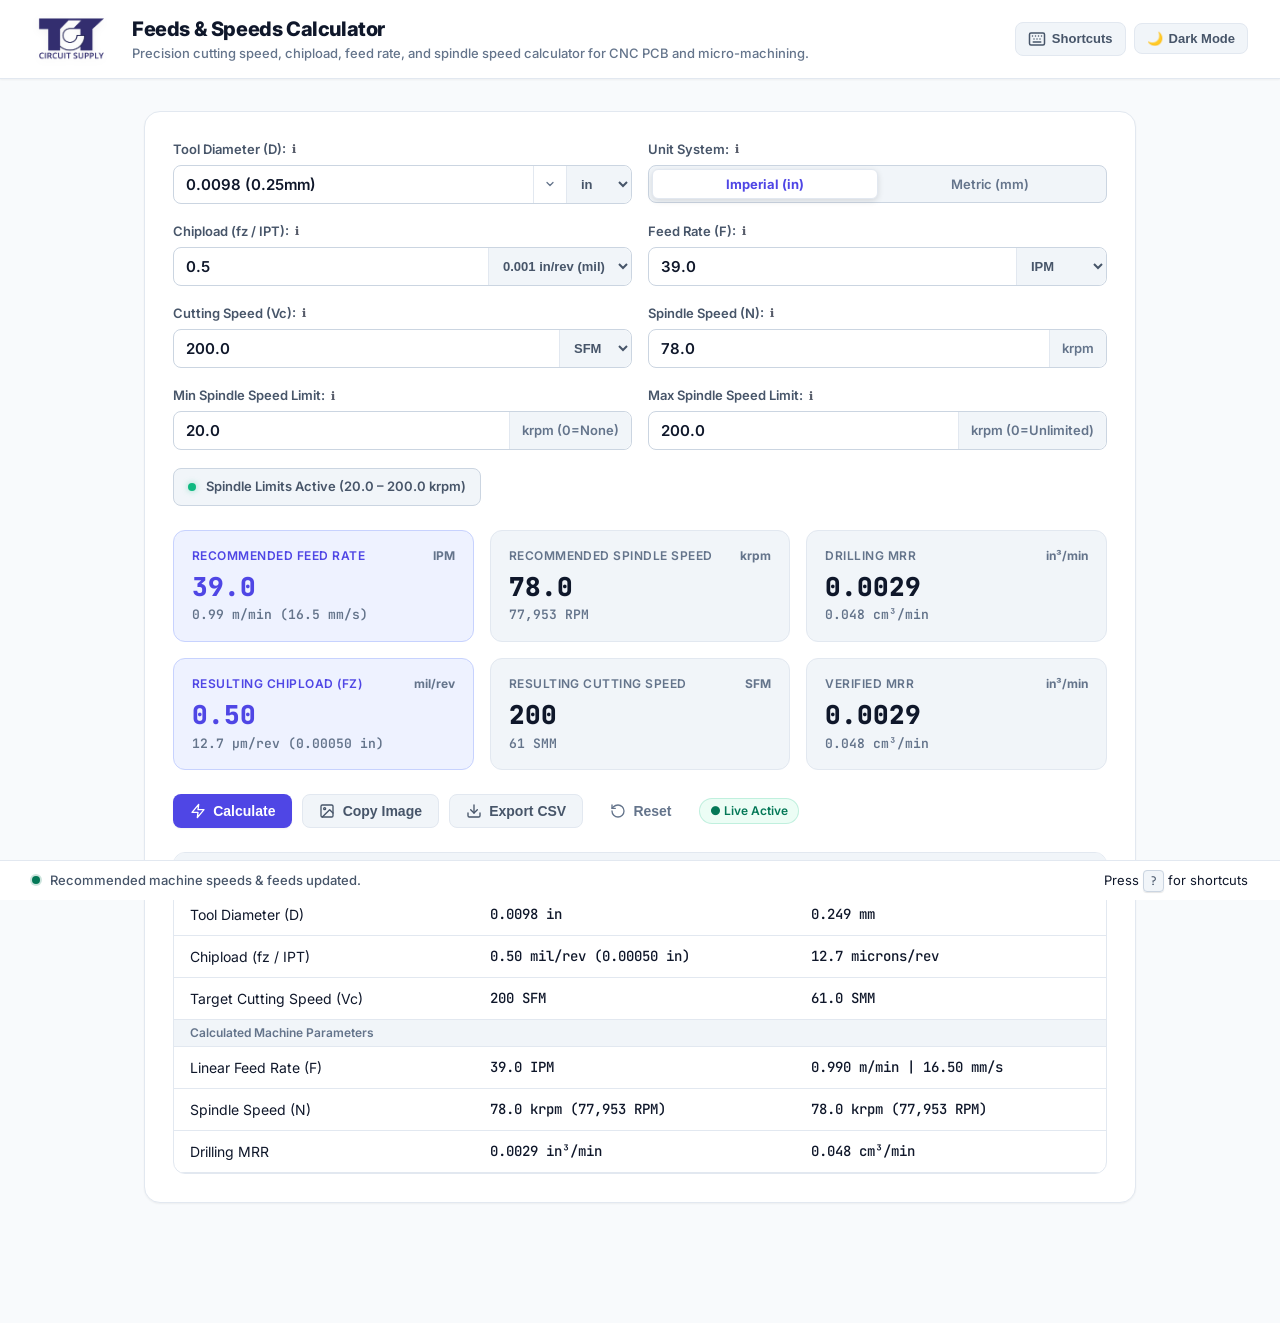
<file: index.html>
<!DOCTYPE html>
<html lang="en" data-device="unknown">
<head>
    <meta charset="UTF-8">
    <meta name="viewport" content="width=device-width, initial-scale=1.0">
    <title>TCT Feeds & Speeds Calculator | Engineering Portal</title>
    <link rel="icon" type="image/png" href="[data-uri]">
    <link rel="shortcut icon" type="image/png" href="[data-uri]">
    <link rel="apple-touch-icon" href="[data-uri]">
    <style>
/* ==========================================================================
   TCT Feeds & Speeds Calculator - Modern Engineering Design System
   ========================================================================== */

:root {
    /* Color Tokens (Light Theme) */
    --bg-page: #f8fafc;
    --bg-surface: #ffffff;
    --bg-surface-elevated: #ffffff;
    --bg-surface-muted: #f1f5f9;
    --bg-surface-hover: #e2e8f0;
    
    --text-primary: #0f172a;
    --text-secondary: #475569;
    --text-muted: #64748b;
    --text-inverse: #ffffff;
    
    --brand-primary: #4f46e5;
    --brand-primary-hover: #4338ca;
    --brand-primary-subtle: #eef2ff;
    --brand-primary-border: #c7d2fe;
    
    --accent-recommend: #0284c7;
    --accent-recommend-subtle: #f0f9ff;
    --accent-verify: #0d9488;
    --accent-verify-subtle: #f0fdfa;
    
    --border-subtle: #e2e8f0;
    --border-strong: #cbd5e1;
    --border-focus: #4f46e5;
    
    --state-warning-bg: #fffbeb;
    --state-warning-border: #fde68a;
    --state-warning-text: #b45309;
    --state-warning-icon: #f59e0b;
    
    --state-success-bg: #ecfdf5;
    --state-success-text: #047857;
    
    --shadow-sm: 0 1px 2px 0 rgba(0, 0, 0, 0.05);
    --shadow-md: 0 4px 6px -1px rgba(0, 0, 0, 0.07), 0 2px 4px -2px rgba(0, 0, 0, 0.05);
    --shadow-lg: 0 10px 15px -3px rgba(0, 0, 0, 0.08), 0 4px 6px -4px rgba(0, 0, 0, 0.04);
    --shadow-xl: 0 20px 25px -5px rgba(0, 0, 0, 0.1), 0 8px 10px -6px rgba(0, 0, 0, 0.04);

    --radius-sm: 0.375rem;
    --radius-md: 0.5rem;
    --radius-lg: 0.75rem;
    --radius-xl: 1rem;
    --radius-full: 9999px;
    
    --font-sans: 'Inter', system-ui, -apple-system, BlinkMacSystemFont, 'Segoe UI', Roboto, sans-serif;
    --font-mono: 'JetBrains Mono', ui-monospace, SFMono-Regular, Menlo, Monaco, Consolas, monospace;

    /* Responsive Breakpoints */
    --bp-tablet: 768px;
    --bp-desktop: 1024px;
}

[data-theme="dark"] {
    /* Color Tokens (Dark Theme) */
    --bg-page: #0b0f19;
    --bg-surface: #131b2e;
    --bg-surface-elevated: #1a243b;
    --bg-surface-muted: #1e293b;
    --bg-surface-hover: #27354f;
    
    --text-primary: #f8fafc;
    --text-secondary: #cbd5e1;
    --text-muted: #94a3b8;
    --text-inverse: #0f172a;
    
    --brand-primary: #6366f1;
    --brand-primary-hover: #818cf8;
    --brand-primary-subtle: #1e1b4b;
    --brand-primary-border: #3730a3;
    
    --accent-recommend: #38bdf8;
    --accent-recommend-subtle: #082f49;
    --accent-verify: #2dd4bf;
    --accent-verify-subtle: #042f2e;
    
    --border-subtle: #1e293b;
    --border-strong: #334155;
    --border-focus: #818cf8;
    
    --state-warning-bg: #451a03;
    --state-warning-border: #78350f;
    --state-warning-text: #fde68a;
    --state-warning-icon: #fbbf24;
    
    --state-success-bg: #064e3b;
    --state-success-text: #a7f3d0;
    
    --shadow-sm: 0 1px 2px 0 rgba(0, 0, 0, 0.4);
    --shadow-md: 0 4px 6px -1px rgba(0, 0, 0, 0.5);
    --shadow-lg: 0 10px 15px -3px rgba(0, 0, 0, 0.6);
    --shadow-xl: 0 20px 25px -5px rgba(0, 0, 0, 0.7);
}

/* Reset & Base Setup */
*, *::before, *::after {
    box-sizing: border-box;
    margin: 0;
    padding: 0;
}

body {
    font-family: var(--font-sans);
    background-color: var(--bg-page);
    color: var(--text-primary);
    line-height: 1.5;
    min-height: 100vh;
    display: flex;
    flex-direction: column;
    -webkit-font-smoothing: antialiased;
    transition: background-color 0.25s ease, color 0.25s ease;
}

/* Focus Accessibility Styling */
*:focus-visible {
    outline: 2px solid var(--border-focus);
    outline-offset: 2px;
}

/* ==========================================================================
   Header & Navigation
   ========================================================================== */

.app-header {
    background-color: var(--bg-surface);
    border-bottom: 1px solid var(--border-subtle);
    padding: 0.875rem 2rem;
    position: sticky;
    top: 0;
    z-index: 40;
    box-shadow: var(--shadow-sm);
}

.header-container {
    max-width: 1440px;
    margin: 0 auto;
    display: flex;
    justify-content: space-between;
    align-items: center;
    gap: 1.5rem;
}

.brand-area {
    display: flex;
    align-items: center;
    gap: 1.25rem;
}

.brand-logo {
    height: 44px;
    width: auto;
    object-fit: contain;
    filter: drop-shadow(0 2px 4px rgba(0, 0, 0, 0.05));
}

.brand-titles h1 {
    font-size: 1.25rem;
    font-weight: 800;
    letter-spacing: -0.02em;
    color: var(--text-primary);
}

.brand-titles .subtitle {
    font-size: 0.8125rem;
    color: var(--text-muted);
    font-weight: 500;
}

.header-controls {
    display: flex;
    align-items: center;
    gap: 1rem;
}

/* Global Unit Slider Switcher */
.unit-slider-switch {
    position: relative;
    display: flex;
    width: 100%;
    user-select: none;
}

.unit-slider-input {
    position: absolute;
    opacity: 0;
    width: 0;
    height: 0;
    pointer-events: none;
}

.unit-slider-label {
    display: flex;
    align-items: center;
    position: relative;
    width: 100%;
    height: 38px;
    background-color: var(--bg-surface-muted);
    border: 1px solid var(--border-strong);
    border-radius: var(--radius-md);
    cursor: pointer;
    padding: 3px;
    box-sizing: border-box;
    transition: all 0.25s ease;
}

.unit-slider-label:hover {
    border-color: var(--border-focus);
    background-color: var(--bg-surface-hover);
}

.unit-slider-opt {
    position: relative;
    z-index: 3;
    flex: 1;
    text-align: center;
    font-size: 0.8125rem;
    font-weight: 600;
    color: var(--text-muted);
    transition: color 0.25s ease;
    cursor: pointer;
    line-height: 30px;
    user-select: none;
}

.unit-slider-opt.active {
    color: var(--text-primary);
    font-weight: 700;
}

.unit-slider-thumb {
    position: absolute;
    top: 3px;
    left: 3px;
    width: calc(50% - 3px);
    height: 30px;
    background: var(--bg-surface);
    border: 1px solid var(--border-subtle);
    border-radius: var(--radius-sm);
    box-shadow: 0 2px 6px rgba(0, 0, 0, 0.12);
    z-index: 2;
    transition: transform 0.28s cubic-bezier(0.4, 0, 0.2, 1), background-color 0.25s ease, box-shadow 0.25s ease;
}

/* Checked state = Metric */
.unit-slider-input:checked + .unit-slider-label .unit-slider-thumb {
    transform: translateX(100%);
}

.unit-slider-input:checked + .unit-slider-label .opt-metric {
    color: var(--brand-primary);
    font-weight: 700;
}

.unit-slider-input:not(:checked) + .unit-slider-label .opt-imperial,
.unit-slider-input:not(:checked) + .unit-slider-label .opt-inches {
    color: var(--brand-primary);
    font-weight: 700;
}

[data-theme="dark"] .unit-slider-thumb {
    background: #242b35;
    border-color: rgba(255, 255, 255, 0.12);
    box-shadow: 0 2px 8px rgba(0, 0, 0, 0.4);
}

/* Utilities */
.utility-actions {
    display: flex;
    align-items: center;
    gap: 0.5rem;
}

.btn-utility {
    display: flex;
    align-items: center;
    gap: 0.375rem;
    background-color: var(--bg-surface-muted);
    border: 1px solid var(--border-subtle);
    color: var(--text-secondary);
    padding: 0.45rem 0.75rem;
    border-radius: var(--radius-md);
    font-size: 0.8125rem;
    font-weight: 600;
    cursor: pointer;
    transition: all 0.2s ease;
}

.btn-utility:hover {
    background-color: var(--bg-surface-hover);
    color: var(--text-primary);
    border-color: var(--border-strong);
}

/* Workflow Navigation Tabs */
.workflow-nav {
    background-color: var(--bg-surface);
    border-bottom: 1px solid var(--border-subtle);
    padding: 0.5rem 2rem;
}

.nav-container {
    max-width: 1440px;
    margin: 0 auto;
    display: flex;
    justify-content: space-between;
    align-items: center;
}

.mode-tabs {
    display: flex;
    gap: 0.5rem;
}

.mode-tab {
    display: flex;
    align-items: center;
    gap: 0.5rem;
    padding: 0.5rem 1rem;
    border-radius: var(--radius-lg);
    border: 1px solid transparent;
    background: transparent;
    color: var(--text-secondary);
    font-size: 0.875rem;
    font-weight: 600;
    cursor: pointer;
    transition: all 0.2s ease;
}

.mode-tab:hover {
    background-color: var(--bg-surface-muted);
    color: var(--text-primary);
}

.mode-tab.active {
    background-color: var(--brand-primary-subtle);
    color: var(--brand-primary);
    border-color: var(--brand-primary-border);
}

.tab-badge {
    font-size: 0.7rem;
    font-weight: 500;
    padding: 0.125rem 0.375rem;
    border-radius: var(--radius-sm);
    background-color: var(--bg-surface-muted);
    color: var(--text-muted);
}

.mode-tab.active .tab-badge {
    background-color: var(--bg-surface);
    color: var(--brand-primary);
}

.sync-indicator {
    display: flex;
    align-items: center;
    gap: 0.375rem;
    font-size: 0.75rem;
    font-weight: 600;
    color: var(--state-success-text);
    background-color: var(--state-success-bg);
    padding: 0.25rem 0.625rem;
    border-radius: var(--radius-full);
}

/* ==========================================================================
   Main Content Layout
   ========================================================================== */

.main-container {
    flex: 1;
    max-width: 1040px;
    width: 100%;
    margin: 1.5rem auto;
    padding: 0 1.5rem;
}

.panels-grid {
    display: flex;
    justify-content: center;
    width: 100%;
}

.panels-grid .card-panel {
    width: 100%;
}

/* Panel Card */
.card-panel {
    background-color: var(--bg-surface);
    border: 1px solid var(--border-subtle);
    border-radius: var(--radius-xl);
    padding: 1.75rem;
    box-shadow: var(--shadow-sm);
    display: flex;
    flex-direction: column;
    gap: 1.5rem;
    transition: transform 0.2s ease, box-shadow 0.2s ease;
}

.card-panel.panel-hidden {
    display: none;
}

.panel-header {
    display: flex;
    justify-content: space-between;
    align-items: flex-start;
    border-bottom: 1px solid var(--border-subtle);
    padding-bottom: 1rem;
}

.panel-title-area {
    display: flex;
    align-items: center;
    gap: 0.875rem;
}

.workflow-icon {
    font-size: 1.5rem;
    padding: 0.5rem;
    border-radius: var(--radius-lg);
    background-color: var(--bg-surface-muted);
    display: flex;
    align-items: center;
    justify-content: center;
}

.recommend-icon {
    background-color: var(--accent-recommend-subtle);
    color: var(--accent-recommend);
}

.verify-icon {
    background-color: var(--accent-verify-subtle);
    color: var(--accent-verify);
}

.panel-title-area h2 {
    font-size: 1.125rem;
    font-weight: 700;
    color: var(--text-primary);
}

.panel-desc {
    font-size: 0.8125rem;
    color: var(--text-muted);
    margin-top: 0.125rem;
}

.status-chip {
    display: inline-flex;
    align-items: center;
    gap: 0.35rem;
    font-size: 0.75rem;
    font-weight: 600;
    padding: 0.35rem 0.65rem;
    border-radius: var(--radius-full);
    line-height: 1;
}

.live-chip {
    background-color: var(--state-success-bg);
    color: var(--state-success-text);
    border: 1px solid rgba(16, 185, 129, 0.2);
}

/* ==========================================================================
   Form Controls & Inputs
   ========================================================================== */

.config-section {
    display: flex;
    flex-direction: column;
    gap: 1.125rem;
}

.form-row {
    display: flex;
    flex-direction: column;
    gap: 0.375rem;
}

.form-row-grid {
    display: grid;
    grid-template-columns: 1fr 1fr;
    gap: 1rem;
}

.form-row-compact {
    display: flex;
    flex-direction: column;
    gap: 0.375rem;
}

.label-with-tip {
    display: flex;
    align-items: center;
    gap: 0.375rem;
}

.label-with-tip label, .form-row-compact label {
    font-size: 0.8125rem;
    font-weight: 600;
    color: var(--text-secondary);
}

.info-tip {
    font-size: 0.75rem;
    cursor: help;
    opacity: 0.7;
    transition: opacity 0.2s ease;
}

.info-tip:hover {
    opacity: 1;
}

.input-with-unit {
    display: flex;
    position: relative;
    border: 1px solid var(--border-strong);
    border-radius: var(--radius-md);
    background-color: var(--bg-surface);
    transition: border-color 0.2s ease, box-shadow 0.2s ease;
}

.input-with-unit:focus-within {
    border-color: var(--border-focus);
    box-shadow: 0 0 0 3px rgba(79, 70, 229, 0.15);
}

.form-input {
    flex: 1;
    border: none;
    background: transparent;
    padding: 0.55rem 0.75rem;
    font-family: var(--font-sans);
    font-size: 0.9375rem;
    font-weight: 600;
    color: var(--text-primary);
    outline: none;
    min-width: 0;
}

.form-select, .material-select {
    width: 100%;
    padding: 0.55rem 0.75rem;
    border: 1px solid var(--border-strong);
    border-radius: var(--radius-md);
    background-color: var(--bg-surface);
    color: var(--text-primary);
    font-family: var(--font-sans);
    font-size: 0.875rem;
    font-weight: 500;
    outline: none;
    transition: border-color 0.2s ease, box-shadow 0.2s ease;
}

.form-select:focus, .material-select:focus {
    border-color: var(--border-focus);
    box-shadow: 0 0 0 3px rgba(79, 70, 229, 0.15);
}

/* Searchable CSV Autocomplete Component */
.searchable-csv-wrapper {
    position: relative;
    width: 100%;
}

.searchable-input-box {
    display: flex;
    position: relative;
    border: 1px solid var(--border-strong);
    border-radius: var(--radius-md);
    background-color: var(--bg-surface);
    transition: border-color 0.2s ease, box-shadow 0.2s ease;
}

.searchable-input-box:focus-within {
    border-color: var(--border-focus);
    box-shadow: 0 0 0 3px rgba(79, 70, 229, 0.15);
}

.searchable-input {
    flex: 1;
    border: none;
    background: transparent;
    padding: 0.55rem 0.75rem;
    font-family: var(--font-sans);
    font-size: 0.9375rem;
    font-weight: 600;
    color: var(--text-primary);
    outline: none;
    min-width: 0;
}

.searchable-toggle-btn {
    display: flex;
    align-items: center;
    justify-content: center;
    padding: 0 0.625rem;
    background: transparent;
    border: none;
    border-left: 1px solid var(--border-subtle);
    color: var(--text-muted);
    cursor: pointer;
    transition: color 0.15s ease, background-color 0.15s ease;
}

.searchable-toggle-btn:hover {
    color: var(--text-primary);
    background-color: var(--bg-surface-hover);
}

.searchable-toggle-btn.open svg {
    transform: rotate(180deg);
}

/* Searchable Popup */
.searchable-popup {
    position: absolute;
    top: calc(100% + 4px);
    left: 0;
    right: 0;
    background-color: var(--bg-surface);
    border: 1px solid var(--border-strong);
    border-radius: var(--radius-lg);
    box-shadow: var(--shadow-xl);
    z-index: 1000;
    max-height: 250px;
    overflow-y: auto;
    animation: popupFadeIn 0.15s ease-out;
}

@keyframes popupFadeIn {
    from {
        opacity: 0;
        transform: translateY(-4px);
    }
    to {
        opacity: 1;
        transform: translateY(0);
    }
}

.searchable-list {
    list-style: none;
    margin: 0;
    padding: 0.25rem 0;
}

.searchable-item {
    display: flex;
    align-items: center;
    justify-content: space-between;
    padding: 0.5rem 0.875rem;
    font-size: 0.875rem;
    font-weight: 500;
    color: var(--text-primary);
    cursor: pointer;
    transition: background-color 0.1s ease, color 0.1s ease;
}

.searchable-item:hover, .searchable-item.active {
    background-color: var(--bg-surface-hover);
    color: var(--brand-primary);
}

.searchable-item.selected {
    background-color: var(--accent-recommend-subtle);
    font-weight: 700;
}

.searchable-item.custom-item {
    border-top: 1px dashed var(--border-subtle);
    color: var(--brand-primary);
    font-style: italic;
    background-color: var(--bg-surface-muted);
}

.searchable-item.custom-item:hover, .searchable-item.custom-item.active {
    background-color: var(--brand-primary);
    color: #ffffff;
}

.searchable-item .item-badge {
    font-size: 0.6875rem;
    font-weight: 700;
    padding: 0.125rem 0.375rem;
    border-radius: var(--radius-sm);
    background-color: var(--bg-surface-muted);
    color: var(--text-secondary);
}

.searchable-item:hover .item-badge, .searchable-item.active .item-badge {
    background-color: var(--border-focus);
    color: #ffffff;
}

.match-hl {
    background: transparent;
    color: var(--brand-primary);
    font-weight: 700;
    text-decoration: underline;
}

.searchable-item.active .match-hl {
    color: inherit;
}

.searchable-empty {
    padding: 0.75rem 1rem;
    font-size: 0.8125rem;
    color: var(--text-muted);
    text-align: center;
}

.unit-select {
    border: none;
    border-left: 1px solid var(--border-subtle);
    background-color: var(--bg-surface-muted);
    color: var(--text-secondary);
    font-size: 0.8125rem;
    font-weight: 600;
    padding: 0 0.625rem;
    border-top-right-radius: var(--radius-md);
    border-bottom-right-radius: var(--radius-md);
    outline: none;
    cursor: pointer;
}

.unit-static {
    display: flex;
    align-items: center;
    border-left: 1px solid var(--border-subtle);
    background-color: var(--bg-surface-muted);
    color: var(--text-muted);
    font-size: 0.8125rem;
    font-weight: 600;
    padding: 0 0.75rem;
    white-space: nowrap;
    border-top-right-radius: var(--radius-md);
    border-bottom-right-radius: var(--radius-md);
}

/* Advanced Tool Geometry Accordion (Hidden) */
.advanced-details {
    display: none !important;
    background-color: var(--bg-surface-muted);
    border: 1px solid var(--border-subtle);
    border-radius: var(--radius-lg);
    overflow: hidden;
    transition: all 0.2s ease;
}

.advanced-summary {
    display: flex;
    justify-content: space-between;
    align-items: center;
    padding: 0.625rem 1rem;
    font-size: 0.8125rem;
    font-weight: 600;
    color: var(--text-secondary);
    cursor: pointer;
    user-select: none;
}

.advanced-summary:hover {
    color: var(--text-primary);
    background-color: var(--bg-surface-hover);
}

.summary-title {
    display: flex;
    align-items: center;
    gap: 0.375rem;
}

.summary-badge {
    font-size: 0.75rem;
    font-weight: 500;
    color: var(--text-muted);
}

/* Safeguard Status Indicator Pill */
.safeguard-status-row {
    display: flex;
    width: 100%;
}

.safeguard-status-pill {
    display: flex;
    align-items: center;
    gap: 0.625rem;
    height: 38px;
    padding: 0 0.875rem;
    background-color: var(--bg-surface-muted);
    border: 1px solid var(--border-strong);
    border-radius: var(--radius-md);
    font-size: 0.8125rem;
    font-weight: 600;
    color: var(--text-secondary);
    user-select: none;
    box-sizing: border-box;
    transition: all 0.2s ease;
}

.safeguard-dot {
    width: 8px;
    height: 8px;
    border-radius: var(--radius-full);
    background-color: var(--text-muted);
    flex-shrink: 0;
    transition: background-color 0.2s ease, box-shadow 0.2s ease;
}

.safeguard-dot.active {
    background-color: #10b981;
    box-shadow: 0 0 6px rgba(16, 185, 129, 0.4);
}

.safeguard-dot.capped {
    background-color: #f59e0b;
    box-shadow: 0 0 6px rgba(245, 158, 11, 0.5);
}

.safeguard-dot.unlimited {
    background-color: var(--brand-primary);
    box-shadow: 0 0 6px rgba(79, 70, 229, 0.4);
}

/* Spindle Capping Warning Callout */
.capping-callout {
    background-color: var(--state-warning-bg);
    border: 1px solid var(--state-warning-border);
    border-radius: var(--radius-lg);
    padding: 1rem;
    display: flex;
    flex-direction: column;
    gap: 0.625rem;
    animation: fadeIn 0.3s ease;
}

.capping-callout.hidden {
    display: none;
}

.callout-header {
    display: flex;
    align-items: center;
    gap: 0.5rem;
    color: var(--state-warning-text);
    font-size: 0.875rem;
}

.callout-text {
    font-size: 0.8125rem;
    color: var(--state-warning-text);
    line-height: 1.4;
}

.capping-metrics-grid {
    display: grid;
    grid-template-columns: repeat(auto-fit, minmax(130px, 1fr));
    gap: 0.5rem;
    margin-top: 0.25rem;
}

.capping-metric-tile {
    background-color: rgba(255, 255, 255, 0.6);
    border: 1px solid var(--state-warning-border);
    border-radius: var(--radius-sm);
    padding: 0.375rem 0.5rem;
    display: flex;
    flex-direction: column;
}

[data-theme="dark"] .capping-metric-tile {
    background-color: rgba(0, 0, 0, 0.25);
}

.cap-tile-label {
    font-size: 0.6875rem;
    font-weight: 600;
    color: var(--state-warning-text);
}

.cap-tile-val {
    font-family: var(--font-mono);
    font-size: 0.875rem;
    font-weight: 700;
    color: var(--state-warning-text);
}

/* ==========================================================================
   Output KPI Cards
   ========================================================================== */

.kpi-cards-grid {
    display: grid;
    grid-template-columns: repeat(3, 1fr);
    gap: 1rem;
}

@media (max-width: 768px) {
    .kpi-cards-grid {
        grid-template-columns: 1fr;
    }
}

.kpi-card {
    background-color: var(--bg-surface-muted);
    border: 1px solid var(--border-subtle);
    border-radius: var(--radius-lg);
    padding: 1rem 1.125rem;
    display: flex;
    flex-direction: column;
    justify-content: space-between;
    gap: 0.5rem;
    transition: transform 0.2s ease, border-color 0.2s ease;
}

.kpi-card.highlight-kpi {
    background-color: var(--brand-primary-subtle);
    border-color: var(--brand-primary-border);
}

.kpi-header {
    display: flex;
    justify-content: space-between;
    align-items: center;
}

.kpi-label {
    font-size: 0.75rem;
    font-weight: 600;
    color: var(--text-muted);
    text-transform: uppercase;
    letter-spacing: 0.04em;
}

.kpi-card.highlight-kpi .kpi-label {
    color: var(--brand-primary);
}

.kpi-unit {
    font-size: 0.75rem;
    font-weight: 700;
    color: var(--text-muted);
}

.kpi-value-row {
    display: flex;
    flex-direction: column;
}

.kpi-main-val {
    font-family: var(--font-mono);
    font-size: 1.625rem;
    font-weight: 800;
    color: var(--text-primary);
    line-height: 1.1;
}

.kpi-card.highlight-kpi .kpi-main-val {
    color: var(--brand-primary);
}

.kpi-sub-val {
    font-family: var(--font-mono);
    font-size: 0.8125rem;
    font-weight: 600;
    color: var(--text-muted);
    margin-top: 0.25rem;
}

/* ==========================================================================
   Action Toolbar / Dock
   ========================================================================== */

.actions-dock {
    display: flex;
    align-items: center;
    gap: 0.625rem;
    flex-wrap: wrap;
}

.btn {
    display: inline-flex;
    align-items: center;
    gap: 0.45rem;
    padding: 0.5rem 1rem;
    border-radius: var(--radius-md);
    font-size: 0.875rem;
    font-weight: 600;
    cursor: pointer;
    transition: all 0.15s ease;
    border: 1px solid transparent;
}

.btn-primary {
    background-color: var(--brand-primary);
    color: var(--text-inverse);
    box-shadow: var(--shadow-sm);
}

.btn-primary:hover {
    background-color: var(--brand-primary-hover);
    box-shadow: var(--shadow-md);
}

.btn-secondary {
    background-color: var(--bg-surface-muted);
    color: var(--text-secondary);
    border-color: var(--border-subtle);
}

.btn-secondary:hover {
    background-color: var(--bg-surface-hover);
    color: var(--text-primary);
    border-color: var(--border-strong);
}

.btn-ghost {
    background-color: transparent;
    color: var(--text-muted);
    border-color: transparent;
}

.btn-ghost:hover {
    background-color: var(--bg-surface-muted);
    color: var(--text-primary);
}

/* ==========================================================================
   Engineering Results Table
   ========================================================================== */

.table-wrapper {
    overflow-x: auto;
    border: 1px solid var(--border-subtle);
    border-radius: var(--radius-lg);
    background-color: var(--bg-surface);
}

.engineering-table {
    width: 100%;
    border-collapse: collapse;
    font-size: 0.875rem;
}

.engineering-table th, .engineering-table td {
    padding: 0.625rem 1rem;
    text-align: left;
    border-bottom: 1px solid var(--border-subtle);
}

.engineering-table th {
    background-color: var(--bg-surface-muted);
    color: var(--text-secondary);
    font-weight: 700;
    font-size: 0.8125rem;
    text-transform: uppercase;
    letter-spacing: 0.03em;
}

.engineering-table tbody tr:hover {
    background-color: var(--bg-surface-muted);
}

.engineering-table td:nth-child(2), .engineering-table td:nth-child(3) {
    font-family: var(--font-mono);
    font-weight: 500;
}

.engineering-table tr.divider-row td {
    background-color: var(--bg-surface-muted);
    padding: 0.25rem 1rem;
    font-size: 0.75rem;
    color: var(--text-muted);
    font-weight: 600;
}

/* ==========================================================================
   Status Bar & Modals
   ========================================================================== */

.app-status-bar {
    background-color: var(--bg-surface);
    border-top: 1px solid var(--border-subtle);
    padding: 0.625rem 2rem;
    position: sticky;
    bottom: 0;
    z-index: 30;
    display: flex;
    justify-content: space-between;
    align-items: center;
    font-size: 0.8125rem;
}

.status-content {
    display: flex;
    align-items: center;
    gap: 0.625rem;
    color: var(--text-secondary);
    font-weight: 500;
}

.status-pulse {
    width: 8px;
    height: 8px;
    border-radius: var(--radius-full);
    background-color: var(--state-success-text);
    box-shadow: 0 0 0 2px rgba(4, 120, 87, 0.2);
    animation: pulse 2s infinite;
}

.status-shortcuts-hint kbd, .shortcut-item kbd {
    background-color: var(--bg-surface-muted);
    border: 1px solid var(--border-strong);
    border-radius: 4px;
    padding: 0.125rem 0.375rem;
    font-family: var(--font-mono);
    font-size: 0.75rem;
    color: var(--text-secondary);
    box-shadow: 0 1px 1px rgba(0, 0, 0, 0.1);
}

/* Toast Notifications */
.toast-container {
    position: fixed;
    bottom: 3.5rem;
    right: 2rem;
    display: flex;
    flex-direction: column;
    gap: 0.5rem;
    z-index: 100;
    pointer-events: none;
}

.toast {
    background-color: var(--bg-surface-elevated);
    border: 1px solid var(--border-strong);
    box-shadow: var(--shadow-lg);
    color: var(--text-primary);
    padding: 0.75rem 1.125rem;
    border-radius: var(--radius-lg);
    font-size: 0.875rem;
    font-weight: 500;
    display: flex;
    align-items: center;
    gap: 0.75rem;
    pointer-events: auto;
    animation: toastSlideIn 0.25s cubic-bezier(0.16, 1, 0.3, 1);
}

.toast.toast-success {
    border-left: 4px solid var(--state-success-text);
}

.toast-undo-btn {
    background-color: var(--brand-primary);
    color: var(--text-inverse);
    border: none;
    border-radius: var(--radius-sm);
    padding: 0.25rem 0.5rem;
    font-size: 0.75rem;
    font-weight: 700;
    cursor: pointer;
}

/* Shortcuts Modal */
.modal-overlay {
    position: fixed;
    inset: 0;
    background-color: rgba(0, 0, 0, 0.5);
    backdrop-filter: blur(4px);
    display: flex;
    align-items: center;
    justify-content: center;
    z-index: 90;
    animation: fadeIn 0.2s ease;
}

.modal-overlay.hidden {
    display: none;
}

.modal-card {
    background-color: var(--bg-surface);
    border: 1px solid var(--border-strong);
    border-radius: var(--radius-xl);
    box-shadow: var(--shadow-xl);
    width: 90%;
    max-width: 520px;
    overflow: hidden;
}

.modal-header {
    display: flex;
    justify-content: space-between;
    align-items: center;
    padding: 1.25rem 1.5rem;
    border-bottom: 1px solid var(--border-subtle);
}

.modal-title-wrap {
    display: flex;
    align-items: center;
    gap: 0.625rem;
    color: var(--text-primary);
}

.modal-title-wrap h3 {
    font-size: 1rem;
    font-weight: 700;
}

.modal-close-btn {
    background: transparent;
    border: none;
    color: var(--text-muted);
    font-size: 1.25rem;
    cursor: pointer;
    padding: 0.25rem;
}

.modal-close-btn:hover {
    color: var(--text-primary);
}

.modal-body {
    padding: 1.5rem;
}

.shortcut-list {
    display: flex;
    flex-direction: column;
    gap: 0.875rem;
}

.shortcut-item {
    display: flex;
    justify-content: space-between;
    align-items: center;
    font-size: 0.875rem;
    color: var(--text-secondary);
}

/* Animations */
@keyframes fadeIn {
    from { opacity: 0; }
    to { opacity: 1; }
}

@keyframes pulse {
    0%, 100% { opacity: 1; transform: scale(1); }
    50% { opacity: 0.5; transform: scale(0.9); }
}

@keyframes toastSlideIn {
    from { opacity: 0; transform: translateY(12px) scale(0.95); }
    to { opacity: 1; transform: translateY(0) scale(1); }
}

/* ==========================================================================
   Responsive Design & Device Dataset Layout Rules
   Reference: responsive-design-implementation.md
   ========================================================================== */

/* ---------- Mobile Layout (< 768px) & html[data-device="mobile"] ---------- */
@media (max-width: 767px), html[data-device="mobile"] {
    /* Eliminate Top Header on Mobile */
    .app-header {
        display: none !important;
    }

    /* Eliminate Panel Header (Icon, Title, Description, Live Badge) on Mobile */
    .panel-header {
        display: none !important;
    }

    .main-container {
        padding: 0.5rem 0.5rem 4.5rem;
    }

    .card-panel,
    .calc-panel {
        padding: 0.875rem 0.75rem;
        border-radius: var(--radius-lg);
    }

    .form-row-grid {
        grid-template-columns: repeat(2, minmax(0, 1fr));
        gap: 0.625rem 0.5rem;
        margin-bottom: 0.625rem;
    }

    .form-row-compact {
        min-width: 0;
    }

    .label-with-tip {
        margin-bottom: 0.25rem;
    }

    .label-with-tip label {
        font-size: 0.75rem;
        font-weight: 600;
        white-space: nowrap;
        overflow: hidden;
        text-overflow: ellipsis;
    }

    .label-with-tip .info-tip {
        display: none;
    }

    .input-with-unit,
    .searchable-input-box {
        min-width: 0;
    }

    .form-input {
        font-size: 0.8125rem;
        padding: 0.4rem 0.45rem;
    }

    .unit-select {
        padding: 0 0.25rem;
        font-size: 0.6875rem;
        max-width: 72px;
    }

    .unit-static {
        padding: 0 0.4rem;
        font-size: 0.75rem;
    }

    .unit-slider-switch {
        width: 100%;
        height: 36px;
    }

    .unit-slider-label {
        font-size: 0.6875rem;
        height: 36px;
        min-height: 36px;
    }

    .unit-slider-opt {
        font-size: 0.6875rem;
        padding: 0 0.25rem;
    }

    .unit-slider-thumb {
        height: 28px;
    }

    .kpi-cards-grid {
        grid-template-columns: 1fr;
        gap: 0.625rem;
    }

    .kpi-card {
        padding: 0.875rem 1rem;
    }

    .kpi-main-val {
        font-size: 1.5rem;
    }

    .actions-dock {
        display: grid;
        grid-template-columns: 1fr 1fr;
        gap: 0.5rem;
    }

    .actions-dock .btn {
        width: 100%;
        justify-content: center;
        padding: 0.625rem 0.5rem;
        font-size: 0.8125rem;
    }

    .actions-dock .status-chip {
        grid-column: span 2;
        justify-self: center;
        margin-top: 0.25rem;
    }

    .safeguard-status-pill {
        height: auto;
        padding: 0.625rem 0.75rem;
        font-size: 0.75rem;
        flex-wrap: wrap;
    }

    .capping-metrics-grid {
        grid-template-columns: 1fr;
    }

    .table-wrapper {
        border-radius: var(--radius-md);
        -webkit-overflow-scrolling: touch;
    }

    .engineering-table {
        min-width: 520px;
    }

    .app-status-bar {
        padding: 0.5rem 1rem;
        flex-direction: column;
        gap: 0.25rem;
        align-items: flex-start;
    }

    .status-shortcuts-hint {
        display: none;
    }

    .toast-container {
        right: 1rem;
        bottom: 3.25rem;
        left: 1rem;
    }

    .toast {
        width: 100%;
        font-size: 0.8125rem;
        padding: 0.625rem 0.875rem;
    }
}

/* ---------- Tablet Layout (768px - 1023px) & html[data-device="tablet"] ---------- */
@media (min-width: 768px) and (max-width: 1023px), html[data-device="tablet"] {
    .main-container {
        padding: 1.25rem 1.25rem 4.5rem;
        max-width: 100%;
    }

    .calc-panel {
        padding: 1.5rem;
    }

    .kpi-cards-grid {
        grid-template-columns: repeat(3, 1fr);
        gap: 0.75rem;
    }

    .actions-dock {
        flex-wrap: wrap;
    }
}

/* ---------- Desktop Layout (>= 1024px) & html[data-device="desktop"] ---------- */
@media (min-width: 1024px), html[data-device="desktop"] {
    .main-container {
        max-width: 1040px;
        margin: 0 auto;
        padding: 2rem 1.5rem 5rem;
    }

    .calc-panel {
        padding: 2rem;
    }

    .kpi-cards-grid {
        grid-template-columns: repeat(3, 1fr);
        gap: 1rem;
    }
}

/* ---------- Touch Device Ergonomics: body[data-touch="true"] ---------- */
body[data-touch="true"] .btn,
body[data-touch="true"] .form-input,
body[data-touch="true"] .unit-select,
body[data-touch="true"] .searchable-toggle-btn {
    min-height: 42px;
}

body[data-touch="true"] .searchable-item {
    padding: 0.75rem 1rem;
    font-size: 0.9375rem;
}

body[data-touch="true"] .unit-slider-label {
    min-height: 40px;
}

/* ==========================================================================
   Adaptive Design (Approach 2, Variant 4A - Client-Side Device Branching)
   ========================================================================== */

/* ---------- Adaptive Mobile Card-Based Summary ---------- */
.adaptive-mobile-cards {
    display: flex;
    flex-direction: column;
    gap: 1rem;
    margin-top: 1.25rem;
}

.adaptive-card-group {
    background-color: var(--bg-surface-muted);
    border: 1px solid var(--border-subtle);
    border-radius: var(--radius-lg);
    overflow: hidden;
}

.adaptive-card-group-header {
    display: flex;
    align-items: center;
    gap: 0.5rem;
    padding: 0.625rem 1rem;
    background-color: var(--bg-surface-elevated);
    border-bottom: 1px solid var(--border-subtle);
}

.adaptive-card-group-header h4 {
    font-size: 0.8125rem;
    font-weight: 700;
    text-transform: uppercase;
    letter-spacing: 0.04em;
    color: var(--brand-primary);
}

.group-dot {
    width: 6px;
    height: 6px;
    border-radius: var(--radius-full);
    background-color: var(--brand-primary);
}

.adaptive-card-items {
    display: flex;
    flex-direction: column;
    padding: 0.5rem;
    gap: 0.375rem;
}

.adaptive-item-card {
    display: flex;
    justify-content: space-between;
    align-items: center;
    padding: 0.625rem 0.75rem;
    background-color: var(--bg-surface);
    border: 1px solid var(--border-subtle);
    border-radius: var(--radius-md);
    transition: transform 0.15s ease, border-color 0.15s ease;
}

.adaptive-item-card.item-highlight {
    border-left: 3px solid var(--brand-primary);
    background-color: var(--bg-surface-elevated);
}

.item-card-label {
    font-size: 0.8125rem;
    font-weight: 600;
    color: var(--text-primary);
    flex: 1;
}

.item-card-values {
    text-align: right;
}

.item-card-values .val-primary {
    font-family: var(--font-mono);
    font-size: 0.875rem;
    font-weight: 700;
    color: var(--brand-primary);
}

.item-card-values .val-secondary {
    font-size: 0.75rem;
    color: var(--text-muted);
}

.mobile-empty-card {
    padding: 1.5rem;
    text-align: center;
    background-color: var(--bg-surface-muted);
    border-radius: var(--radius-md);
    color: var(--text-muted);
    font-size: 0.875rem;
}

/* ---------- Adaptive Mobile Bottom Action Bar ---------- */
.adaptive-mobile-bottom-dock {
    position: fixed;
    bottom: 0;
    left: 0;
    right: 0;
    height: 60px;
    background-color: var(--bg-surface);
    border-top: 1px solid var(--border-strong);
    box-shadow: 0 -4px 14px rgba(0, 0, 0, 0.1);
    display: flex;
    align-items: center;
    justify-content: space-around;
    padding: 0 0.5rem;
    z-index: 1000;
    backdrop-filter: blur(8px);
}

.mobile-dock-btn {
    display: flex;
    flex-direction: column;
    align-items: center;
    justify-content: center;
    gap: 0.15rem;
    background: transparent;
    border: none;
    color: var(--text-secondary);
    font-size: 0.6875rem;
    font-weight: 600;
    cursor: pointer;
    flex: 1;
    height: 100%;
    padding: 0.25rem 0;
    transition: color 0.15s ease, transform 0.1s ease;
}

.mobile-dock-btn:active {
    transform: scale(0.92);
}

.mobile-dock-btn .dock-icon {
    font-size: 1.125rem;
}

.mobile-dock-btn.dock-btn-calc {
    color: var(--brand-primary);
}

.mobile-dock-btn.dock-btn-calc .dock-label {
    font-weight: 700;
}

/* Hide desktop table on mobile when adaptive summary is present */
html[data-device="mobile"] [data-component="desktop-table"] {
    display: none;
}

/* Hide mobile-only mounts on desktop & tablet */
html[data-device="desktop"] .adaptive-mobile-bottom-dock,
html[data-device="tablet"] .adaptive-mobile-bottom-dock,
html[data-device="desktop"] [data-mount="adaptive-summary"],
html[data-device="tablet"] [data-mount="adaptive-summary"],
html[data-device="desktop"] .mobile-bottom-brand,
html[data-device="tablet"] .mobile-bottom-brand {
    display: none !important;
}

/* ---------- Mobile Bottom Brand (Logo at Bottom of Screen) ---------- */
.mobile-bottom-brand {
    display: none;
}

html[data-device="mobile"] .mobile-bottom-brand {
    display: flex;
    flex-direction: column;
    align-items: center;
    justify-content: center;
    gap: 0.35rem;
    padding: 1.5rem 0.5rem 4.5rem;
    text-align: center;
}

.mobile-bottom-logo {
    height: 32px;
    width: auto;
    object-fit: contain;
    opacity: 0.9;
}

.mobile-bottom-tagline {
    font-size: 0.6875rem;
    color: var(--text-muted);
    font-weight: 500;
}

</style>
    <link rel="preconnect" href="https://fonts.googleapis.com">
    <link rel="preconnect" href="https://fonts.gstatic.com" crossorigin>
    <link href="https://fonts.googleapis.com/css2?family=Inter:wght@400;500;600;700;800&family=JetBrains+Mono:wght@500;700&display=swap" rel="stylesheet">
    
    <!-- Synchronous Inline Device Detection (Approach 2, Variant 4A - FOWC Prevention) -->
    <script>
        (function() {
            var isTouch = 'ontouchstart' in window || navigator.maxTouchPoints > 0;
            var w = window.innerWidth;
            var dev = (w < 768) ? 'mobile' : (w < 1024 ? 'tablet' : 'desktop');
            document.documentElement.dataset.device = dev;
        })();
    </script>
</head>
<body data-theme="light">
    <!-- Top Header -->
    <header class="app-header">
        <div class="header-container">
            <div class="brand-area">
                <img src="[data-uri]" alt="TCT Logo" class="brand-logo">
                <div class="brand-titles">
                    <h1>Feeds & Speeds Calculator</h1>
                    <p class="subtitle">Precision cutting speed, chipload, feed rate, and spindle speed calculator for CNC PCB and micro-machining.</p>
                </div>
            </div>

            <div class="header-controls">
                <!-- Utilities -->
                <div class="utility-actions">
                    <button id="btn-open-shortcuts" class="btn-utility" title="Keyboard Shortcuts (?)" aria-label="Keyboard Shortcuts" tabindex="-1">
                        <svg width="18" height="18" viewBox="0 0 24 24" fill="none" stroke="currentColor" stroke-width="2" stroke-linecap="round" stroke-linejoin="round"><rect x="2" y="4" width="20" height="16" rx="2"/><path d="M6 8h.001"/><path d="M10 8h.001"/><path d="M14 8h.001"/><path d="M18 8h.001"/><path d="M8 12h.001"/><path d="M12 12h.001"/><path d="M16 12h.001"/><path d="M7 16h10"/></svg>
                        <span>Shortcuts</span>
                    </button>
                    <button id="theme-toggle" class="btn-utility" title="Toggle Theme (Shift+D)" aria-label="Toggle Color Theme" tabindex="-1">
                        <span id="theme-icon">🌙</span>
                        <span id="theme-text">Dark Mode</span>
                    </button>
                </div>
            </div>
        </div>
    </header>

    <!-- Main Content Area -->
    <main class="main-container">
        <div class="panels-grid single-panel-layout" id="panels-wrapper">
            
            <!-- Unified Feeds & Speeds Calculator Panel -->
            <section class="card-panel" id="panel-recommend" role="region" aria-label="Feeds and Speeds Calculator">
                <!-- Setup Section -->
                <div class="config-section">
                    <!-- Top Row: Tool Diameter (Left) + Unit System (Right) -->
                    <div class="form-row-grid">
                        <div class="form-row-compact">
                            <div class="label-with-tip">
                                <label for="rev-dia">Tool Diameter (D):</label>
                                <span class="info-tip" title="Type to search standard sizes from diameter.csv, use arrow keys, or click dropdown arrow">ℹ️</span>
                            </div>
                            <div class="searchable-csv-wrapper" id="rev-dia-wrapper">
                                <div class="searchable-input-box">
                                    <input type="text" id="rev-dia" class="form-input searchable-input" placeholder="Type or select size..." value="0.0098 (0.25mm)" autocomplete="off" spellcheck="false" tabindex="1">
                                    <button type="button" class="searchable-toggle-btn" id="rev-dia-toggle" tabindex="-1" title="Show all diameter options" aria-label="Toggle diameter list">
                                        <svg width="12" height="12" viewBox="0 0 24 24" fill="none" stroke="currentColor" stroke-width="2.5" stroke-linecap="round" stroke-linejoin="round"><polyline points="6 9 12 15 18 9"/></svg>
                                    </button>
                                    <select id="rev-dia-unit" class="unit-select" aria-label="Tool Diameter Unit" tabindex="-1">
                                        <option value="in" selected>in</option>
                                        <option value="mm">mm</option>
                                    </select>
                                </div>
                                <div class="searchable-popup" id="rev-dia-popup" style="display: none;">
                                    <ul class="searchable-list" id="rev-dia-list" role="listbox"></ul>
                                </div>
                            </div>
                        </div>

                        <div class="form-row-compact">
                            <div class="label-with-tip">
                                <label>Unit System:</label>
                                <span class="info-tip" title="Toggle global units between Imperial and Metric">ℹ️</span>
                            </div>
                            <div class="unit-slider-switch" id="unit-slider-switch" title="Toggle between Imperial and Metric">
                                <input type="checkbox" id="unit-slider-checkbox" class="unit-slider-input" aria-label="Toggle measurement unit system" tabindex="-1">
                                <div class="unit-slider-label" id="unit-slider-label">
                                    <span class="unit-slider-opt opt-imperial opt-inches active" id="slider-opt-imperial">Imperial (in)</span>
                                    <span class="unit-slider-opt opt-metric" id="slider-opt-metric">Metric (mm)</span>
                                    <span class="unit-slider-thumb" id="unit-slider-thumb"></span>
                                </div>
                            </div>
                        </div>
                    </div>

                    <!-- Material Preset (Hidden) -->
                    <div class="form-row" id="row-rev-material" style="display: none;">
                        <div class="label-with-tip">
                            <label for="rev-material">Workpiece Material:</label>
                            <span class="info-tip" title="Auto-populates verified cutting speeds (SFM) and chip load (fz)">ℹ️</span>
                        </div>
                        <div class="input-full">
                            <select id="rev-material" class="form-select material-select" tabindex="-1">
                                <option value="FR4">FR4 (Standard PCB Substrate) — 400 SFM / 0.50 mil Chipload</option>
                                <option value="High Speed Digital">High Speed Digital (Megtron / Rogers) — 200 SFM / 0.50 mil</option>
                                <option value="Polyimide">Polyimide (Flex PCB / Rigid-Flex) — 200 SFM / 0.50 mil</option>
                                <option value="Teflon">Teflon (PTFE / RF High Frequency) — 200 SFM / 0.90 mil</option>
                                <option value="Custom" selected>Custom / Manual Parameter Entry</option>
                            </select>
                        </div>
                    </div>

                    <!-- Primary Parameters Row 1: Chipload (Left) + Feed Rate (Right) -->
                    <div class="form-row-grid">
                        <div class="form-row-compact">
                            <div class="label-with-tip">
                                <label for="rev-fz">Chipload (fz / IPT):</label>
                                <span class="info-tip" title="Feed per tooth / advance per revolution">ℹ️</span>
                            </div>
                            <div class="input-with-unit">
                                <input type="number" id="rev-fz" class="form-input" value="0.5" step="any" tabindex="2">
                                <select id="rev-fz-unit" class="unit-select" aria-label="Chipload Unit" tabindex="-1">
                                    <option value="0.001 in/rev">0.001 in/rev (mil)</option>
                                    <option value="micron/rev">µm/rev</option>
                                    <option value="in/tooth">in/tooth</option>
                                    <option value="mm/tooth">mm/tooth</option>
                                </select>
                            </div>
                        </div>

                        <div class="form-row-compact">
                            <div class="label-with-tip">
                                <label for="fwd-fr">Feed Rate (F):</label>
                                <span class="info-tip" title="CNC Table Linear Travel Rate">ℹ️</span>
                            </div>
                            <div class="input-with-unit">
                                <input type="number" id="fwd-fr" class="form-input" value="48.0" step="any" tabindex="4">
                                <select id="fwd-fr-unit" class="unit-select" aria-label="Feed Rate Unit" tabindex="-1">
                                    <option value="IPM">IPM</option>
                                    <option value="m/min">m/min</option>
                                    <option value="mm/sec">mm/sec</option>
                                </select>
                            </div>
                        </div>
                    </div>

                    <!-- Primary Parameters Row 2: Cutting Speed (Left) + Spindle Speed (Right) -->
                    <div class="form-row-grid">
                        <div class="form-row-compact">
                            <div class="label-with-tip">
                                <label for="rev-vc">Cutting Speed (Vc):</label>
                                <span class="info-tip" title="Surface cutting speed at the tool perimeter (SFM or m/min)">ℹ️</span>
                            </div>
                            <div class="input-with-unit">
                                <input type="number" id="rev-vc" class="form-input" value="200.0" step="any" tabindex="3">
                                <select id="rev-vc-unit" class="unit-select" aria-label="Cutting Speed Unit" tabindex="-1">
                                    <option value="SFM">SFM</option>
                                    <option value="SMM">SMM</option>
                                </select>
                            </div>
                        </div>

                        <div class="form-row-compact">
                            <div class="label-with-tip">
                                <label for="fwd-krpm">Spindle Speed (N):</label>
                                <span class="info-tip" title="Spindle Rotational Velocity in thousands of RPM">ℹ️</span>
                            </div>
                            <div class="input-with-unit">
                                <input type="number" id="fwd-krpm" class="form-input" value="78.0" step="any" tabindex="5">
                                <span class="unit-static">krpm</span>
                            </div>
                        </div>
                    </div>

                    <!-- Safeguard Row 4: Min Spindle Speed (Left) + Max Spindle Speed (Right) -->
                    <div class="form-row-grid">
                        <div class="form-row-compact">
                            <div class="label-with-tip">
                                <label for="rev-min-rpm">Min Spindle Speed Limit:</label>
                                <span class="info-tip" title="Spindle minimum operating threshold in krpm (e.g. 20 = 20,000 RPM). Enter 0 for no minimum limit.">ℹ️</span>
                            </div>
                            <div class="input-with-unit">
                                <input type="number" id="rev-min-rpm" class="form-input" value="20.0" min="0" step="any" tabindex="-1">
                                <span class="unit-static">krpm (0=None)</span>
                            </div>
                        </div>

                        <div class="form-row-compact">
                            <div class="label-with-tip">
                                <label for="rev-max-rpm">Max Spindle Speed Limit:</label>
                                <span class="info-tip" title="Spindle maximum speed limit in krpm (e.g. 200 = 200,000 RPM). Enter 0 for unlimited / no capping.">ℹ️</span>
                            </div>
                            <div class="input-with-unit">
                                <input type="number" id="rev-max-rpm" class="form-input" value="200.0" min="0" step="any" tabindex="-1">
                                <span class="unit-static">krpm (0=Unlimited)</span>
                            </div>
                        </div>
                    </div>

                    <!-- Spindle Protection Status Banner -->
                    <div class="safeguard-status-row">
                        <div class="safeguard-status-pill" id="safeguard-status-indicator">
                            <span class="safeguard-dot active" id="safeguard-dot"></span>
                            <span id="safeguard-status-text">Spindle Limits Active (20.0 – 200.0 krpm)</span>
                        </div>
                    </div>
                </div>

                <!-- Spindle Capping Warning Callout -->
                <div id="callout-rev-capping" class="capping-callout hidden" role="alert">
                    <div class="callout-header">
                        <span class="callout-icon">⚠️</span>
                        <strong id="capping-callout-title">Spindle Capping Safeguard Active</strong>
                    </div>
                    <p id="capping-callout-desc" class="callout-text"></p>
                    <div class="capping-metrics-grid" id="capping-metrics">
                        <!-- Dynamically populated -->
                    </div>
                </div>

                <!-- Output KPI Cards -->
                <div class="kpi-cards-grid">
                    <div class="kpi-card highlight-kpi">
                        <div class="kpi-header">
                            <span class="kpi-label">Recommended Feed Rate</span>
                            <span class="kpi-unit" id="kpi-rev-fr-unit">IPM</span>
                        </div>
                        <div class="kpi-value-row">
                            <span class="kpi-main-val" id="kpi-rev-fr">--</span>
                            <span class="kpi-sub-val" id="kpi-rev-fr-sub">-- m/min</span>
                        </div>
                    </div>

                    <div class="kpi-card">
                        <div class="kpi-header">
                            <span class="kpi-label">Recommended Spindle Speed</span>
                            <span class="kpi-unit" id="kpi-rev-krpm-unit">krpm</span>
                        </div>
                        <div class="kpi-value-row">
                            <span class="kpi-main-val" id="kpi-rev-krpm">--</span>
                            <span class="kpi-sub-val" id="kpi-rev-rpm-sub">-- RPM</span>
                        </div>
                    </div>

                    <div class="kpi-card">
                        <div class="kpi-header">
                            <span class="kpi-label">Drilling MRR</span>
                            <span class="kpi-unit" id="kpi-rev-mrr-unit">in³/min</span>
                        </div>
                        <div class="kpi-value-row">
                            <span class="kpi-main-val" id="kpi-rev-mrr">--</span>
                            <span class="kpi-sub-val" id="kpi-rev-mrr-sub">-- cm³/min</span>
                        </div>
                    </div>

                    <div class="kpi-card highlight-kpi">
                        <div class="kpi-header">
                            <span class="kpi-label">Resulting Chipload (fz)</span>
                            <span class="kpi-unit" id="kpi-fwd-fz-unit">mil/rev</span>
                        </div>
                        <div class="kpi-value-row">
                            <span class="kpi-main-val" id="kpi-fwd-fz">--</span>
                            <span class="kpi-sub-val" id="kpi-fwd-fz-sub">-- µm/rev</span>
                        </div>
                    </div>

                    <div class="kpi-card">
                        <div class="kpi-header">
                            <span class="kpi-label">Resulting Cutting Speed</span>
                            <span class="kpi-unit" id="kpi-fwd-vc-unit">SFM</span>
                        </div>
                        <div class="kpi-value-row">
                            <span class="kpi-main-val" id="kpi-fwd-vc">--</span>
                            <span class="kpi-sub-val" id="kpi-fwd-vc-sub">-- SMM</span>
                        </div>
                    </div>

                    <div class="kpi-card">
                        <div class="kpi-header">
                            <span class="kpi-label">Verified MRR</span>
                            <span class="kpi-unit" id="kpi-fwd-mrr-unit">in³/min</span>
                        </div>
                        <div class="kpi-value-row">
                            <span class="kpi-main-val" id="kpi-fwd-mrr">--</span>
                            <span class="kpi-sub-val" id="kpi-fwd-mrr-sub">-- cm³/min</span>
                        </div>
                    </div>
                </div>

                <!-- Action Toolbar -->
                <div class="actions-dock">
                    <button type="button" id="btn-rev-calc" class="btn btn-primary" title="Recalculate (Ctrl+Enter)" tabindex="-1">
                        <svg width="16" height="16" viewBox="0 0 24 24" fill="none" stroke="currentColor" stroke-width="2" stroke-linecap="round" stroke-linejoin="round"><polygon points="13 2 3 14 12 14 11 22 21 10 12 10 13 2"/></svg>
                        <span>Calculate</span>
                    </button>
                    <button type="button" id="btn-rev-copy" class="btn btn-secondary" title="Export Engineering & Machine Parameters as Image to Clipboard (Ctrl+Shift+C)" tabindex="-1">
                        <svg width="16" height="16" viewBox="0 0 24 24" fill="none" stroke="currentColor" stroke-width="2" stroke-linecap="round" stroke-linejoin="round"><rect x="3" y="3" width="18" height="18" rx="2" ry="2"/><circle cx="8.5" cy="8.5" r="1.5"/><polyline points="21 15 16 10 5 21"/></svg>
                        <span>Copy Image</span>
                    </button>
                    <button type="button" id="btn-rev-export" class="btn btn-secondary" title="Export CSV (Ctrl+Shift+E)" tabindex="-1">
                        <svg width="16" height="16" viewBox="0 0 24 24" fill="none" stroke="currentColor" stroke-width="2" stroke-linecap="round" stroke-linejoin="round"><path d="M21 15v4a2 2 0 0 1-2 2H5a2 2 0 0 1-2-2v-4"/><polyline points="7 10 12 15 17 10"/><line x1="12" y1="15" x2="12" y2="3"/></svg>
                        <span>Export CSV</span>
                    </button>
                    <button type="button" id="btn-rev-reset" class="btn btn-ghost" title="Reset Inputs (Ctrl+Shift+R)" tabindex="-1">
                        <svg width="16" height="16" viewBox="0 0 24 24" fill="none" stroke="currentColor" stroke-width="2" stroke-linecap="round" stroke-linejoin="round"><path d="M3 12a9 9 0 1 0 9-9 9.75 9.75 0 0 0-6.74 2.74L3 8"/><path d="M3 3v5h5"/></svg>
                        <span>Reset</span>
                    </button>
                    <span class="status-chip live-chip">● Live Active</span>
                </div>

                <!-- Adaptive Component Mount: Mobile Card-Based Summary -->
                <div id="adaptive-summary-mount" data-mount="adaptive-summary"></div>

                <!-- Mobile Bottom Logo & Brand Footer -->
                <div class="mobile-bottom-brand" data-component="mobile-brand-footer">
                    <img src="[data-uri]" alt="TCT Logo" class="mobile-bottom-logo">
                    <div class="mobile-bottom-tagline">TCT Feeds & Speeds Calculator • Precision Engineering</div>
                </div>

                <!-- Full Engineering Specs Table (Desktop / Tablet View) -->
                <div class="table-wrapper" data-component="desktop-table">
                    <table class="engineering-table" id="table-rev">
                        <thead>
                            <tr>
                                <th>Engineering Parameter</th>
                                <th>Imperial Value</th>
                                <th>Metric Equivalent</th>
                            </tr>
                        </thead>
                        <tbody>
                            <!-- Populated dynamically -->
                        </tbody>
                    </table>
                </div>
            </section>
        </div>
    </main>

    <!-- Adaptive Mobile Bottom Action Bar Mount Point -->
    <div id="adaptive-mobile-dock-mount" data-mount="mobile-dock"></div>

    <!-- Sticky Footer Status Bar -->
    <footer class="app-status-bar">
        <div class="status-content">
            <span class="status-pulse"></span>
            <span id="status-text">Ready | Enter or adjust parameters to calculate Speeds & Feeds.</span>
        </div>
        <div class="status-shortcuts-hint">
            <span>Press <kbd>?</kbd> for shortcuts</span>
        </div>
    </footer>

    <!-- Toast Notification Container -->
    <div id="toast-container" class="toast-container" aria-live="polite" aria-atomic="true"></div>

    <!-- Keyboard Shortcuts Modal Dialog -->
    <div id="shortcuts-modal" class="modal-overlay hidden" role="dialog" aria-modal="true" aria-labelledby="shortcuts-title">
        <div class="modal-card">
            <div class="modal-header">
                <div class="modal-title-wrap">
                    <svg width="20" height="20" viewBox="0 0 24 24" fill="none" stroke="currentColor" stroke-width="2" stroke-linecap="round" stroke-linejoin="round"><rect x="2" y="4" width="20" height="16" rx="2"/><path d="M6 8h.001"/><path d="M10 8h.001"/><path d="M14 8h.001"/><path d="M18 8h.001"/><path d="M8 12h.001"/><path d="M12 12h.001"/><path d="M16 12h.001"/><path d="M7 16h10"/></svg>
                    <h3 id="shortcuts-title">Keyboard Shortcuts & Fast Navigation</h3>
                </div>
                <button type="button" id="btn-close-shortcuts" class="modal-close-btn" aria-label="Close modal" tabindex="-1">✕</button>
            </div>
            <div class="modal-body">
                <div class="shortcut-list">
                    <div class="shortcut-item">
                        <span class="shortcut-desc">Force Recalculate / Refresh</span>
                        <kbd>Ctrl</kbd> + <kbd>Enter</kbd>
                    </div>
                    <div class="shortcut-item">
                        <span class="shortcut-desc">Copy Parameters as Image to Clipboard</span>
                        <kbd>Ctrl</kbd> + <kbd>Shift</kbd> + <kbd>C</kbd>
                    </div>
                    <div class="shortcut-item">
                        <span class="shortcut-desc">Export Results to CSV</span>
                        <kbd>Ctrl</kbd> + <kbd>Shift</kbd> + <kbd>E</kbd>
                    </div>
                    <div class="shortcut-item">
                        <span class="shortcut-desc">Reset Current Workflow (With Undo)</span>
                        <kbd>Ctrl</kbd> + <kbd>Shift</kbd> + <kbd>R</kbd>
                    </div>
                    <div class="shortcut-item">
                        <span class="shortcut-desc">Toggle Dark / Light Theme</span>
                        <kbd>Shift</kbd> + <kbd>D</kbd>
                    </div>
                    <div class="shortcut-item">
                        <span class="shortcut-desc">Toggle Imperial / Metric Mode</span>
                        <kbd>Shift</kbd> + <kbd>U</kbd>
                    </div>
                    <div class="shortcut-item">
                        <span class="shortcut-desc">Switch Workflow Tab</span>
                        <kbd>1</kbd> / <kbd>2</kbd> / <kbd>3</kbd> / <kbd>4</kbd>
                    </div>
                    <div class="shortcut-item">
                        <span class="shortcut-desc">Show / Hide This Help Sheet</span>
                        <kbd>?</kbd> or <kbd>Esc</kbd>
                    </div>
                </div>
            </div>
        </div>
    </div>

    <!-- Scripts -->
    
<script>
/* --- Embedded sizes.js --- */
const sizesData = {
  imperial_sizes: ["0.0039 (0.10mm)", "0.0051 (0.13mm)", "0.0059 (0.15mm)", "0.0063 (#96)", "0.0067 (#95)", "0.0071 (#94)", "0.0075 (#93)", "0.0079 (0.20mm)", "0.0083 (#91)", "0.0087 (#90)", "0.0091 (#89)", "0.0095 (#88)", "0.0098 (0.25mm)", "0.01 (#87)", "0.0105 (#86)", "0.011 (#85)", "0.0115 (#84)", "0.0118 (0.30mm)", "0.012 (#83)", "0.0125 (#82)", "0.013 (#81)", "0.0135 (#80)", "0.0138 (0.35mm)", "0.0145 (#79)", "0.0156 (1/64)", "0.0157 (0.40mm)", "0.016 (#78)", "0.0177 (0.45mm)", "0.018 (#77)", "0.0197 (0.50mm)", "0.02 (#76)", "0.021 (#75)", "0.0217 (0.55mm)", "0.0225 (#74)", "0.0236 (0.60mm)", "0.024 (#73)", "0.025 (#72)", "0.0256 (0.65mm)", "0.026 (#71)", "0.0276 (0.70mm)", "0.028 (#70)", "0.0292 (#69)", "0.0295 (0.75mm)", "0.031 (#68)", "0.0312 (1/32)", "0.0315 (0.80mm)", "0.032 (#67)", "0.033 (#66)", "0.0335 (0.85mm)", "0.035 (#65)", "0.0354 (0.90mm)", "0.036 (#64)", "0.037 (#63)", "0.0374 (0.95mm)", "0.038 (#62)", "0.039 (#61)", "0.0394 (1.00mm)", "0.04 (#60)", "0.041 (#59)", "0.0413 (1.05mm)", "0.042 (#58)", "0.043 (#57)", "0.0433 (1.10mm)", "0.0441 (1.12mm)", "0.0453 (1.15mm)", "0.0465 (#56)", "0.0469 (3/64)", "0.0472 (1.20mm)", "0.0492 (1.25mm)", "0.0512 (1.30mm)", "0.052 (#55)", "0.0531 (1.35mm)", "0.055 (#54)", "0.0551 (1.40mm)", "0.0571 (1.45mm)", "0.0591 (1.50mm)", "0.0595 (#53)", "0.061 (1.55mm)", "0.0625 (1/16)", "0.063 (1.60mm)", "0.0635 (#52)", "0.065 (1.65mm)", "0.0669 (1.70mm)", "0.067 (#51)", "0.0689 (1.75mm)", "0.07 (#50)", "0.0709 (1.80mm)", "0.0728 (1.85mm)", "0.073 (#49)", "0.0748 (1.90mm)", "0.076 (#48)", "0.0768 (1.95mm)", "0.0781 (5/64)", "0.0785 (#47)", "0.0787 (2.00mm)", "0.0807 (2.05mm)", "0.081 (#46)", "0.082 (#45)", "0.0827 (2.10mm)", "0.0846 (2.15mm)", "0.086 (#44)", "0.0866 (2.20mm)", "0.0886 (2.25mm)", "0.089 (#43)", "0.0906 (2.30mm)", "0.0925 (2.35mm)", "0.0935 (#42)", "0.0938 (3/32)", "0.0945 (2.40mm)", "0.096 (#41)", "0.0965 (2.45mm)", "0.098 (#40)", "0.0984 (2.50mm)", "0.0995 (#39)", "0.1004 (2.55mm)", "0.1015 (#38)", "0.1024 (2.60mm)", "0.104 (#37)", "0.1043 (2.65mm)", "0.1063 (2.70mm)", "0.1065 (#36)", "0.1083 (2.75mm)", "0.1094 (7/64)", "0.11 (#35)", "0.1102 (2.80mm)", "0.111 (#34)", "0.1122 (2.85mm)", "0.113 (#33)", "0.1142 (2.90mm)", "0.116 (#32)", "0.1161 (2.95mm)", "0.1181 (3.00mm)", "0.12 (#31)", "0.1201 (3.05mm)", "0.122 (3.10mm)", "0.124 (3.15mm)", "0.125 (1/8)", "0.126 (3.20mm)", "0.128 (3.25mm)", "0.1285 (#30)", "0.1299 (3.30mm)", "0.1319 (3.35mm)", "0.1339 (3.40mm)", "0.1358 (3.45mm)", "0.136 (#29)", "0.1378 (3.50mm)", "0.1398 (3.55mm)", "0.1405 (#28)", "0.1406 (9/64)", "0.1417 (3.60mm)", "0.1437 (3.65mm)", "0.144 (#27)", "0.1457 (3.70mm)", "0.147 (#26)", "0.1476 (3.75mm)", "0.1495 (#25)", "0.1496 (3.80mm)", "0.1516 (3.85mm)", "0.152 (#24)", "0.1535 (3.90mm)", "0.154 (#23)", "0.1555 (3.95mm)", "0.1562 (5/32)", "0.157 (#22)", "0.1575 (4.00mm)", "0.159 (#21)", "0.1594 (4.05mm)", "0.161 (#20)", "0.1614 (4.10mm)", "0.1634 (4.15mm)", "0.1654 (4.20mm)", "0.166 (#19)", "0.1673 (4.25mm)", "0.1693 (4.30mm)", "0.1695 (#18)", "0.1713 (4.35mm)", "0.1719 (11/64)", "0.173 (#17)", "0.1732 (4.40mm)", "0.1752 (4.45mm)", "0.177 (#16)", "0.1772 (4.50mm)", "0.1791 (4.55mm)", "0.18 (#15)", "0.1811 (4.60mm)", "0.182 (#14)", "0.1831 (4.65mm)", "0.185 (#13)", "0.187 (4.75mm)", "0.1875 (3/16)", "0.189 (#12)", "0.1909 (4.85mm)", "0.191 (#11)", "0.1929 (4.90mm)", "0.1935 (#10)", "0.1949 (4.95mm)", "0.196 (#9)", "0.1969 (5.00mm)", "0.1988 (5.05mm)", "0.199 (#8)", "0.2008 (5.10mm)", "0.201 (#7)", "0.2028 (5.15mm)", "0.2031 (13/64)", "0.204 (#6)", "0.2047 (5.20mm)", "0.2055 (#5)", "0.2067 (5.25mm)", "0.2087 (5.30mm)", "0.209 (#4)", "0.2106 (5.35mm)", "0.2126 (5.40mm)", "0.213 (#3)", "0.2146 (5.45mm)", "0.2165 (5.50mm)", "0.2185 (5.55mm)", "0.2188 (7/32)", "0.2205 (5.60mm)", "0.221 (#2)", "0.2224 (5.65mm)", "0.2244 (5.70mm)", "0.2264 (5.75mm)", "0.228 (#1)", "0.2283 (5.80mm)", "0.2303 (5.85mm)", "0.2323 (5.90mm)", "0.234 (A)", "0.2343 (5.95mm)", "0.2344 (15/64)", "0.2362 (6.00mm)", "0.238 (B)", "0.2382 (6.05mm)", "0.2402 (6.10mm)", "0.242 (C)", "0.2421 (6.15mm)", "0.2441 (6.20mm)", "0.246 (D)", "0.2461 (6.25mm)", "0.248 (6.30mm)", "0.25 (6.35mm)"],
  metric_sizes: ["0.0991 (0.10mm / 0.0039in)", "0.1295 (0.13mm / 0.0051in)", "0.1499 (0.15mm / 0.0059in)", "0.16 (#96 / 0.0063in)", "0.1702 (#95 / 0.0067in)", "0.1803 (#94 / 0.0071in)", "0.1905 (#93 / 0.0075in)", "0.2007 (0.20mm / 0.0079in)", "0.2108 (#91 / 0.0083in)", "0.221 (#90 / 0.0087in)", "0.2311 (#89 / 0.0091in)", "0.2413 (#88 / 0.0095in)", "0.2489 (0.25mm / 0.0098in)", "0.254 (#87 / 0.01in)", "0.2667 (#86 / 0.0105in)", "0.2794 (#85 / 0.011in)", "0.2921 (#84 / 0.0115in)", "0.2997 (0.30mm / 0.0118in)", "0.3048 (#83 / 0.012in)", "0.3175 (#82 / 0.0125in)", "0.3302 (#81 / 0.013in)", "0.3429 (#80 / 0.0135in)", "0.3505 (0.35mm / 0.0138in)", "0.3683 (#79 / 0.0145in)", "0.3962 (1/64 / 0.0156in)", "0.3988 (0.40mm / 0.0157in)", "0.4064 (#78 / 0.016in)", "0.4496 (0.45mm / 0.0177in)", "0.4572 (#77 / 0.018in)", "0.5004 (0.50mm / 0.0197in)", "0.508 (#76 / 0.02in)", "0.5334 (#75 / 0.021in)", "0.5512 (0.55mm / 0.0217in)", "0.5715 (#74 / 0.0225in)", "0.5994 (0.60mm / 0.0236in)", "0.6096 (#73 / 0.024in)", "0.635 (#72 / 0.025in)", "0.6502 (0.65mm / 0.0256in)", "0.6604 (#71 / 0.026in)", "0.701 (0.70mm / 0.0276in)", "0.7112 (#70 / 0.028in)", "0.7417 (#69 / 0.0292in)", "0.7493 (0.75mm / 0.0295in)", "0.7874 (#68 / 0.031in)", "0.7925 (1/32 / 0.0312in)", "0.8001 (0.80mm / 0.0315in)", "0.8128 (#67 / 0.032in)", "0.8382 (#66 / 0.033in)", "0.8509 (0.85mm / 0.0335in)", "0.889 (#65 / 0.035in)", "0.8992 (0.90mm / 0.0354in)", "0.9144 (#64 / 0.036in)", "0.9398 (#63 / 0.037in)", "0.95 (0.95mm / 0.0374in)", "0.9652 (#62 / 0.038in)", "0.9906 (#61 / 0.039in)", "1.0008 (1.00mm / 0.0394in)", "1.016 (#60 / 0.04in)", "1.0414 (#59 / 0.041in)", "1.049 (1.05mm / 0.0413in)", "1.0668 (#58 / 0.042in)", "1.0922 (#57 / 0.043in)", "1.0998 (1.10mm / 0.0433in)", "1.1201 (1.12mm / 0.0441in)", "1.1506 (1.15mm / 0.0453in)", "1.1811 (#56 / 0.0465in)", "1.1913 (3/64 / 0.0469in)", "1.1989 (1.20mm / 0.0472in)", "1.2497 (1.25mm / 0.0492in)", "1.3005 (1.30mm / 0.0512in)", "1.3208 (#55 / 0.052in)", "1.3487 (1.35mm / 0.0531in)", "1.397 (#54 / 0.055in)", "1.3995 (1.40mm / 0.0551in)", "1.4503 (1.45mm / 0.0571in)", "1.5011 (1.50mm / 0.0591in)", "1.5113 (#53 / 0.0595in)", "1.5494 (1.55mm / 0.061in)", "1.5875 (1/16 / 0.0625in)", "1.6002 (1.60mm / 0.063in)", "1.6129 (#52 / 0.0635in)", "1.651 (1.65mm / 0.065in)", "1.6993 (1.70mm / 0.0669in)", "1.7018 (#51 / 0.067in)", "1.7501 (1.75mm / 0.0689in)", "1.778 (#50 / 0.07in)", "1.8009 (1.80mm / 0.0709in)", "1.8491 (1.85mm / 0.0728in)", "1.8542 (#49 / 0.073in)", "1.8999 (1.90mm / 0.0748in)", "1.9304 (#48 / 0.076in)", "1.9507 (1.95mm / 0.0768in)", "1.9837 (5/64 / 0.0781in)", "1.9939 (#47 / 0.0785in)", "1.999 (2.00mm / 0.0787in)", "2.0498 (2.05mm / 0.0807in)", "2.0574 (#46 / 0.081in)", "2.0828 (#45 / 0.082in)", "2.1006 (2.10mm / 0.0827in)", "2.1488 (2.15mm / 0.0846in)", "2.1844 (#44 / 0.086in)", "2.1996 (2.20mm / 0.0866in)", "2.2504 (2.25mm / 0.0886in)", "2.2606 (#43 / 0.089in)", "2.3012 (2.30mm / 0.0906in)", "2.3495 (2.35mm / 0.0925in)", "2.3749 (#42 / 0.0935in)", "2.3825 (3/32 / 0.0938in)", "2.4003 (2.40mm / 0.0945in)", "2.4384 (#41 / 0.096in)", "2.4511 (2.45mm / 0.0965in)", "2.4892 (#40 / 0.098in)", "2.4994 (2.50mm / 0.0984in)", "2.5273 (#39 / 0.0995in)", "2.5502 (2.55mm / 0.1004in)", "2.5781 (#38 / 0.1015in)", "2.601 (2.60mm / 0.1024in)", "2.6416 (#37 / 0.104in)", "2.6492 (2.65mm / 0.1043in)", "2.7 (2.70mm / 0.1063in)", "2.7051 (#36 / 0.1065in)", "2.7508 (2.75mm / 0.1083in)", "2.7788 (7/64 / 0.1094in)", "2.794 (#35 / 0.11in)", "2.7991 (2.80mm / 0.1102in)", "2.8194 (#34 / 0.111in)", "2.8499 (2.85mm / 0.1122in)", "2.8702 (#33 / 0.113in)", "2.9007 (2.90mm / 0.1142in)", "2.9464 (#32 / 0.116in)", "2.9489 (2.95mm / 0.1161in)", "2.9997 (3.00mm / 0.1181in)", "3.048 (#31 / 0.12in)", "3.0505 (3.05mm / 0.1201in)", "3.0988 (3.10mm / 0.122in)", "3.1496 (3.15mm / 0.124in)", "3.175 (1/8 / 0.125in)", "3.2004 (3.20mm / 0.126in)", "3.2512 (3.25mm / 0.128in)", "3.2639 (#30 / 0.1285in)", "3.2995 (3.30mm / 0.1299in)", "3.3503 (3.35mm / 0.1319in)", "3.4011 (3.40mm / 0.1339in)", "3.4493 (3.45mm / 0.1358in)", "3.4544 (#29 / 0.136in)", "3.5001 (3.50mm / 0.1378in)", "3.5509 (3.55mm / 0.1398in)", "3.5687 (#28 / 0.1405in)", "3.5712 (9/64 / 0.1406in)", "3.5992 (3.60mm / 0.1417in)", "3.65 (3.65mm / 0.1437in)", "3.6576 (#27 / 0.144in)", "3.7008 (3.70mm / 0.1457in)", "3.7338 (#26 / 0.147in)", "3.749 (3.75mm / 0.1476in)", "3.7973 (#25 / 0.1495in)", "3.7998 (3.80mm / 0.1496in)", "3.8506 (3.85mm / 0.1516in)", "3.8608 (#24 / 0.152in)", "3.8989 (3.90mm / 0.1535in)", "3.9116 (#23 / 0.154in)", "3.9497 (3.95mm / 0.1555in)", "3.9675 (5/32 / 0.1562in)", "3.9878 (#22 / 0.157in)", "4.0005 (4.00mm / 0.1575in)", "4.0386 (#21 / 0.159in)", "4.0488 (4.05mm / 0.1594in)", "4.0894 (#20 / 0.161in)", "4.0996 (4.10mm / 0.1614in)", "4.1504 (4.15mm / 0.1634in)", "4.2012 (4.20mm / 0.1654in)", "4.2164 (#19 / 0.166in)", "4.2494 (4.25mm / 0.1673in)", "4.3002 (4.30mm / 0.1693in)", "4.3053 (#18 / 0.1695in)", "4.351 (4.35mm / 0.1713in)", "4.3663 (11/64 / 0.1719in)", "4.3942 (#17 / 0.173in)", "4.3993 (4.40mm / 0.1732in)", "4.4501 (4.45mm / 0.1752in)", "4.4958 (#16 / 0.177in)", "4.5009 (4.50mm / 0.1772in)", "4.5491 (4.55mm / 0.1791in)", "4.572 (#15 / 0.18in)", "4.5999 (4.60mm / 0.1811in)", "4.6228 (#14 / 0.182in)", "4.6507 (4.65mm / 0.1831in)", "4.699 (#13 / 0.185in)", "4.7498 (4.75mm / 0.187in)", "4.7625 (3/16 / 0.1875in)", "4.8006 (#12 / 0.189in)", "4.8489 (4.85mm / 0.1909in)", "4.8514 (#11 / 0.191in)", "4.8997 (4.90mm / 0.1929in)", "4.9149 (#10 / 0.1935in)", "4.9505 (4.95mm / 0.1949in)", "4.9784 (#9 / 0.196in)", "5.0013 (5.00mm / 0.1969in)", "5.0495 (5.05mm / 0.1988in)", "5.0546 (#8 / 0.199in)", "5.1003 (5.10mm / 0.2008in)", "5.1054 (#7 / 0.201in)", "5.1511 (5.15mm / 0.2028in)", "5.1587 (13/64 / 0.2031in)", "5.1816 (#6 / 0.204in)", "5.1994 (5.20mm / 0.2047in)", "5.2197 (#5 / 0.2055in)", "5.2502 (5.25mm / 0.2067in)", "5.301 (5.30mm / 0.2087in)", "5.3086 (#4 / 0.209in)", "5.3492 (5.35mm / 0.2106in)", "5.4 (5.40mm / 0.2126in)", "5.4102 (#3 / 0.213in)", "5.4508 (5.45mm / 0.2146in)", "5.4991 (5.50mm / 0.2165in)", "5.5499 (5.55mm / 0.2185in)", "5.5575 (7/32 / 0.2188in)", "5.6007 (5.60mm / 0.2205in)", "5.6134 (#2 / 0.221in)", "5.649 (5.65mm / 0.2224in)", "5.6998 (5.70mm / 0.2244in)", "5.7506 (5.75mm / 0.2264in)", "5.7912 (#1 / 0.228in)", "5.7988 (5.80mm / 0.2283in)", "5.8496 (5.85mm / 0.2303in)", "5.9004 (5.90mm / 0.2323in)", "5.9436 (A / 0.234in)", "5.9512 (5.95mm / 0.2343in)", "5.9538 (15/64 / 0.2344in)", "5.9995 (6.00mm / 0.2362in)", "6.0452 (B / 0.238in)", "6.0503 (6.05mm / 0.2382in)", "6.1011 (6.10mm / 0.2402in)", "6.1468 (C / 0.242in)", "6.1493 (6.15mm / 0.2421in)", "6.2001 (6.20mm / 0.2441in)", "6.2484 (D / 0.246in)", "6.2509 (6.25mm / 0.2461in)", "6.2992 (6.30mm / 0.248in)", "6.35 (6.35mm / 0.25in)"]
};

</script>
<script>
/* --- Embedded templates.js --- */
/**
 * TCT Feeds & Speeds Calculator - Adaptive Component Templates (Approach 2, Variant 4A)
 * Client-side Device Branching Templates for Static Hosting (GitHub Pages)
 */

window.AppTemplates = {
    /**
     * Renders Mobile-Optimized Card-Based Summary Deck (No horizontal table squeezing)
     */
    renderMobileSummary(data, unitSystem = 'imperial') {
        const el = document.createElement('div');
        el.className = 'adaptive-mobile-cards';
        el.setAttribute('data-component', 'mobile-summary-cards');

        if (!data || !data.rows || data.rows.length === 0) {
            el.innerHTML = `
                <div class="mobile-empty-card">
                    <p>Enter parameters above to view calculated machine specifications.</p>
                </div>
            `;
            return el;
        }

        const isMetric = (unitSystem === 'metric' || (data.unitSystem === 'metric'));

        let currentSection = "Setup Parameters";
        let sections = {};

        data.rows.forEach(item => {
            if (item.isDivider) {
                currentSection = item.title;
                sections[currentSection] = [];
            } else {
                if (!sections[currentSection]) sections[currentSection] = [];
                sections[currentSection].push(item);
            }
        });

        let html = '';
        for (const [sectionTitle, items] of Object.entries(sections)) {
            html += `
                <div class="adaptive-card-group">
                    <div class="adaptive-card-group-header">
                        <span class="group-dot"></span>
                        <h4>${sectionTitle}</h4>
                    </div>
                    <div class="adaptive-card-items">
            `;

            items.forEach(item => {
                const isHighlight = isMetric
                    ? (item.met.includes('m/min') || item.met.includes('krpm') || item.met.includes('SMM'))
                    : (item.imp.includes('IPM') || item.imp.includes('krpm') || item.imp.includes('SFM'));
                const primaryVal = isMetric ? item.met : item.imp;
                const secondaryVal = isMetric ? item.imp : item.met;

                html += `
                    <div class="adaptive-item-card ${isHighlight ? 'item-highlight' : ''}">
                        <div class="item-card-label">${item.param}</div>
                        <div class="item-card-values">
                            <div class="val-primary">${primaryVal}</div>
                            <div class="val-secondary">${secondaryVal}</div>
                        </div>
                    </div>
                `;
            });

            html += `
                    </div>
                </div>
            `;
        }

        el.innerHTML = html;
        return el;
    },

    /**
     * Renders Mobile Bottom Fixed Navigation & Action Dock
     */
    renderMobileBottomDock(handlers) {
        const el = document.createElement('nav');
        el.className = 'adaptive-mobile-bottom-dock';
        el.setAttribute('data-component', 'mobile-bottom-dock');
        el.setAttribute('aria-label', 'Mobile Quick Actions');

        el.innerHTML = `
            <button type="button" class="mobile-dock-btn dock-btn-calc" id="mob-btn-calc" title="Recalculate">
                <span class="dock-icon">⚡</span>
                <span class="dock-label">Calculate</span>
            </button>
            <button type="button" class="mobile-dock-btn" id="mob-btn-copy" title="Copy Image to Clipboard">
                <span class="dock-icon">📷</span>
                <span class="dock-label">Copy Image</span>
            </button>
            <button type="button" class="mobile-dock-btn" id="mob-btn-export" title="Export CSV">
                <span class="dock-icon">📄</span>
                <span class="dock-label">Export CSV</span>
            </button>
            <button type="button" class="mobile-dock-btn" id="mob-btn-reset" title="Reset Inputs">
                <span class="dock-icon">🔄</span>
                <span class="dock-label">Reset</span>
            </button>
        `;

        // Wire handlers
        setTimeout(() => {
            const btnCalc = el.querySelector('#mob-btn-calc');
            const btnCopy = el.querySelector('#mob-btn-copy');
            const btnExport = el.querySelector('#mob-btn-export');
            const btnReset = el.querySelector('#mob-btn-reset');

            if (btnCalc && handlers.onCalc) btnCalc.addEventListener('click', handlers.onCalc);
            if (btnCopy && handlers.onCopy) btnCopy.addEventListener('click', handlers.onCopy);
            if (btnExport && handlers.onExport) btnExport.addEventListener('click', handlers.onExport);
            if (btnReset && handlers.onReset) btnReset.addEventListener('click', handlers.onReset);
        }, 0);

        return el;
    }
};

</script>
<script>
/* --- Embedded script.js --- */
/**
 * TCT Feeds & Speeds Calculator - Enhanced Application Engine
 * Precision PCB & Micro-Machining Speeds & Feeds Logic
 */

// --- Adaptive Device Detection & Client-Side Branching (Approach 2, Variant 4A) ---
function debounce(fn, wait) {
    let t;
    return (...args) => {
        clearTimeout(t);
        t = setTimeout(() => fn(...args), wait);
    };
}

function detectDevice() {
    const width = window.innerWidth;
    if (width < 768) return 'mobile';
    if (width < 1024) return 'tablet';
    return 'desktop';
}

function applyDeviceDataset() {
    const device = detectDevice();
    document.documentElement.dataset.device = device;
    if (document.body) {
        document.body.dataset.touch = ('ontouchstart' in window || navigator.maxTouchPoints > 0) ? 'true' : 'false';
    }
    return device;
}

let lastCalculationData = { rows: [] };

function mountAdaptiveViews() {
    const device = applyDeviceDataset();
    const summaryMount = document.querySelector('[data-mount="adaptive-summary"]');
    const mobileDockMount = document.querySelector('[data-mount="mobile-dock"]');

    if (device === 'mobile' && window.AppTemplates) {
        if (summaryMount) {
            summaryMount.innerHTML = '';
            summaryMount.appendChild(window.AppTemplates.renderMobileSummary(lastCalculationData, currentUnitSystem));
        }
        if (mobileDockMount && !mobileDockMount.hasChildNodes()) {
            mobileDockMount.appendChild(window.AppTemplates.renderMobileBottomDock({
                onCalc: () => calculateAll(false),
                onCopy: () => copyTableToClipboard('rev'),
                onExport: () => exportTableCSV('rev'),
                onReset: () => resetPanelWithUndo('rev')
            }));
        }
    } else {
        if (summaryMount) summaryMount.innerHTML = '';
        if (mobileDockMount) mobileDockMount.innerHTML = '';
    }
}

// Initial run
let currentDevice = applyDeviceDataset();

// Re-check on breakpoint crossings and window resize (debounced per 4A spec)
window.addEventListener('resize', debounce(() => {
    const next = detectDevice();
    if (next !== currentDevice) {
        currentDevice = next;
        mountAdaptiveViews();
        document.dispatchEvent(new CustomEvent('devicechange', { detail: { device: next } }));
    }
}, 150));

// --- Data & State ---
let imperial_sizes = [];
let metric_sizes = [];

if (typeof sizesData !== 'undefined') {
    imperial_sizes = sizesData.imperial_sizes || [];
    metric_sizes = sizesData.metric_sizes || [];
}

const MATERIAL_PRESETS = {
    "FR4": { name: "FR4 (Standard PCB)", sfm: 400.0, fz_mil: 0.50 },
    "High Speed Digital": { name: "High Speed Digital (Megtron/Rogers)", sfm: 200.0, fz_mil: 0.50 },
    "Polyimide": { name: "Polyimide (Flex PCB / Rigid-Flex)", sfm: 200.0, fz_mil: 0.50 },
    "Teflon": { name: "Teflon (PTFE / RF High Frequency)", sfm: 200.0, fz_mil: 0.90 },
    "Custom": { name: "Custom / Manual Entry", sfm: 200.0, fz_mil: 0.50 }
};

let currentUnitSystem = 'imperial'; // Always default to imperial on fresh load
let currentWorkflowMode = localStorage.getItem('tct_workflow_mode') || 'compare-clean';
let undoCache = {
    rev: null,
    fwd: null
};

// --- Mathematical Engineering Engine ---
class MachiningMathEngine {
    static parseDiameter(diaStr) {
        if (!diaStr) return 0.0098;
        const cleanStr = diaStr.trim().split(" ")[0];
        if (cleanStr.includes('/')) {
            const [num, den] = cleanStr.split('/');
            const val = parseFloat(num) / parseFloat(den);
            return isNaN(val) ? 0.0098 : val;
        }
        const val = parseFloat(cleanStr);
        return isNaN(val) ? 0.0098 : val;
    }

    static calcForward(dia_in, rpm, ipm, flutes) {
        const sfm = (Math.PI * dia_in * rpm) / 12.0;
        const ipt = (rpm * flutes) > 0 ? ipm / (rpm * flutes) : 0.0;
        
        const area_in = (Math.PI * Math.pow(dia_in, 2)) / 4.0;
        const mrr_imp = area_in * ipm; // in³/min
        
        const dia_mm = dia_in * 25.4;
        const ipm_mm = ipm * 25.4;
        const area_mm = (Math.PI * Math.pow(dia_mm, 2)) / 4.0;
        const mrr_met = (area_mm * ipm_mm) / 1000.0; // cm³/min
        
        const vc_mmin = sfm * 0.3048;
        const fr_mmin = ipm * 0.0254;
        const fr_mms = ipm * 0.4233;
        const fz_mil = ipt * 1000.0;
        const fz_um = ipt * 25400.0;
        
        return {
            sfm,
            vc_mmin,
            ipt,
            fz_mil,
            fz_um,
            krpm: rpm / 1000.0,
            rpm,
            ipm,
            fr_mmin,
            fr_mms,
            mrr_imp,
            mrr_met,
            dia_in,
            dia_mm
        };
    }

    static calcReverse(dia_in, sfm_target, ipt_target, flutes, max_rpm = 0.0, min_rpm = 0.0) {
        const rpm_theoretical = dia_in > 0 ? (sfm_target * 12.0) / (Math.PI * dia_in) : 0.0;
        
        let capped = false;
        let cap_type = null;
        let rpm = rpm_theoretical;
        if (max_rpm > 0.0 && rpm > max_rpm) {
            rpm = max_rpm;
            capped = true;
            cap_type = 'max';
        } else if (min_rpm > 0.0 && rpm < min_rpm) {
            rpm = min_rpm;
            capped = true;
            cap_type = 'min';
        }
            
        const ipm = rpm * ipt_target * flutes;
        const sfm_achieved = (Math.PI * dia_in * rpm) / 12.0;
        
        const area_in = (Math.PI * Math.pow(dia_in, 2)) / 4.0;
        const mrr_imp = area_in * ipm;
        
        const dia_mm = dia_in * 25.4;
        const ipm_mm = ipm * 25.4;
        const area_mm = (Math.PI * Math.pow(dia_mm, 2)) / 4.0;
        const mrr_met = (area_mm * ipm_mm) / 1000.0;
        
        const vc_mmin = sfm_target * 0.3048;
        const vc_achieved_mmin = sfm_achieved * 0.3048;
        const fr_mmin = ipm * 0.0254;
        const fr_mms = ipm * 0.4233;
        const fz_mil = ipt_target * 1000.0;
        const fz_um = ipt_target * 25400.0;
        
        return {
            rpm,
            rpm_theoretical,
            krpm: rpm / 1000.0,
            krpm_theoretical: rpm_theoretical / 1000.0,
            ipm,
            fr_mmin,
            fr_mms,
            sfm_target,
            sfm_achieved,
            vc_mmin,
            vc_achieved_mmin,
            ipt_target,
            fz_mil,
            fz_um,
            mrr_imp,
            mrr_met,
            capped,
            cap_type,
            dia_in,
            dia_mm
        };
    }
}

// --- Searchable CSV Autocomplete Input Component (Specification: searchable_csv_input_pyside6.md) ---
class SearchableCsvInput {
    constructor({ inputEl, toggleEl, popupEl, listEl, getValuesFn, placeholder = "Type or select size...", maxResults = 100, onSelect, onInput }) {
        this.input = inputEl;
        this.toggle = toggleEl;
        this.popup = popupEl;
        this.list = listEl;
        this.getValues = getValuesFn;
        this.placeholder = placeholder;
        this.maxResults = maxResults;
        this.onSelect = onSelect || (() => {});
        this.onInput = onInput || (() => {});
        
        this.customValue = false;
        this.selectedIndex = -1;
        this.currentItems = [];

        this.init();
    }

    init() {
        if (this.placeholder) this.input.setAttribute('placeholder', this.placeholder);
        
        // Input typing listener
        this.input.addEventListener('input', () => {
            this.onTextChanged(this.input.value);
            this.onInput(this.input.value);
        });
        
        // Keydown navigation: Up, Down, Enter, Escape
        this.input.addEventListener('keydown', (e) => this.onKeyDown(e));
        
        // Focus handler
        this.input.addEventListener('focus', () => {
            this.input.select();
            if (this.input.value.trim()) {
                this.onTextChanged(this.input.value);
            }
        });

        // Toggle button click
        if (this.toggle) {
            this.toggle.addEventListener('click', (e) => {
                e.stopPropagation();
                if (this.isPopupVisible()) {
                    this.hidePopup();
                } else {
                    this.showAllOptions();
                    this.input.focus();
                }
            });
        }

        // Close on outside click
        document.addEventListener('click', (e) => {
            if (!this.input.contains(e.target) && !this.popup.contains(e.target) && (!this.toggle || !this.toggle.contains(e.target))) {
                this.hidePopup();
            }
        });
    }

    getValuesList() {
        return typeof this.getValues === 'function' ? this.getValues() : (this.getValues || []);
    }

    onTextChanged(text) {
        text = text.trim();
        if (!text) {
            this.showAllOptions();
            return;
        }

        const search = text.toLowerCase();
        const allValues = this.getValuesList();
        
        // Substring matching across label & size
        const matches = allValues.filter(val => val.toLowerCase().includes(search)).slice(0, this.maxResults);

        this.renderItems(matches, text);
        this.showPopup();
    }

    showAllOptions() {
        const allValues = this.getValuesList().slice(0, this.maxResults);
        this.renderItems(allValues, "");
        this.showPopup();
    }

    renderItems(matches, searchText) {
        this.list.innerHTML = '';
        this.currentItems = [];
        this.selectedIndex = matches.length > 0 ? 0 : -1;

        if (matches.length > 0) {
            matches.forEach((val, idx) => {
                const li = document.createElement('li');
                li.className = 'searchable-item' + (idx === 0 ? ' active' : '') + (val === this.input.value.trim() ? ' selected' : '');
                li.setAttribute('role', 'option');
                li.dataset.index = idx;
                li.dataset.value = val;

                // Highlight matching substring
                if (searchText) {
                    const regex = new RegExp(`(${this.escapeRegex(searchText)})`, 'gi');
                    li.innerHTML = `<span>${val.replace(regex, '<mark class="match-hl">$1</mark>')}</span><span class="item-badge">Standard</span>`;
                } else {
                    li.innerHTML = `<span>${val}</span><span class="item-badge">Standard</span>`;
                }

                li.addEventListener('mousedown', (e) => {
                    e.preventDefault();
                    this.selectItem(val, false);
                });

                this.list.appendChild(li);
                this.currentItems.push({ value: val, isCustom: false, el: li });
            });
        }

        // Custom Option item if text is not in matches
        if (searchText && !matches.includes(searchText)) {
            const customLi = document.createElement('li');
            customLi.className = 'searchable-item custom-item' + (matches.length === 0 ? ' active' : '');
            customLi.setAttribute('role', 'option');
            customLi.dataset.custom = 'true';
            customLi.dataset.value = searchText;
            customLi.innerHTML = `<span>✨ Use "<strong>${searchText}</strong>" as custom value</span><span class="item-badge">Custom</span>`;
            
            customLi.addEventListener('mousedown', (e) => {
                e.preventDefault();
                this.selectItem(searchText, true);
            });

            this.list.appendChild(customLi);
            this.currentItems.push({ value: searchText, isCustom: true, el: customLi });
            if (matches.length === 0) this.selectedIndex = 0;
        }

        if (this.currentItems.length === 0) {
            const empty = document.createElement('li');
            empty.className = 'searchable-empty';
            empty.textContent = 'No matching sizes found';
            this.list.appendChild(empty);
        }
    }

    escapeRegex(str) {
        return str.replace(/[.*+?^${}()|[\]\\]/g, '\\$&');
    }

    showPopup() {
        if (this.currentItems.length === 0) return;
        this.popup.style.display = 'block';
        if (this.toggle) this.toggle.classList.add('open');
        this.updateActiveItem();
    }

    hidePopup() {
        this.popup.style.display = 'none';
        if (this.toggle) this.toggle.classList.remove('open');
        this.checkValue();
    }

    isPopupVisible() {
        return this.popup.style.display !== 'none';
    }

    onKeyDown(e) {
        if (e.key === 'ArrowDown') {
            e.preventDefault();
            if (!this.isPopupVisible()) {
                this.showAllOptions();
            } else if (this.currentItems.length > 0) {
                this.selectedIndex = (this.selectedIndex + 1) % this.currentItems.length;
                this.updateActiveItem();
            }
        } else if (e.key === 'ArrowUp') {
            e.preventDefault();
            if (this.isPopupVisible() && this.currentItems.length > 0) {
                this.selectedIndex = (this.selectedIndex - 1 + this.currentItems.length) % this.currentItems.length;
                this.updateActiveItem();
            }
        } else if (e.key === 'Enter') {
            if (this.isPopupVisible() && this.selectedIndex >= 0 && this.selectedIndex < this.currentItems.length) {
                e.preventDefault();
                const selected = this.currentItems[this.selectedIndex];
                this.selectItem(selected.value, selected.isCustom);
            } else {
                this.checkValue();
                this.hidePopup();
                this.onSelect(this.input.value.trim(), this.customValue);
            }
        } else if (e.key === 'Escape') {
            this.hidePopup();
        } else if (e.key === 'Tab') {
            this.hidePopup();
        }
    }

    updateActiveItem() {
        this.currentItems.forEach((item, idx) => {
            if (idx === this.selectedIndex) {
                item.el.classList.add('active');
                item.el.scrollIntoView({ block: 'nearest' });
            } else {
                item.el.classList.remove('active');
            }
        });
    }

    selectItem(value, isCustom) {
        this.customValue = isCustom;
        this.input.value = value;
        this.hidePopup();
        this.onSelect(value, isCustom);
    }

    checkValue() {
        const val = this.input.value.trim();
        if (!val) {
            this.customValue = false;
            return;
        }
        const all = this.getValuesList();
        this.customValue = !all.includes(val);
    }

    value() {
        return this.input.value.trim();
    }

    is_custom() {
        this.checkValue();
        return this.customValue;
    }

    setValue(value, isCustom = null) {
        this.input.value = value;
        if (isCustom !== null) {
            this.customValue = isCustom;
        } else {
            this.checkValue();
        }
    }
}

// Global searchable input instances
let revDiaSearch = null;
let fwdDiaSearch = null;

// --- DOM Handles ---
const els = {
    // Recommend Panel (Reverse)
    rev: {
        panel: document.getElementById('panel-recommend'),
        materialRow: document.getElementById('row-rev-material'),
        dia: document.getElementById('rev-dia'),
        diaToggle: document.getElementById('rev-dia-toggle'),
        diaPopup: document.getElementById('rev-dia-popup'),
        diaList: document.getElementById('rev-dia-list'),
        diaUnit: document.getElementById('rev-dia-unit'),
        material: document.getElementById('rev-material'),
        vc: document.getElementById('rev-vc'),
        vcUnit: document.getElementById('rev-vc-unit'),
        fz: document.getElementById('rev-fz'),
        fzUnit: document.getElementById('rev-fz-unit'),
        flutes: document.getElementById('rev-flutes'),
        minRpm: document.getElementById('rev-min-rpm'),
        maxRpm: document.getElementById('rev-max-rpm'),
        advBadge: document.getElementById('rev-adv-badge'),
        cappingCallout: document.getElementById('callout-rev-capping'),
        cappingDesc: document.getElementById('capping-callout-desc'),
        cappingMetrics: document.getElementById('capping-metrics'),
        kpiKrpm: document.getElementById('kpi-rev-krpm'),
        kpiKrpmUnit: document.getElementById('kpi-rev-krpm-unit'),
        kpiRpmSub: document.getElementById('kpi-rev-rpm-sub'),
        kpiFr: document.getElementById('kpi-rev-fr'),
        kpiFrUnit: document.getElementById('kpi-rev-fr-unit'),
        kpiFrSub: document.getElementById('kpi-rev-fr-sub'),
        kpiMrr: document.getElementById('kpi-rev-mrr'),
        kpiMrrUnit: document.getElementById('kpi-rev-mrr-unit'),
        kpiMrrSub: document.getElementById('kpi-rev-mrr-sub'),
        tableBody: document.querySelector('#table-rev tbody'),
        btnCalc: document.getElementById('btn-rev-calc'),
        btnCopy: document.getElementById('btn-rev-copy'),
        btnExport: document.getElementById('btn-rev-export'),
        btnReset: document.getElementById('btn-rev-reset')
    },
    // Verify Panel (Forward)
    fwd: {
        panel: document.getElementById('panel-verify'),
        dia: document.getElementById('fwd-dia'),
        diaToggle: document.getElementById('fwd-dia-toggle'),
        diaPopup: document.getElementById('fwd-dia-popup'),
        diaList: document.getElementById('fwd-dia-list'),
        diaUnit: document.getElementById('fwd-dia-unit'),
        fr: document.getElementById('fwd-fr'),
        frUnit: document.getElementById('fwd-fr-unit'),
        krpm: document.getElementById('fwd-krpm'),
        flutes: document.getElementById('fwd-flutes'),
        advBadge: document.getElementById('fwd-adv-badge'),
        kpiVc: document.getElementById('kpi-fwd-vc'),
        kpiVcUnit: document.getElementById('kpi-fwd-vc-unit'),
        kpiVcSub: document.getElementById('kpi-fwd-vc-sub'),
        kpiFz: document.getElementById('kpi-fwd-fz'),
        kpiFzUnit: document.getElementById('kpi-fwd-fz-unit'),
        kpiFzSub: document.getElementById('kpi-fwd-fz-sub'),
        kpiMrr: document.getElementById('kpi-fwd-mrr'),
        kpiMrrUnit: document.getElementById('kpi-fwd-mrr-unit'),
        kpiMrrSub: document.getElementById('kpi-fwd-mrr-sub'),
        tableBody: document.querySelector('#table-fwd tbody'),
        btnCalc: document.getElementById('btn-fwd-calc'),
        btnCopy: document.getElementById('btn-fwd-copy'),
        btnExport: document.getElementById('btn-fwd-export'),
        btnReset: document.getElementById('btn-fwd-reset')
    },
    // Global Elements
    panelsWrapper: document.getElementById('panels-wrapper'),
    tabCompareClean: document.getElementById('tab-compare-clean'),
    tabCompareMaterial: document.getElementById('tab-compare-material'),
    tabRecommend: document.getElementById('tab-recommend'),
    tabVerify: document.getElementById('tab-verify'),
    btnImperial: document.getElementById('btn-unit-imperial'),
    btnMetric: document.getElementById('btn-unit-metric'),
    unitSliderCheckbox: document.getElementById('unit-slider-checkbox'),
    unitSliderLabel: document.getElementById('unit-slider-label'),
    sliderOptImperial: document.getElementById('slider-opt-imperial') || document.getElementById('slider-opt-inches'),
    sliderOptMetric: document.getElementById('slider-opt-metric'),
    themeToggle: document.getElementById('theme-toggle'),
    themeIcon: document.getElementById('theme-icon'),
    themeText: document.getElementById('theme-text'),
    statusText: document.getElementById('status-text'),
    toastContainer: document.getElementById('toast-container'),
    shortcutsModal: document.getElementById('shortcuts-modal'),
    btnOpenShortcuts: document.getElementById('btn-open-shortcuts'),
    btnCloseShortcuts: document.getElementById('btn-close-shortcuts'),
    syncStatus: document.getElementById('sync-status')
};

// --- Initialization ---
function init() {
    // 0. Sync responsive device & touch datasets
    applyDeviceDataset();

    // 1. Initialize Theme from storage or system preference
    initTheme();

    // 2. Initialize Searchable CSV Autocomplete Inputs
    revDiaSearch = new SearchableCsvInput({
        inputEl: els.rev.dia,
        toggleEl: els.rev.diaToggle,
        popupEl: els.rev.diaPopup,
        listEl: els.rev.diaList,
        getValuesFn: () => (els.rev.diaUnit.value === 'mm' ? metric_sizes : imperial_sizes),
        placeholder: "Type or select size...",
        onSelect: (val, isCustom) => {
            if (fwdDiaSearch && fwdDiaSearch.value() !== val) {
                fwdDiaSearch.setValue(val, isCustom);
                triggerSyncBadge();
            }
            calculateAll(true);
        },
        onInput: (val) => {
            if (fwdDiaSearch && fwdDiaSearch.value() !== val) {
                fwdDiaSearch.setValue(val);
            }
            calculateAll(true);
        }
    });

    if (els.fwd.dia) {
        fwdDiaSearch = new SearchableCsvInput({
            inputEl: els.fwd.dia,
            toggleEl: els.fwd.diaToggle,
            popupEl: els.fwd.diaPopup,
            listEl: els.fwd.diaList,
            getValuesFn: () => (els.fwd.diaUnit.value === 'mm' ? metric_sizes : imperial_sizes),
            placeholder: "Type or select size...",
            onSelect: (val, isCustom) => {
                if (revDiaSearch && revDiaSearch.value() !== val) {
                    revDiaSearch.setValue(val, isCustom);
                    triggerSyncBadge();
                }
                calculateAll(true);
            },
            onInput: (val) => {
                if (revDiaSearch && revDiaSearch.value() !== val) {
                    revDiaSearch.setValue(val);
                }
                calculateAll(true);
            }
        });
    }

    // 3. Set Initial Defaults (Always default to Imperial on load)
    currentUnitSystem = 'imperial';
    localStorage.setItem('tct_unit_system', 'imperial');
    const initialDia = "0.0098 (0.25mm)";
    revDiaSearch.setValue(initialDia, false);
    if (fwdDiaSearch) fwdDiaSearch.setValue(initialDia, false);

    // 4. Setup Global Unit System to Imperial
    applyGlobalUnitSystem('imperial', false);

    // 5. Setup Workflow Mode
    if (els.panelsWrapper && els.panelsWrapper.classList.contains('compare-mode')) {
        setWorkflowMode(currentWorkflowMode, false);
    }

    // 6. Bind Event Listeners
    setupEventListeners();

    // 7. Initial Calculations
    calculateAll(true);
}

// --- Diameter Conversion Helper ---
function convertSearchableDiameter(searchInstance, fromUnit, toUnit) {
    if (!searchInstance) return;
    const val = searchInstance.value();
    if (!val) return;

    const fromList = fromUnit === 'mm' ? metric_sizes : imperial_sizes;
    const toList = toUnit === 'mm' ? metric_sizes : imperial_sizes;

    const idx = fromList.indexOf(val);
    if (idx !== -1 && idx < toList.length) {
        searchInstance.setValue(toList[idx], false);
    } else {
        const parsed = MachiningMathEngine.parseDiameter(val);
        if (!isNaN(parsed) && parsed > 0) {
            const converted = toUnit === 'mm' ? (parsed * 25.4).toFixed(4) : (parsed / 25.4).toFixed(4);
            searchInstance.setValue(converted, true);
        }
    }
}

// --- Event Listeners Setup ---
function setupEventListeners() {
    // Cyclic 5-Tab-Stop Sequence Focus Handler
    const tabStopElements = [
        els.rev.dia,   // Stop 1: Tool Diameter
        els.rev.fz,    // Stop 2: Chipload
        els.rev.vc,    // Stop 3: Cutting Speed
        els.fwd.fr,    // Stop 4: Feed Rate
        els.fwd.krpm   // Stop 5: Spindle Speed
    ];

    // Select-all-on-focus for all numerical inputs
    const selectOnFocus = (e) => {
        if (e.target && typeof e.target.select === 'function') {
            setTimeout(() => e.target.select(), 10);
        }
    };

    [els.rev.fz, els.rev.vc, els.rev.flutes, els.rev.maxRpm,
     els.fwd.fr, els.fwd.krpm, els.fwd.flutes].forEach(input => {
        if (input) {
            input.addEventListener('focus', selectOnFocus);
        }
    });

    // Tool Diameter Unit Listeners
    if (els.rev.diaUnit) {
        els.rev.diaUnit.addEventListener('change', () => {
            const toUnit = els.rev.diaUnit.value;
            const system = toUnit === 'mm' ? 'metric' : 'imperial';
            applyGlobalUnitSystem(system, true);
        });
    }

    if (els.fwd.diaUnit) {
        els.fwd.diaUnit.addEventListener('change', () => {
            const toUnit = els.fwd.diaUnit.value;
            const system = toUnit === 'mm' ? 'metric' : 'imperial';
            applyGlobalUnitSystem(system, true);
        });
    }

    // Recommend Panel Listeners
    if (els.rev.material) els.rev.material.addEventListener('change', onMaterialSelect);
    if (els.rev.vc) els.rev.vc.addEventListener('input', () => calculateReverse(true, true));
    if (els.rev.vcUnit) els.rev.vcUnit.addEventListener('change', () => calculateReverse(true, true));
    if (els.rev.fz) els.rev.fz.addEventListener('input', () => calculateReverse(true, true));
    if (els.rev.fzUnit) els.rev.fzUnit.addEventListener('change', () => calculateReverse(true, true));
    if (els.rev.flutes) els.rev.flutes.addEventListener('input', () => { updateAdvancedBadge('rev'); calculateReverse(true, true); });
    if (els.rev.minRpm) els.rev.minRpm.addEventListener('input', () => calculateReverse(true, true));
    if (els.rev.maxRpm) els.rev.maxRpm.addEventListener('input', () => calculateReverse(true, true));

    if (els.rev.btnCalc) els.rev.btnCalc.addEventListener('click', () => calculateReverse(false, true));
    if (els.rev.btnCopy) els.rev.btnCopy.addEventListener('click', () => copyTableToClipboard('rev'));
    if (els.rev.btnExport) els.rev.btnExport.addEventListener('click', () => exportTableCSV('rev'));
    if (els.rev.btnReset) els.rev.btnReset.addEventListener('click', () => resetPanelWithUndo('rev'));

    // Verify Panel Listeners (Integrated in Left Panel)
    if (els.fwd.fr) els.fwd.fr.addEventListener('input', () => calculateForward(true, true));
    if (els.fwd.frUnit) els.fwd.frUnit.addEventListener('change', () => calculateForward(true, true));
    if (els.fwd.krpm) els.fwd.krpm.addEventListener('input', () => calculateForward(true, true));
    if (els.fwd.flutes) els.fwd.flutes.addEventListener('input', () => { updateAdvancedBadge('fwd'); calculateForward(true, true); });

    if (els.fwd.btnCalc) els.fwd.btnCalc.addEventListener('click', () => calculateForward(false, true));
    if (els.fwd.btnCopy) els.fwd.btnCopy.addEventListener('click', () => copyTableToClipboard('fwd'));
    if (els.fwd.btnExport) els.fwd.btnExport.addEventListener('click', () => exportTableCSV('fwd'));
    if (els.fwd.btnReset) els.fwd.btnReset.addEventListener('click', () => resetPanelWithUndo('fwd'));

    // Workflow Mode Tabs
    if (els.tabCompareClean) els.tabCompareClean.addEventListener('click', () => setWorkflowMode('compare-clean'));
    if (els.tabCompareMaterial) els.tabCompareMaterial.addEventListener('click', () => setWorkflowMode('compare-material'));
    if (els.tabRecommend) els.tabRecommend.addEventListener('click', () => setWorkflowMode('recommend'));
    if (els.tabVerify) els.tabVerify.addEventListener('click', () => setWorkflowMode('verify'));

    // Global Unit Switches (Slider & Buttons)
    if (els.unitSliderLabel) {
        els.unitSliderLabel.addEventListener('click', (e) => {
            if (e.target.id === 'slider-opt-imperial') {
                applyGlobalUnitSystem('imperial', true);
            } else if (e.target.id === 'slider-opt-metric') {
                applyGlobalUnitSystem('metric', true);
            } else {
                applyGlobalUnitSystem(currentUnitSystem === 'imperial' ? 'metric' : 'imperial', true);
            }
        });
    } else if (els.unitSliderCheckbox) {
        els.unitSliderCheckbox.addEventListener('change', () => {
            const system = els.unitSliderCheckbox.checked ? 'metric' : 'imperial';
            applyGlobalUnitSystem(system, true);
        });
    }
    if (els.btnImperial) els.btnImperial.addEventListener('click', () => applyGlobalUnitSystem('imperial'));
    if (els.btnMetric) els.btnMetric.addEventListener('click', () => applyGlobalUnitSystem('metric'));

    // Theme Toggle
    els.themeToggle.addEventListener('click', toggleTheme);

    // Shortcuts Modal
    els.btnOpenShortcuts.addEventListener('click', () => openShortcutsModal(true));
    els.btnCloseShortcuts.addEventListener('click', () => openShortcutsModal(false));
    els.shortcutsModal.addEventListener('click', (e) => {
        if (e.target === els.shortcutsModal) openShortcutsModal(false);
    });

    // Global Keyboard Shortcuts
    document.addEventListener('keydown', handleGlobalKeydown);

    // 5-Tab-Stop Navigation Loop:
    // 1. Tool Diameter -> 2. Chipload -> 3. Cutting Speed -> 4. Feed Rate -> 5. Spindle Speed -> loops to 1
    els.fwd.krpm.addEventListener('keydown', (e) => {
        if (e.key === 'Tab' && !e.shiftKey) {
            e.preventDefault();
            els.rev.dia.focus();
            els.rev.dia.select();
        }
    });

    els.rev.dia.addEventListener('keydown', (e) => {
        if (e.key === 'Tab' && e.shiftKey) {
            e.preventDefault();
            els.fwd.krpm.focus();
            els.fwd.krpm.select();
        }
    });
}

// --- Population of Dropdowns ---
function populateDropdowns(panel) {
    // Searchable input uses dynamic getValuesFn so no manual option rebuild needed
}

// --- Material Preset Selector ---
function onMaterialSelect() {
    const key = els.rev.material.value;
    const preset = MATERIAL_PRESETS[key];
    if (!preset || key === 'Custom') return;

    let targetSfm = preset.sfm;
    let targetFzMil = preset.fz_mil;

    // Convert values according to active unit selections
    if (els.rev.vcUnit.value === 'SMM' || els.rev.vcUnit.value === 'm/min') {
        targetSfm = targetSfm * 0.3048;
    }
    
    if (els.rev.fzUnit.value === 'micron/rev' || els.rev.fzUnit.value === 'mm/tooth') {
        targetFzMil = (targetFzMil * 0.001) * 25400.0;
    }

    els.rev.vc.value = targetSfm.toFixed(1);
    els.rev.fz.value = targetFzMil.toFixed(2);

    showToast(`Loaded workpiece material preset: ${preset.name}`);
    calculateReverse(true, true);
}

// --- Advanced Badges ---
function updateAdvancedBadge(panel) {
    if (panel === 'rev') {
        if (!els.rev.flutes || !els.rev.maxRpm || !els.rev.advBadge) return;
        const flutes = parseInt(els.rev.flutes.value) || 1;
        const maxRpm = parseFloat(els.rev.maxRpm.value) || 0;
        if (flutes !== 1 || maxRpm !== 200.0) {
            els.rev.advBadge.textContent = 'Customized';
            els.rev.advBadge.className = 'badge-tag badge-warning';
        } else {
            els.rev.advBadge.textContent = 'Standard';
            els.rev.advBadge.className = 'badge-tag badge-info';
        }
    } else {
        if (!els.fwd.flutes || !els.fwd.advBadge) return;
        const flutes = parseInt(els.fwd.flutes.value) || 1;
        if (flutes !== 1) {
            els.fwd.advBadge.textContent = 'Customized';
            els.fwd.advBadge.className = 'badge-tag badge-warning';
        } else {
            els.fwd.advBadge.textContent = 'Standard';
            els.fwd.advBadge.className = 'badge-tag badge-info';
        }
    }
}

function triggerSyncBadge() {
    if (!els.syncStatus) return;
    els.syncStatus.style.transform = 'scale(1.08)';
    setTimeout(() => {
        if (els.syncStatus) els.syncStatus.style.transform = 'scale(1)';
    }, 250);
}

// --- Global Unit System ---
function applyGlobalUnitSystem(system, recalculate = true) {
    const oldUnit = currentUnitSystem === 'metric' ? 'mm' : 'in';
    const newUnit = system === 'metric' ? 'mm' : 'in';

    currentUnitSystem = system;
    localStorage.setItem('tct_unit_system', system);

    const isMetric = system === 'metric';

    if (els.unitSliderCheckbox) {
        els.unitSliderCheckbox.checked = isMetric;
    }
    if (els.sliderOptImperial && els.sliderOptMetric) {
        els.sliderOptImperial.classList.toggle('active', !isMetric);
        els.sliderOptMetric.classList.toggle('active', isMetric);
    }
    if (els.btnMetric && els.btnImperial) {
        els.btnMetric.classList.toggle('active', isMetric);
        els.btnMetric.setAttribute('aria-pressed', isMetric ? 'true' : 'false');
        els.btnImperial.classList.toggle('active', !isMetric);
        els.btnImperial.setAttribute('aria-pressed', !isMetric ? 'true' : 'false');
    }

    if (isMetric) {
        // Convert numerical input values if switching from imperial to metric
        if (oldUnit === 'in') {
            const curFz = parseFloat(els.rev.fz.value);
            if (!isNaN(curFz) && curFz > 0) {
                els.rev.fz.value = (curFz * 25.4).toFixed(1);
            }
            const curVc = parseFloat(els.rev.vc.value);
            if (!isNaN(curVc) && curVc > 0) {
                els.rev.vc.value = (curVc * 0.3048).toFixed(1);
            }
            const curFr = parseFloat(els.fwd.fr.value);
            if (!isNaN(curFr) && curFr > 0) {
                els.fwd.fr.value = ((curFr * 25.4) / 1000.0).toFixed(2);
            }
        }

        // Update ALL selection units in form controls to Metric
        if (els.rev.diaUnit) els.rev.diaUnit.value = 'mm';
        if (els.rev.fzUnit) els.rev.fzUnit.value = 'micron/rev';
        if (els.rev.vcUnit) els.rev.vcUnit.value = 'SMM';
        
        if (els.fwd.diaUnit) els.fwd.diaUnit.value = 'mm';
        if (els.fwd.frUnit) els.fwd.frUnit.value = 'm/min';
    } else {
        // Convert numerical input values if switching from metric to imperial
        if (oldUnit === 'mm') {
            const curFz = parseFloat(els.rev.fz.value);
            if (!isNaN(curFz) && curFz > 0) {
                els.rev.fz.value = (curFz / 25.4).toFixed(2);
            }
            const curVc = parseFloat(els.rev.vc.value);
            if (!isNaN(curVc) && curVc > 0) {
                els.rev.vc.value = (curVc / 0.3048).toFixed(1);
            }
            const curFr = parseFloat(els.fwd.fr.value);
            if (!isNaN(curFr) && curFr > 0) {
                els.fwd.fr.value = ((curFr * 1000.0) / 25.4).toFixed(1);
            }
        }

        // Update ALL selection units in form controls to Imperial
        if (els.rev.diaUnit) els.rev.diaUnit.value = 'in';
        if (els.rev.fzUnit) els.rev.fzUnit.value = '0.001 in/rev';
        if (els.rev.vcUnit) els.rev.vcUnit.value = 'SFM';
        
        if (els.fwd.diaUnit) els.fwd.diaUnit.value = 'in';
        if (els.fwd.frUnit) els.fwd.frUnit.value = 'IPM';
    }

    if (oldUnit !== newUnit) {
        if (revDiaSearch) convertSearchableDiameter(revDiaSearch, oldUnit, newUnit);
        if (fwdDiaSearch) convertSearchableDiameter(fwdDiaSearch, oldUnit, newUnit);
        triggerSyncBadge();
    }

    if (recalculate) {
        calculateAll(true);
        showToast(`Switched units to ${system.toUpperCase()} (${isMetric ? 'mm, microns/rev, SMM' : 'in, mil, SFM'})`);
    }
}

// --- Workflow Mode Tabs ---
function setWorkflowMode(mode, notify = true) {
    currentWorkflowMode = mode;
    localStorage.setItem('tct_workflow_mode', mode);

    [els.tabCompareClean, els.tabCompareMaterial, els.tabRecommend, els.tabVerify].forEach(t => {
        if (t) {
            t.classList.remove('active');
            t.setAttribute('aria-selected', 'false');
        }
    });

    if (mode === 'compare-clean' || mode === 'compare') {
        if (els.tabCompareClean) {
            els.tabCompareClean.classList.add('active');
            els.tabCompareClean.setAttribute('aria-selected', 'true');
        }
        if (els.panelsWrapper) els.panelsWrapper.classList.add('compare-mode', 'compare-clean-mode');
        if (els.rev.panel) els.rev.panel.classList.remove('panel-hidden');
        if (els.fwd.panel) els.fwd.panel.classList.remove('panel-hidden');
        if (els.rev.materialRow) els.rev.materialRow.style.display = 'none';
        if (notify) showToast("Switched to: Side-by-Side (Direct / No Material)");
    } else if (mode === 'compare-material') {
        if (els.tabCompareMaterial) {
            els.tabCompareMaterial.classList.add('active');
            els.tabCompareMaterial.setAttribute('aria-selected', 'true');
        }
        if (els.panelsWrapper) {
            els.panelsWrapper.classList.add('compare-mode');
            els.panelsWrapper.classList.remove('compare-clean-mode');
        }
        if (els.rev.panel) els.rev.panel.classList.remove('panel-hidden');
        if (els.fwd.panel) els.fwd.panel.classList.remove('panel-hidden');
        if (els.rev.materialRow) els.rev.materialRow.style.display = 'flex';
        if (notify) showToast("Switched to: Side-by-Side (With Material Presets)");
    } else if (mode === 'recommend') {
        if (els.tabRecommend) {
            els.tabRecommend.classList.add('active');
            els.tabRecommend.setAttribute('aria-selected', 'true');
        }
        if (els.panelsWrapper) els.panelsWrapper.classList.remove('compare-mode', 'compare-clean-mode');
        if (els.rev.panel) els.rev.panel.classList.remove('panel-hidden');
        if (els.fwd.panel) els.fwd.panel.classList.add('panel-hidden');
        if (els.rev.materialRow) els.rev.materialRow.style.display = 'flex';
        if (notify) showToast("Switched to: Recommend CNC Inputs");
    } else if (mode === 'verify') {
        if (els.tabVerify) {
            els.tabVerify.classList.add('active');
            els.tabVerify.setAttribute('aria-selected', 'true');
        }
        if (els.panelsWrapper) els.panelsWrapper.classList.remove('compare-mode', 'compare-clean-mode');
        if (els.rev.panel) els.rev.panel.classList.add('panel-hidden');
        if (els.fwd.panel) els.fwd.panel.classList.remove('panel-hidden');
        if (notify) showToast("Switched to: Verify Tool Engagement");
    }
}

// --- Calculations ---
function calculateAll(silent = true) {
    calculateReverse(silent, true);
}

function calculateReverse(silent = true, syncToForward = true) {
    try {
        const diaStr = revDiaSearch ? revDiaSearch.value() : els.rev.dia.value;
        const raw_dia = MachiningMathEngine.parseDiameter(diaStr);
        const raw_vc = parseFloat(els.rev.vc.value);
        const raw_fz = parseFloat(els.rev.fz.value);
        const flutes = els.rev.flutes ? (parseInt(els.rev.flutes.value) || 1) : 1;
        const min_rpm_str = els.rev.minRpm ? els.rev.minRpm.value : "20.0";
        const min_rpm = min_rpm_str ? parseFloat(min_rpm_str) * 1000.0 : 0.0;
        const max_rpm_str = els.rev.maxRpm ? els.rev.maxRpm.value : "200.0";
        const max_rpm = max_rpm_str ? parseFloat(max_rpm_str) * 1000.0 : 0.0;

        if (isNaN(raw_dia) || isNaN(raw_vc) || isNaN(raw_fz) || isNaN(flutes) || isNaN(max_rpm) || isNaN(min_rpm) ||
            raw_dia <= 0 || raw_vc <= 0 || raw_fz <= 0 || flutes <= 0 || max_rpm < 0 || min_rpm < 0) {
            throw new Error("Invalid Input Parameters");
        }

        let base_dia_in = els.rev.diaUnit.value === "mm" ? raw_dia / 25.4 : raw_dia;
        let base_sfm = (els.rev.vcUnit.value === "SMM" || els.rev.vcUnit.value === "m/min") ? raw_vc / 0.3048 : raw_vc;
        let base_ipt = raw_fz;
        
        if (els.rev.fzUnit.value === 'mm/tooth' || els.rev.fzUnit.value === 'mm/t') {
            base_ipt = raw_fz / 25.4;
        } else if (els.rev.fzUnit.value === 'micron/rev' || els.rev.fzUnit.value === 'micron per revolution') {
            base_ipt = raw_fz / 25400.0;
        } else if (els.rev.fzUnit.value === '0.001 in/rev' || els.rev.fzUnit.value === '0.001" per revolution') {
            base_ipt = raw_fz / 1000.0;
        }

        const res = MachiningMathEngine.calcReverse(base_dia_in, base_sfm, base_ipt, flutes, max_rpm, min_rpm);

        // Update KPI Cards
        const isMetric = currentUnitSystem === 'metric';

        if (els.rev.kpiKrpm) els.rev.kpiKrpm.textContent = res.krpm.toFixed(1);
        if (els.rev.kpiKrpmUnit) els.rev.kpiKrpmUnit.textContent = "krpm";
        if (els.rev.kpiRpmSub) els.rev.kpiRpmSub.textContent = `${Math.round(res.rpm).toLocaleString()} RPM${res.capped ? (res.cap_type === 'min' ? ' [MIN LIMIT]' : ' [MAX CAPPED]') : ''}`;
        
        if (isMetric) {
            if (els.rev.kpiFrUnit) els.rev.kpiFrUnit.textContent = "m/min";
            if (els.rev.kpiFr) els.rev.kpiFr.textContent = res.fr_mmin.toFixed(2);
            if (els.rev.kpiFrSub) els.rev.kpiFrSub.textContent = `${res.fr_mms.toFixed(1)} mm/s (${res.ipm.toFixed(1)} IPM)`;
            
            if (els.rev.kpiMrrUnit) els.rev.kpiMrrUnit.textContent = "cm³/min";
            if (els.rev.kpiMrr) els.rev.kpiMrr.textContent = res.mrr_met.toFixed(3);
            if (els.rev.kpiMrrSub) els.rev.kpiMrrSub.textContent = `${res.mrr_imp.toFixed(4)} in³/min`;
        } else {
            if (els.rev.kpiFrUnit) els.rev.kpiFrUnit.textContent = "IPM";
            if (els.rev.kpiFr) els.rev.kpiFr.textContent = res.ipm.toFixed(1);
            if (els.rev.kpiFrSub) els.rev.kpiFrSub.textContent = `${res.fr_mmin.toFixed(2)} m/min (${res.fr_mms.toFixed(1)} mm/s)`;
            
            if (els.rev.kpiMrrUnit) els.rev.kpiMrrUnit.textContent = "in³/min";
            if (els.rev.kpiMrr) els.rev.kpiMrr.textContent = res.mrr_imp.toFixed(4);
            if (els.rev.kpiMrrSub) els.rev.kpiMrrSub.textContent = `${res.mrr_met.toFixed(3)} cm³/min`;
        }

        // Update Spindle Safeguard Status Pill & Callout
        const safeguardDot = document.getElementById('safeguard-dot');
        const safeguardText = document.getElementById('safeguard-status-text');

        if (res.cap_type === 'min') {
            if (safeguardDot) safeguardDot.className = 'safeguard-dot capped';
            if (safeguardText) safeguardText.textContent = `Boosted to Min Limit (${min_rpm_str} krpm)`;
        } else if (res.cap_type === 'max') {
            if (safeguardDot) safeguardDot.className = 'safeguard-dot capped';
            if (safeguardText) safeguardText.textContent = `Throttled at Max Limit (${max_rpm_str} krpm)`;
        } else if (min_rpm <= 0 && max_rpm <= 0) {
            if (safeguardDot) safeguardDot.className = 'safeguard-dot unlimited';
            if (safeguardText) safeguardText.textContent = 'Unlimited (No Limits Configured)';
        } else {
            if (safeguardDot) safeguardDot.className = 'safeguard-dot active';
            const rangeText = min_rpm > 0 && max_rpm > 0 ? `${min_rpm_str} – ${max_rpm_str} krpm` : (max_rpm > 0 ? `Max: ${max_rpm_str} krpm` : `Min: ${min_rpm_str} krpm`);
            if (safeguardText) safeguardText.textContent = `Spindle Limits Active (${rangeText})`;
        }

        if (res.capped) {
            if (els.rev.cappingCallout) {
                els.rev.cappingCallout.classList.remove('hidden');
                const limitName = res.cap_type === 'min' ? `minimum threshold (${min_rpm_str} krpm)` : `maximum limit (${max_rpm_str} krpm)`;
                if (els.rev.cappingDesc) els.rev.cappingDesc.textContent = `Machine spindle speed ${limitName} enforced. Feed rate has been scaled automatically to preserve target chipload (${res.fz_mil.toFixed(2)} mil / ${res.fz_um.toFixed(1)} µm).`;
                
                if (els.rev.cappingMetrics) {
                    els.rev.cappingMetrics.innerHTML = `
                        <div class="capping-metric-tile">
                            <span class="cap-tile-label">Req. Spindle Speed:</span>
                            <span class="cap-tile-val">${res.krpm_theoretical.toFixed(1)} krpm</span>
                        </div>
                        <div class="capping-metric-tile">
                            <span class="cap-tile-label">${res.cap_type === 'min' ? 'Enforced Min Speed:' : 'Capped Max Speed:'}</span>
                            <span class="cap-tile-val">${res.krpm.toFixed(1)} krpm</span>
                        </div>
                        <div class="capping-metric-tile">
                            <span class="cap-tile-label">Achieved Cutting Speed:</span>
                            <span class="cap-tile-val">${res.sfm_achieved.toFixed(0)} SFM (${res.vc_achieved_mmin.toFixed(0)} SMM)</span>
                        </div>
                    `;
                }
            }
        } else {
            if (els.rev.cappingCallout) els.rev.cappingCallout.classList.add('hidden');
        }

        // Populate Table and Cache for Adaptive Mobile Cards
        const tbody = els.rev.tableBody;
        tbody.innerHTML = '';
        lastCalculationData.rows = [];

        const addRow = (param, imp, met, isDivider = false) => {
            const tr = document.createElement('tr');
            if (isDivider) {
                tr.className = 'divider-row';
                tr.innerHTML = `<td colspan="3">${param}</td>`;
                lastCalculationData.rows.push({ isDivider: true, title: param });
            } else {
                tr.innerHTML = `<td>${param}</td><td>${imp}</td><td>${met}</td>`;
                lastCalculationData.rows.push({ isDivider: false, param, imp, met });
            }
            tbody.appendChild(tr);
        };

        addRow("Tool Diameter (D)", `${res.dia_in.toFixed(4)} in`, `${res.dia_mm.toFixed(3)} mm`);
        addRow("Chipload (fz / IPT)", `${res.fz_mil.toFixed(2)} mil/rev (${res.ipt_target.toFixed(5)} in)`, `${res.fz_um.toFixed(1)} microns/rev`);
        addRow("Target Cutting Speed (Vc)", `${res.sfm_target.toFixed(0)} SFM`, `${res.vc_mmin.toFixed(1)} SMM`);
        if (res.capped) {
            const statusTag = res.cap_type === 'min' ? '[Boosted to Min]' : '[Throttled at Max]';
            addRow("Achieved Cutting Speed (Vc)", `${res.sfm_achieved.toFixed(0)} SFM ${statusTag}`, `${res.vc_achieved_mmin.toFixed(1)} SMM`);
        }
        
        addRow("Calculated Machine Parameters", "", "", true);
        addRow("Linear Feed Rate (F)", `${res.ipm.toFixed(1)} IPM`, `${res.fr_mmin.toFixed(3)} m/min | ${res.fr_mms.toFixed(2)} mm/s`);
        addRow("Spindle Speed (N)", `${res.krpm.toFixed(1)} krpm (${Math.round(res.rpm).toLocaleString()} RPM)${res.capped ? (res.cap_type === 'min' ? ' [MIN LIMIT]' : ' [MAX CAPPED]') : ''}`, `${res.krpm.toFixed(1)} krpm (${Math.round(res.rpm).toLocaleString()} RPM)`);
        addRow("Drilling MRR", `${res.mrr_imp.toFixed(4)} in³/min`, `${res.mrr_met.toFixed(3)} cm³/min`);

        // Mount / Update Adaptive Views (Approach 2, Variant 4A)
        mountAdaptiveViews();

        // Sync machine outputs to Verify Panel inputs (Spindle Speed & Feed Rate)
        if (syncToForward) {
            els.fwd.krpm.value = res.krpm.toFixed(1);
            if (els.fwd.frUnit.value === 'm/min') {
                els.fwd.fr.value = res.fr_mmin.toFixed(2);
            } else if (els.fwd.frUnit.value === 'mm/sec') {
                els.fwd.fr.value = res.fr_mms.toFixed(1);
            } else {
                els.fwd.fr.value = res.ipm.toFixed(1);
            }
            if (els.fwd.flutes) {
                els.fwd.flutes.value = flutes.toString();
            }
            calculateForward(true, false);
            triggerSyncBadge();
        }

        setStatus("Recommended machine speeds & feeds updated.");
        if (!silent) showToast("Calculated machine speeds & feeds successfully.");
    } catch (e) {
        if (!silent) showToast("Invalid parameter entered. Please check values.", "warning");
        setStatus("Error: Invalid reverse parameters.");
    }
}

function calculateForward(silent = true, syncToReverse = false) {
    try {
        const diaStr = revDiaSearch ? revDiaSearch.value() : (fwdDiaSearch ? fwdDiaSearch.value() : els.rev.dia.value);
        const raw_dia = MachiningMathEngine.parseDiameter(diaStr);
        const krpm = parseFloat(els.fwd.krpm.value);
        const raw_fr = parseFloat(els.fwd.fr.value);
        const flutes = els.rev.flutes ? (parseInt(els.rev.flutes.value) || 1) : 1;
        const rpm = krpm * 1000.0;

        if (isNaN(rpm) || isNaN(flutes) || isNaN(raw_dia) || isNaN(raw_fr) ||
            rpm <= 0 || flutes <= 0 || raw_dia <= 0 || raw_fr <= 0) {
            throw new Error("Invalid Input Parameters");
        }

        const isDiaMm = (els.rev.diaUnit ? els.rev.diaUnit.value : 'in') === "mm";
        let base_dia_in = isDiaMm ? raw_dia / 25.4 : raw_dia;
        let base_ipm = raw_fr;
        if (els.fwd.frUnit.value === "m/min") base_ipm = (raw_fr * 1000.0) / 25.4;
        else if (els.fwd.frUnit.value === "mm/sec") base_ipm = (raw_fr * 60.0) / 25.4;

        const res = MachiningMathEngine.calcForward(base_dia_in, rpm, base_ipm, flutes);

        // Update KPI Cards
        const isMetric = currentUnitSystem === 'metric';

        if (isMetric) {
            if (els.fwd.kpiVcUnit) els.fwd.kpiVcUnit.textContent = "SMM";
            if (els.fwd.kpiVc) els.fwd.kpiVc.textContent = Math.round(res.vc_mmin).toString();
            if (els.fwd.kpiVcSub) els.fwd.kpiVcSub.textContent = `${Math.round(res.sfm)} SFM`;
            
            if (els.fwd.kpiFzUnit) els.fwd.kpiFzUnit.textContent = "microns/rev";
            if (els.fwd.kpiFz) els.fwd.kpiFz.textContent = res.fz_um.toFixed(1);
            if (els.fwd.kpiFzSub) els.fwd.kpiFzSub.textContent = `${res.fz_mil.toFixed(2)} mil/rev (${res.ipt.toFixed(5)} in)`;
            
            if (els.fwd.kpiMrrUnit) els.fwd.kpiMrrUnit.textContent = "cm³/min";
            if (els.fwd.kpiMrr) els.fwd.kpiMrr.textContent = res.mrr_met.toFixed(3);
            if (els.fwd.kpiMrrSub) els.fwd.kpiMrrSub.textContent = `${res.mrr_imp.toFixed(4)} in³/min`;
        } else {
            if (els.fwd.kpiVcUnit) els.fwd.kpiVcUnit.textContent = "SFM";
            if (els.fwd.kpiVc) els.fwd.kpiVc.textContent = Math.round(res.sfm).toString();
            if (els.fwd.kpiVcSub) els.fwd.kpiVcSub.textContent = `${Math.round(res.vc_mmin)} SMM`;
            
            if (els.fwd.kpiFzUnit) els.fwd.kpiFzUnit.textContent = "mil/rev";
            if (els.fwd.kpiFz) els.fwd.kpiFz.textContent = res.fz_mil.toFixed(2);
            if (els.fwd.kpiFzSub) els.fwd.kpiFzSub.textContent = `${res.fz_um.toFixed(1)} µm/rev (${res.ipt.toFixed(5)} in)`;
            
            if (els.fwd.kpiMrrUnit) els.fwd.kpiMrrUnit.textContent = "in³/min";
            if (els.fwd.kpiMrr) els.fwd.kpiMrr.textContent = res.mrr_imp.toFixed(4);
            if (els.fwd.kpiMrrSub) els.fwd.kpiMrrSub.textContent = `${res.mrr_met.toFixed(3)} cm³/min`;
        }

        // Populate Table if present
        const tbody = els.fwd.tableBody;
        if (tbody) {
            tbody.innerHTML = '';

            const addRow = (param, imp, met, isDivider = false) => {
                const tr = document.createElement('tr');
                if (isDivider) {
                    tr.className = 'divider-row';
                    tr.innerHTML = `<td colspan="3">${param}</td>`;
                } else {
                    tr.innerHTML = `<td>${param}</td><td>${imp}</td><td>${met}</td>`;
                }
                tbody.appendChild(tr);
            };

            addRow("Tool Diameter (D)", `${res.dia_in.toFixed(4)} in`, `${res.dia_mm.toFixed(3)} mm`);
            addRow("Linear Feed Rate (F)", `${res.ipm.toFixed(1)} IPM`, `${res.fr_mmin.toFixed(3)} m/min | ${res.fr_mms.toFixed(2)} mm/s`);
            addRow("Spindle Speed (N)", `${res.krpm.toFixed(1)} krpm (${Math.round(res.rpm).toLocaleString()} RPM)`, `${res.krpm.toFixed(1)} krpm (${Math.round(res.rpm).toLocaleString()} RPM)`);
            
            addRow("Calculated Tool Engagement", "", "", true);
            addRow("Chipload (fz / IPT)", `${res.fz_mil.toFixed(2)} mil/rev (${res.ipt.toFixed(5)} in)`, `${res.fz_um.toFixed(1)} microns/rev`);
            addRow("Cutting Speed (Vc)", `${Math.round(res.sfm)} SFM`, `${Math.round(res.vc_mmin)} SMM`);
            addRow("Drilling MRR", `${res.mrr_imp.toFixed(4)} in³/min`, `${res.mrr_met.toFixed(3)} cm³/min`);
        }

        // Sync cutting speed and chipload back to Recommend Panel (Left panel)
        if (syncToReverse) {
            if (els.rev.vcUnit.value === 'SMM' || els.rev.vcUnit.value === 'm/min') {
                els.rev.vc.value = res.vc_mmin.toFixed(1);
            } else {
                els.rev.vc.value = res.sfm.toFixed(1);
            }

            if (els.rev.fzUnit.value === 'micron/rev') {
                els.rev.fz.value = res.fz_um.toFixed(1);
            } else if (els.rev.fzUnit.value === 'mm/tooth' || els.rev.fzUnit.value === 'mm/t') {
                els.rev.fz.value = (res.ipt * 25.4).toFixed(4);
            } else {
                els.rev.fz.value = res.fz_mil.toFixed(2);
            }

            if (els.rev.flutes) {
                els.rev.flutes.value = flutes.toString();
            }

            if (els.rev.material) {
                els.rev.material.value = 'Custom';
            }

            calculateReverse(true, false);
            triggerSyncBadge();
        }

        setStatus("Tool engagement parameters verified successfully.");
        if (!silent) showToast("Verified tool engagement parameters.");
    } catch (e) {
        if (!silent) showToast("Invalid forward parameter entered.", "warning");
        setStatus("Error: Invalid forward input parameters.");
    }
}

// --- Undoable Reset ---
function resetPanelWithUndo(panel) {
    if (panel === 'rev') {
        undoCache.rev = {
            dia: revDiaSearch ? revDiaSearch.value() : els.rev.dia.value,
            diaCustom: revDiaSearch ? revDiaSearch.is_custom() : false,
            diaUnit: els.rev.diaUnit.value,
            material: els.rev.material.value,
            vc: els.rev.vc.value,
            vcUnit: els.rev.vcUnit.value,
            fz: els.rev.fz.value,
            fzUnit: els.rev.fzUnit.value,
            flutes: els.rev.flutes ? els.rev.flutes.value : '1',
            minRpm: els.rev.minRpm ? els.rev.minRpm.value : '20.0',
            maxRpm: els.rev.maxRpm ? els.rev.maxRpm.value : '200.0'
        };

        els.rev.diaUnit.value = currentUnitSystem === 'metric' ? 'mm' : 'in';
        const defDia = currentUnitSystem === 'metric' ? "0.2489 (0.25mm / 0.0098in)" : "0.0098 (0.25mm)";
        if (revDiaSearch) revDiaSearch.setValue(defDia, false);
        els.rev.material.value = "Custom";
        els.rev.vc.value = currentUnitSystem === 'metric' ? "61.0" : "200.0";
        els.rev.fz.value = currentUnitSystem === 'metric' ? "12.7" : "0.5";
        if (els.rev.flutes) els.rev.flutes.value = "1";
        if (els.rev.minRpm) els.rev.minRpm.value = "20.0";
        if (els.rev.maxRpm) els.rev.maxRpm.value = "200.0";
        updateAdvancedBadge('rev');
        calculateReverse(true);

        showUndoToast("Recommend parameters reset to default.", () => {
            if (undoCache.rev) {
                els.rev.diaUnit.value = undoCache.rev.diaUnit;
                if (revDiaSearch) revDiaSearch.setValue(undoCache.rev.dia, undoCache.rev.diaCustom);
                els.rev.material.value = undoCache.rev.material;
                els.rev.vc.value = undoCache.rev.vc;
                els.rev.vcUnit.value = undoCache.rev.vcUnit;
                els.rev.fz.value = undoCache.rev.fz;
                els.rev.fzUnit.value = undoCache.rev.fzUnit;
                if (els.rev.flutes) els.rev.flutes.value = undoCache.rev.flutes;
                if (els.rev.minRpm) els.rev.minRpm.value = undoCache.rev.minRpm;
                if (els.rev.maxRpm) els.rev.maxRpm.value = undoCache.rev.maxRpm;
                updateAdvancedBadge('rev');
                calculateReverse(true);
                showToast("Restored previous parameters.");
            }
        });
    } else {
        if (!els.fwd.fr || !els.fwd.krpm) return;
        undoCache.fwd = {
            dia: fwdDiaSearch ? fwdDiaSearch.value() : (els.fwd.dia ? els.fwd.dia.value : ""),
            diaCustom: fwdDiaSearch ? fwdDiaSearch.is_custom() : false,
            diaUnit: els.fwd.diaUnit ? els.fwd.diaUnit.value : 'in',
            fr: els.fwd.fr.value,
            frUnit: els.fwd.frUnit ? els.fwd.frUnit.value : 'IPM',
            krpm: els.fwd.krpm.value,
            flutes: els.fwd.flutes ? els.fwd.flutes.value : '1'
        };

        if (els.fwd.diaUnit) els.fwd.diaUnit.value = currentUnitSystem === 'metric' ? 'mm' : 'in';
        const defDia = currentUnitSystem === 'metric' ? "0.2489 (0.25mm / 0.0098in)" : "0.0098 (0.25mm)";
        if (fwdDiaSearch) fwdDiaSearch.setValue(defDia, false);
        els.fwd.fr.value = currentUnitSystem === 'metric' ? "1.2" : "48.0";
        els.fwd.krpm.value = "78.0";
        if (els.fwd.flutes) els.fwd.flutes.value = "1";
        updateAdvancedBadge('fwd');
        calculateForward(true);

        showUndoToast("Verify parameters reset to default.", () => {
            if (undoCache.fwd) {
                if (els.fwd.diaUnit) els.fwd.diaUnit.value = undoCache.fwd.diaUnit;
                if (fwdDiaSearch) fwdDiaSearch.setValue(undoCache.fwd.dia, undoCache.fwd.diaCustom);
                els.fwd.fr.value = undoCache.fwd.fr;
                if (els.fwd.frUnit) els.fwd.frUnit.value = undoCache.fwd.frUnit;
                els.fwd.krpm.value = undoCache.fwd.krpm;
                if (els.fwd.flutes) els.fwd.flutes.value = undoCache.fwd.flutes;
                updateAdvancedBadge('fwd');
                calculateForward(true);
                showToast("Restored previous parameters.");
            }
        });
    }
}

// --- Clipboard Image Export & CSV ---
function copyTableToClipboard(panel = 'rev') {
    const tableBody = els[panel] ? els[panel].tableBody : els.rev.tableBody;
    const rows = Array.from(tableBody.querySelectorAll('tr'));
    
    if (rows.length === 0) {
        showToast("No data available to export.", "warning");
        return;
    }

    // Extract table rows data
    const rowData = [];
    rows.forEach(r => {
        if (r.classList.contains('divider-row')) {
            rowData.push({ isDivider: true, title: r.textContent.trim() });
        } else {
            const cells = r.querySelectorAll('td');
            if (cells.length === 3) {
                rowData.push({
                    isDivider: false,
                    param: cells[0].textContent.trim(),
                    imp: cells[1].textContent.trim(),
                    met: cells[2].textContent.trim()
                });
            }
        }
    });

    // Create High-DPI Canvas (2x scale for crystal-clear retina render)
    const scale = 2;
    const width = 880;
    
    const headerHeight = 76;
    const kpiHeight = 78;
    const tableHeaderHeight = 38;
    let tableRowsHeight = 0;
    rowData.forEach(item => {
        tableRowsHeight += item.isDivider ? 32 : 30;
    });
    const footerHeight = 44;
    const padding = 28;
    
    const height = padding + headerHeight + kpiHeight + tableHeaderHeight + tableRowsHeight + footerHeight + padding;
    
    const canvas = document.createElement('canvas');
    canvas.width = width * scale;
    canvas.height = height * scale;
    const ctx = canvas.getContext('2d');
    ctx.scale(scale, scale);

    // Color Theme Styling
    const isDark = document.body.getAttribute('data-theme') === 'dark';
    const colors = {
        bg: isDark ? '#0f172a' : '#ffffff',
        cardBg: isDark ? '#1e293b' : '#f8fafc',
        cardBorder: isDark ? '#334155' : '#e2e8f0',
        textPrimary: isDark ? '#f8fafc' : '#0f172a',
        textSecondary: isDark ? '#94a3b8' : '#475569',
        textMuted: isDark ? '#64748b' : '#94a3b8',
        brandPrimary: '#4f46e5',
        brandLight: isDark ? '#312e81' : '#eef2ff',
        rowAlt: isDark ? '#172033' : '#f8fafc',
        dividerBg: isDark ? '#1e293b' : '#eef2ff',
        dividerText: isDark ? '#818cf8' : '#4338ca',
        accentBorder: '#6366f1'
    };

    // Background Canvas Fill
    ctx.fillStyle = colors.bg;
    ctx.fillRect(0, 0, width, height);

    // Outer Border
    ctx.strokeStyle = colors.cardBorder;
    ctx.lineWidth = 1;
    ctx.strokeRect(0.5, 0.5, width - 1, height - 1);

    // 1. Header Section
    let curY = padding;
    
    // Draw TCT Brand Logo if available in DOM
    const logoImg = document.querySelector('.brand-logo') || document.querySelector('.mobile-bottom-logo') || document.querySelector('img[alt="TCT Logo"]');
    let textX = padding;
    
    if (logoImg && logoImg.complete && logoImg.naturalWidth > 0) {
        const logoH = 48;
        const logoW = Math.round((logoImg.naturalWidth / logoImg.naturalHeight) * logoH);
        const logoY = curY + 6;
        
        if (isDark) {
            ctx.fillStyle = '#ffffff';
            ctx.beginPath();
            if (ctx.roundRect) {
                ctx.roundRect(padding - 4, logoY - 4, logoW + 8, logoH + 8, 6);
            } else {
                ctx.rect(padding - 4, logoY - 4, logoW + 8, logoH + 8);
            }
            ctx.fill();
        }
        
        ctx.drawImage(logoImg, padding, logoY, logoW, logoH);
        textX = padding + logoW + 18;
    }
    
    // Brand Tag
    ctx.fillStyle = colors.brandPrimary;
    ctx.font = 'bold 11px system-ui, -apple-system, BlinkMacSystemFont, "Segoe UI", Roboto, sans-serif';
    ctx.fillText("TCT PRECISION TOOLING", textX, curY + 14);

    // Timestamp (Right-aligned)
    ctx.fillStyle = colors.textMuted;
    ctx.font = '500 11px system-ui, -apple-system, BlinkMacSystemFont, "Segoe UI", Roboto, sans-serif';
    ctx.textAlign = 'right';
    const nowStr = new Date().toLocaleString(undefined, { dateStyle: 'medium', timeStyle: 'short' });
    ctx.fillText(nowStr, width - padding, curY + 14);
    ctx.textAlign = 'left';

    // Title
    ctx.fillStyle = colors.textPrimary;
    ctx.font = 'bold 20px system-ui, -apple-system, BlinkMacSystemFont, "Segoe UI", Roboto, sans-serif';
    ctx.fillText("Feeds, Speeds & Machine Parameters Report", textX, curY + 38);

    // Subtitle
    ctx.fillStyle = colors.textSecondary;
    ctx.font = '13px system-ui, -apple-system, BlinkMacSystemFont, "Segoe UI", Roboto, sans-serif';
    const diaInput = revDiaSearch ? revDiaSearch.value() : els.rev.dia.value;
    ctx.fillText(`Target Tool: ${diaInput} | Precision CNC Calculation`, textX, curY + 58);

    curY += headerHeight;

    // 2. Summary KPI Cards (3 columns)
    const kpiW = (width - (padding * 2) - 20) / 3;
    const isMetric = currentUnitSystem === 'metric';
    const kpis = [
        {
            label: "RECOMMENDED FEED RATE",
            val: isMetric ? `${els.rev.kpiFr.textContent} m/min` : `${els.rev.kpiFr.textContent} IPM`,
            sub: els.rev.kpiFrSub.textContent
        },
        {
            label: "SPINDLE SPEED",
            val: `${els.rev.kpiKrpm.textContent} krpm`,
            sub: els.rev.kpiRpmSub.textContent
        },
        {
            label: "DRILLING MRR",
            val: isMetric ? `${els.rev.kpiMrr.textContent} cm³/min` : `${els.rev.kpiMrr.textContent} in³/min`,
            sub: els.rev.kpiMrrSub.textContent
        }
    ];

    kpis.forEach((kpi, idx) => {
        const kX = padding + idx * (kpiW + 10);
        ctx.fillStyle = colors.cardBg;
        ctx.beginPath();
        if (ctx.roundRect) {
            ctx.roundRect(kX, curY, kpiW, 64, 6);
        } else {
            ctx.rect(kX, curY, kpiW, 64);
        }
        ctx.fill();
        ctx.strokeStyle = idx === 0 ? colors.accentBorder : colors.cardBorder;
        ctx.lineWidth = idx === 0 ? 1.5 : 1;
        ctx.stroke();

        ctx.fillStyle = idx === 0 ? colors.brandPrimary : colors.textMuted;
        ctx.font = 'bold 10px system-ui, -apple-system, BlinkMacSystemFont, "Segoe UI", Roboto, sans-serif';
        ctx.fillText(kpi.label, kX + 12, curY + 18);

        ctx.fillStyle = colors.textPrimary;
        ctx.font = 'bold 16px system-ui, -apple-system, BlinkMacSystemFont, "Segoe UI", Roboto, sans-serif';
        ctx.fillText(kpi.val, kX + 12, curY + 38);

        ctx.fillStyle = colors.textSecondary;
        ctx.font = '11px system-ui, -apple-system, BlinkMacSystemFont, "Segoe UI", Roboto, sans-serif';
        ctx.fillText(kpi.sub, kX + 12, curY + 54);
    });

    curY += kpiHeight;

    // 3. Engineering Specs Table
    const col1W = 330;
    const col2W = 250;
    const col3W = width - (padding * 2) - col1W - col2W;

    // Table Header Background
    ctx.fillStyle = colors.cardBg;
    ctx.beginPath();
    if (ctx.roundRect) {
        ctx.roundRect(padding, curY, width - (padding * 2), tableHeaderHeight, [4, 4, 0, 0]);
    } else {
        ctx.rect(padding, curY, width - (padding * 2), tableHeaderHeight);
    }
    ctx.fill();
    ctx.strokeStyle = colors.cardBorder;
    ctx.stroke();

    // Table Header Text
    ctx.fillStyle = colors.textPrimary;
    ctx.font = 'bold 12px system-ui, -apple-system, BlinkMacSystemFont, "Segoe UI", Roboto, sans-serif';
    ctx.fillText("ENGINEERING PARAMETER", padding + 12, curY + 23);
    ctx.fillText("IMPERIAL VALUE", padding + col1W + 12, curY + 23);
    ctx.fillText("METRIC EQUIVALENT", padding + col1W + col2W + 12, curY + 23);

    curY += tableHeaderHeight;

    // Table Rows
    let isZebra = false;
    rowData.forEach((item) => {
        if (item.isDivider) {
            ctx.fillStyle = colors.dividerBg;
            ctx.fillRect(padding, curY, width - (padding * 2), 30);
            ctx.strokeStyle = colors.cardBorder;
            ctx.strokeRect(padding, curY, width - (padding * 2), 30);

            ctx.fillStyle = colors.dividerText;
            ctx.font = 'bold 11px system-ui, -apple-system, BlinkMacSystemFont, "Segoe UI", Roboto, sans-serif';
            ctx.fillText(item.title.toUpperCase(), padding + 12, curY + 19);
            curY += 30;
            isZebra = false;
        } else {
            ctx.fillStyle = isZebra ? colors.rowAlt : colors.bg;
            ctx.fillRect(padding, curY, width - (padding * 2), 30);
            ctx.strokeStyle = colors.cardBorder;
            ctx.strokeRect(padding, curY, width - (padding * 2), 30);

            ctx.fillStyle = colors.textPrimary;
            ctx.font = '500 12px system-ui, -apple-system, BlinkMacSystemFont, "Segoe UI", Roboto, sans-serif';
            ctx.fillText(item.param, padding + 12, curY + 19);

            const isHighlighted = item.imp.includes('IPM') || item.imp.includes('krpm');
            ctx.fillStyle = isHighlighted ? colors.brandPrimary : colors.textPrimary;
            ctx.font = isHighlighted ? 'bold 12px system-ui, -apple-system, BlinkMacSystemFont, "Segoe UI", Roboto, sans-serif' : '12px system-ui, -apple-system, BlinkMacSystemFont, "Segoe UI", Roboto, sans-serif';
            ctx.fillText(item.imp, padding + col1W + 12, curY + 19);

            ctx.fillStyle = colors.textSecondary;
            ctx.font = '12px system-ui, -apple-system, BlinkMacSystemFont, "Segoe UI", Roboto, sans-serif';
            ctx.fillText(item.met, padding + col1W + col2W + 12, curY + 19);

            curY += 30;
            isZebra = !isZebra;
        }
    });

    // 4. Footer Bar
    curY += 14;
    ctx.fillStyle = colors.textMuted;
    ctx.font = '11px system-ui, -apple-system, BlinkMacSystemFont, "Segoe UI", Roboto, sans-serif';
    ctx.fillText("TCT CNC Portal • Verified Engineering Standards • ISO / DIN Compliant", padding, curY + 14);

    ctx.textAlign = 'right';
    ctx.fillText("Exported via TCT Calculator", width - padding, curY + 14);
    ctx.textAlign = 'left';

    // 5. Write Image to Clipboard as PNG Blob
    canvas.toBlob(async (blob) => {
        if (!blob) {
            showToast("Failed to generate report image.", "warning");
            return;
        }

        try {
            if (navigator.clipboard && window.ClipboardItem) {
                const item = new ClipboardItem({ 'image/png': blob });
                await navigator.clipboard.write([item]);
                showToast("✓ Report image copied to clipboard! Paste directly into Slack, Teams, Email, or CAD.");
            } else {
                throw new Error("ClipboardItem API not supported");
            }
        } catch (err) {
            console.warn("Clipboard image write failed, falling back to download:", err);
            const url = URL.createObjectURL(blob);
            const a = document.createElement('a');
            a.href = url;
            a.download = `TCT_Engineering_Parameters_${Date.now()}.png`;
            document.body.appendChild(a);
            a.click();
            document.body.removeChild(a);
            URL.revokeObjectURL(url);
            showToast("✓ Report image downloaded as PNG.");
        }
    }, 'image/png', 1.0);
}

function exportTableCSV(panel) {
    const tableBody = els[panel].tableBody;
    const rows = Array.from(tableBody.querySelectorAll('tr'));
    
    if (rows.length === 0) {
        showToast("No data available to export.", "warning");
        return;
    }

    let csvContent = "data:text/csv;charset=utf-8,";
    csvContent += "Engineering Parameter,Imperial Value,Metric Equivalent\n";

    rows.forEach(row => {
        const cells = row.querySelectorAll('td');
        if (cells.length === 3) {
            const rowArr = Array.from(cells).map(cell => `"${cell.textContent.replace(/"/g, '""')}"`);
            csvContent += rowArr.join(",") + "\n";
        }
    });

    const encodedUri = encodeURI(csvContent);
    const link = document.createElement("a");
    link.setAttribute("href", encodedUri);
    link.setAttribute("download", `TCT_${panel === 'rev' ? 'Recommend_CNC_Speeds' : 'Verify_Tool_Engagement'}_${Date.now()}.csv`);
    document.body.appendChild(link);
    link.click();
    document.body.removeChild(link);

    showToast("✓ Exported engineering specifications CSV.");
}

// --- Global Shortcuts Handler ---
function handleGlobalKeydown(e) {
    // Check if user is typing in an input
    const isTyping = ['INPUT', 'SELECT', 'TEXTAREA'].includes(document.activeElement.tagName);

    // Ctrl+Enter / Cmd+Enter -> Recalculate
    if ((e.ctrlKey || e.metaKey) && e.key === 'Enter') {
        e.preventDefault();
        calculateAll(false);
        return;
    }

    // Ctrl+Shift+C -> Copy Table
    if ((e.ctrlKey || e.metaKey) && e.shiftKey && (e.key === 'C' || e.key === 'c')) {
        e.preventDefault();
        const activePanel = currentWorkflowMode === 'verify' ? 'fwd' : 'rev';
        copyTableToClipboard(activePanel);
        return;
    }

    // Ctrl+Shift+E -> Export CSV
    if ((e.ctrlKey || e.metaKey) && e.shiftKey && (e.key === 'E' || e.key === 'e')) {
        e.preventDefault();
        const activePanel = currentWorkflowMode === 'verify' ? 'fwd' : 'rev';
        exportTableCSV(activePanel);
        return;
    }

    // Ctrl+Shift+R -> Reset Panel
    if ((e.ctrlKey || e.metaKey) && e.shiftKey && (e.key === 'R' || e.key === 'r')) {
        e.preventDefault();
        const activePanel = currentWorkflowMode === 'verify' ? 'fwd' : 'rev';
        resetPanelWithUndo(activePanel);
        return;
    }

    // Shift+D -> Toggle Theme
    if (e.shiftKey && (e.key === 'D' || e.key === 'd') && !isTyping) {
        e.preventDefault();
        toggleTheme();
        return;
    }

    // Shift+U -> Toggle Units
    if (e.shiftKey && (e.key === 'U' || e.key === 'u') && !isTyping) {
        e.preventDefault();
        applyGlobalUnitSystem(currentUnitSystem === 'imperial' ? 'metric' : 'imperial');
        return;
    }

    // Numbers 1, 2, 3, 4 -> Switch tabs
    if (!isTyping && !e.ctrlKey && !e.altKey && !e.metaKey) {
        if (e.key === '1') { setWorkflowMode('compare-clean'); }
        else if (e.key === '2') { setWorkflowMode('compare-material'); }
        else if (e.key === '3') { setWorkflowMode('recommend'); }
        else if (e.key === '4') { setWorkflowMode('verify'); }
        else if (e.key === '?' || (e.shiftKey && e.key === '/')) {
            openShortcutsModal(true);
        }
    }

    // Escape -> Close modal
    if (e.key === 'Escape') {
        openShortcutsModal(false);
    }
}

// --- Theme Management ---
function initTheme() {
    const savedTheme = localStorage.getItem('tct_theme');
    const prefersDark = window.matchMedia && window.matchMedia('(prefers-color-scheme: dark)').matches;
    const theme = savedTheme || (prefersDark ? 'dark' : 'light');
    
    document.body.setAttribute('data-theme', theme);
    updateThemeButton(theme);
}

function toggleTheme() {
    const current = document.body.getAttribute('data-theme') || 'light';
    const nextTheme = current === 'light' ? 'dark' : 'light';
    document.body.setAttribute('data-theme', nextTheme);
    localStorage.setItem('tct_theme', nextTheme);
    updateThemeButton(nextTheme);
    showToast(`Switched to ${nextTheme} theme`);
}

function updateThemeButton(theme) {
    if (theme === 'dark') {
        els.themeIcon.textContent = '☀️';
        els.themeText.textContent = 'Light Mode';
    } else {
        els.themeIcon.textContent = '🌙';
        els.themeText.textContent = 'Dark Mode';
    }
}

// --- Modals & Toasts ---
function openShortcutsModal(show = true) {
    if (show) {
        els.shortcutsModal.classList.remove('hidden');
    } else {
        els.shortcutsModal.classList.add('hidden');
    }
}

function setStatus(text) {
    els.statusText.textContent = text;
}

function showToast(message, type = "normal") {
    const toast = document.createElement('div');
    toast.className = `toast ${type === 'success' ? 'toast-success' : ''}`;
    toast.textContent = message;
    
    els.toastContainer.appendChild(toast);
    
    setTimeout(() => {
        toast.style.opacity = '0';
        toast.style.transform = 'translateY(12px)';
        setTimeout(() => toast.remove(), 250);
    }, 3500);
}

function showUndoToast(message, undoCallback) {
    const toast = document.createElement('div');
    toast.className = 'toast';
    
    const msgSpan = document.createElement('span');
    msgSpan.textContent = message;
    toast.appendChild(msgSpan);
    
    const undoBtn = document.createElement('button');
    undoBtn.className = 'toast-undo-btn';
    undoBtn.textContent = 'Undo';
    undoBtn.onclick = () => {
        undoCallback();
        toast.remove();
    };
    toast.appendChild(undoBtn);
    
    els.toastContainer.appendChild(toast);
    
    setTimeout(() => {
        if (toast.parentElement) {
            toast.style.opacity = '0';
            toast.style.transform = 'translateY(12px)';
            setTimeout(() => toast.remove(), 250);
        }
    }, 6000);
}

// --- DOM Ready Bootstrapping ---
document.addEventListener('DOMContentLoaded', init);

</script>

</body>
</html>
</file>
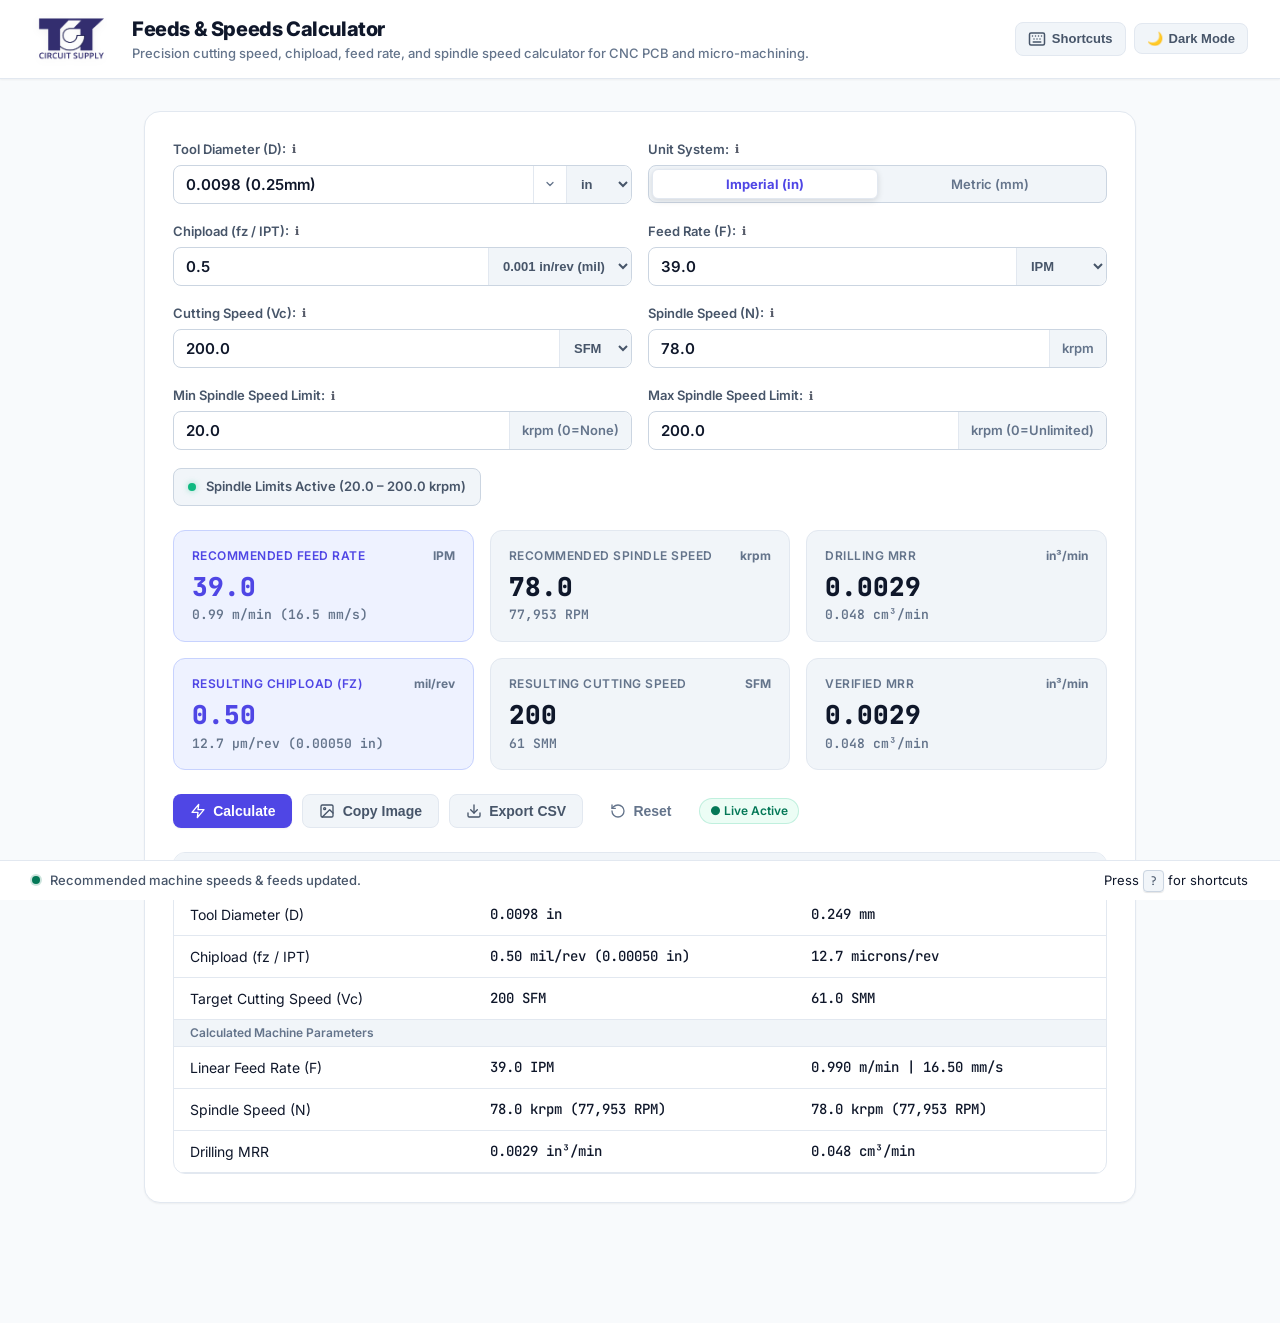
<file: web_app/index.html>
<!DOCTYPE html>
<html lang="en" data-device="unknown">
<head>
    <meta charset="UTF-8">
    <meta name="viewport" content="width=device-width, initial-scale=1.0">
    <title>TCT Feeds & Speeds Calculator | Engineering Portal</title>
    <link rel="icon" type="image/png" href="20150804 TCT logo.png">
    <link rel="shortcut icon" type="image/png" href="20150804 TCT logo.png">
    <link rel="apple-touch-icon" href="20150804 TCT logo.png">
    <link rel="stylesheet" href="style.css">
    <link rel="preconnect" href="https://fonts.googleapis.com">
    <link rel="preconnect" href="https://fonts.gstatic.com" crossorigin>
    <link href="https://fonts.googleapis.com/css2?family=Inter:wght@400;500;600;700;800&family=JetBrains+Mono:wght@500;700&display=swap" rel="stylesheet">
    
    <!-- Synchronous Inline Device Detection (Approach 2, Variant 4A - FOWC Prevention) -->
    <script>
        (function() {
            var isTouch = 'ontouchstart' in window || navigator.maxTouchPoints > 0;
            var w = window.innerWidth;
            var dev = (w < 768) ? 'mobile' : (w < 1024 ? 'tablet' : 'desktop');
            document.documentElement.dataset.device = dev;
        })();
    </script>
</head>
<body data-theme="light">
    <!-- Top Header -->
    <header class="app-header">
        <div class="header-container">
            <div class="brand-area">
                <img src="20150804 TCT logo.png" alt="TCT Logo" class="brand-logo">
                <div class="brand-titles">
                    <h1>Feeds & Speeds Calculator</h1>
                    <p class="subtitle">Precision cutting speed, chipload, feed rate, and spindle speed calculator for CNC PCB and micro-machining.</p>
                </div>
            </div>

            <div class="header-controls">
                <!-- Utilities -->
                <div class="utility-actions">
                    <button id="btn-open-shortcuts" class="btn-utility" title="Keyboard Shortcuts (?)" aria-label="Keyboard Shortcuts" tabindex="-1">
                        <svg width="18" height="18" viewBox="0 0 24 24" fill="none" stroke="currentColor" stroke-width="2" stroke-linecap="round" stroke-linejoin="round"><rect x="2" y="4" width="20" height="16" rx="2"/><path d="M6 8h.001"/><path d="M10 8h.001"/><path d="M14 8h.001"/><path d="M18 8h.001"/><path d="M8 12h.001"/><path d="M12 12h.001"/><path d="M16 12h.001"/><path d="M7 16h10"/></svg>
                        <span>Shortcuts</span>
                    </button>
                    <button id="theme-toggle" class="btn-utility" title="Toggle Theme (Shift+D)" aria-label="Toggle Color Theme" tabindex="-1">
                        <span id="theme-icon">🌙</span>
                        <span id="theme-text">Dark Mode</span>
                    </button>
                </div>
            </div>
        </div>
    </header>

    <!-- Main Content Area -->
    <main class="main-container">
        <div class="panels-grid single-panel-layout" id="panels-wrapper">
            
            <!-- Unified Feeds & Speeds Calculator Panel -->
            <section class="card-panel" id="panel-recommend" role="region" aria-label="Feeds and Speeds Calculator">
                <!-- Setup Section -->
                <div class="config-section">
                    <!-- Top Row: Tool Diameter (Left) + Unit System (Right) -->
                    <div class="form-row-grid">
                        <div class="form-row-compact">
                            <div class="label-with-tip">
                                <label for="rev-dia">Tool Diameter (D):</label>
                                <span class="info-tip" title="Type to search standard sizes from diameter.csv, use arrow keys, or click dropdown arrow">ℹ️</span>
                            </div>
                            <div class="searchable-csv-wrapper" id="rev-dia-wrapper">
                                <div class="searchable-input-box">
                                    <input type="text" id="rev-dia" class="form-input searchable-input" placeholder="Type or select size..." value="0.0098 (0.25mm)" autocomplete="off" spellcheck="false" tabindex="1">
                                    <button type="button" class="searchable-toggle-btn" id="rev-dia-toggle" tabindex="-1" title="Show all diameter options" aria-label="Toggle diameter list">
                                        <svg width="12" height="12" viewBox="0 0 24 24" fill="none" stroke="currentColor" stroke-width="2.5" stroke-linecap="round" stroke-linejoin="round"><polyline points="6 9 12 15 18 9"/></svg>
                                    </button>
                                    <select id="rev-dia-unit" class="unit-select" aria-label="Tool Diameter Unit" tabindex="-1">
                                        <option value="in" selected>in</option>
                                        <option value="mm">mm</option>
                                    </select>
                                </div>
                                <div class="searchable-popup" id="rev-dia-popup" style="display: none;">
                                    <ul class="searchable-list" id="rev-dia-list" role="listbox"></ul>
                                </div>
                            </div>
                        </div>

                        <div class="form-row-compact">
                            <div class="label-with-tip">
                                <label>Unit System:</label>
                                <span class="info-tip" title="Toggle global units between Imperial and Metric">ℹ️</span>
                            </div>
                            <div class="unit-slider-switch" id="unit-slider-switch" title="Toggle between Imperial and Metric">
                                <input type="checkbox" id="unit-slider-checkbox" class="unit-slider-input" aria-label="Toggle measurement unit system" tabindex="-1">
                                <div class="unit-slider-label" id="unit-slider-label">
                                    <span class="unit-slider-opt opt-imperial opt-inches active" id="slider-opt-imperial">Imperial (in)</span>
                                    <span class="unit-slider-opt opt-metric" id="slider-opt-metric">Metric (mm)</span>
                                    <span class="unit-slider-thumb" id="unit-slider-thumb"></span>
                                </div>
                            </div>
                        </div>
                    </div>

                    <!-- Material Preset (Hidden) -->
                    <div class="form-row" id="row-rev-material" style="display: none;">
                        <div class="label-with-tip">
                            <label for="rev-material">Workpiece Material:</label>
                            <span class="info-tip" title="Auto-populates verified cutting speeds (SFM) and chip load (fz)">ℹ️</span>
                        </div>
                        <div class="input-full">
                            <select id="rev-material" class="form-select material-select" tabindex="-1">
                                <option value="FR4">FR4 (Standard PCB Substrate) — 400 SFM / 0.50 mil Chipload</option>
                                <option value="High Speed Digital">High Speed Digital (Megtron / Rogers) — 200 SFM / 0.50 mil</option>
                                <option value="Polyimide">Polyimide (Flex PCB / Rigid-Flex) — 200 SFM / 0.50 mil</option>
                                <option value="Teflon">Teflon (PTFE / RF High Frequency) — 200 SFM / 0.90 mil</option>
                                <option value="Custom" selected>Custom / Manual Parameter Entry</option>
                            </select>
                        </div>
                    </div>

                    <!-- Primary Parameters Row 1: Chipload (Left) + Feed Rate (Right) -->
                    <div class="form-row-grid">
                        <div class="form-row-compact">
                            <div class="label-with-tip">
                                <label for="rev-fz">Chipload (fz / IPT):</label>
                                <span class="info-tip" title="Feed per tooth / advance per revolution">ℹ️</span>
                            </div>
                            <div class="input-with-unit">
                                <input type="number" id="rev-fz" class="form-input" value="0.5" step="any" tabindex="2">
                                <select id="rev-fz-unit" class="unit-select" aria-label="Chipload Unit" tabindex="-1">
                                    <option value="0.001 in/rev">0.001 in/rev (mil)</option>
                                    <option value="micron/rev">µm/rev</option>
                                    <option value="in/tooth">in/tooth</option>
                                    <option value="mm/tooth">mm/tooth</option>
                                </select>
                            </div>
                        </div>

                        <div class="form-row-compact">
                            <div class="label-with-tip">
                                <label for="fwd-fr">Feed Rate (F):</label>
                                <span class="info-tip" title="CNC Table Linear Travel Rate">ℹ️</span>
                            </div>
                            <div class="input-with-unit">
                                <input type="number" id="fwd-fr" class="form-input" value="48.0" step="any" tabindex="4">
                                <select id="fwd-fr-unit" class="unit-select" aria-label="Feed Rate Unit" tabindex="-1">
                                    <option value="IPM">IPM</option>
                                    <option value="m/min">m/min</option>
                                    <option value="mm/sec">mm/sec</option>
                                </select>
                            </div>
                        </div>
                    </div>

                    <!-- Primary Parameters Row 2: Cutting Speed (Left) + Spindle Speed (Right) -->
                    <div class="form-row-grid">
                        <div class="form-row-compact">
                            <div class="label-with-tip">
                                <label for="rev-vc">Cutting Speed (Vc):</label>
                                <span class="info-tip" title="Surface cutting speed at the tool perimeter (SFM or m/min)">ℹ️</span>
                            </div>
                            <div class="input-with-unit">
                                <input type="number" id="rev-vc" class="form-input" value="200.0" step="any" tabindex="3">
                                <select id="rev-vc-unit" class="unit-select" aria-label="Cutting Speed Unit" tabindex="-1">
                                    <option value="SFM">SFM</option>
                                    <option value="SMM">SMM</option>
                                </select>
                            </div>
                        </div>

                        <div class="form-row-compact">
                            <div class="label-with-tip">
                                <label for="fwd-krpm">Spindle Speed (N):</label>
                                <span class="info-tip" title="Spindle Rotational Velocity in thousands of RPM">ℹ️</span>
                            </div>
                            <div class="input-with-unit">
                                <input type="number" id="fwd-krpm" class="form-input" value="78.0" step="any" tabindex="5">
                                <span class="unit-static">krpm</span>
                            </div>
                        </div>
                    </div>

                    <!-- Safeguard Row 4: Min Spindle Speed (Left) + Max Spindle Speed (Right) -->
                    <div class="form-row-grid">
                        <div class="form-row-compact">
                            <div class="label-with-tip">
                                <label for="rev-min-rpm">Min Spindle Speed Limit:</label>
                                <span class="info-tip" title="Spindle minimum operating threshold in krpm (e.g. 20 = 20,000 RPM). Enter 0 for no minimum limit.">ℹ️</span>
                            </div>
                            <div class="input-with-unit">
                                <input type="number" id="rev-min-rpm" class="form-input" value="20.0" min="0" step="any" tabindex="-1">
                                <span class="unit-static">krpm (0=None)</span>
                            </div>
                        </div>

                        <div class="form-row-compact">
                            <div class="label-with-tip">
                                <label for="rev-max-rpm">Max Spindle Speed Limit:</label>
                                <span class="info-tip" title="Spindle maximum speed limit in krpm (e.g. 200 = 200,000 RPM). Enter 0 for unlimited / no capping.">ℹ️</span>
                            </div>
                            <div class="input-with-unit">
                                <input type="number" id="rev-max-rpm" class="form-input" value="200.0" min="0" step="any" tabindex="-1">
                                <span class="unit-static">krpm (0=Unlimited)</span>
                            </div>
                        </div>
                    </div>

                    <!-- Spindle Protection Status Banner -->
                    <div class="safeguard-status-row">
                        <div class="safeguard-status-pill" id="safeguard-status-indicator">
                            <span class="safeguard-dot active" id="safeguard-dot"></span>
                            <span id="safeguard-status-text">Spindle Limits Active (20.0 – 200.0 krpm)</span>
                        </div>
                    </div>
                </div>

                <!-- Spindle Capping Warning Callout -->
                <div id="callout-rev-capping" class="capping-callout hidden" role="alert">
                    <div class="callout-header">
                        <span class="callout-icon">⚠️</span>
                        <strong id="capping-callout-title">Spindle Capping Safeguard Active</strong>
                    </div>
                    <p id="capping-callout-desc" class="callout-text"></p>
                    <div class="capping-metrics-grid" id="capping-metrics">
                        <!-- Dynamically populated -->
                    </div>
                </div>

                <!-- Output KPI Cards -->
                <div class="kpi-cards-grid">
                    <div class="kpi-card highlight-kpi">
                        <div class="kpi-header">
                            <span class="kpi-label">Recommended Feed Rate</span>
                            <span class="kpi-unit" id="kpi-rev-fr-unit">IPM</span>
                        </div>
                        <div class="kpi-value-row">
                            <span class="kpi-main-val" id="kpi-rev-fr">--</span>
                            <span class="kpi-sub-val" id="kpi-rev-fr-sub">-- m/min</span>
                        </div>
                    </div>

                    <div class="kpi-card">
                        <div class="kpi-header">
                            <span class="kpi-label">Recommended Spindle Speed</span>
                            <span class="kpi-unit" id="kpi-rev-krpm-unit">krpm</span>
                        </div>
                        <div class="kpi-value-row">
                            <span class="kpi-main-val" id="kpi-rev-krpm">--</span>
                            <span class="kpi-sub-val" id="kpi-rev-rpm-sub">-- RPM</span>
                        </div>
                    </div>

                    <div class="kpi-card">
                        <div class="kpi-header">
                            <span class="kpi-label">Drilling MRR</span>
                            <span class="kpi-unit" id="kpi-rev-mrr-unit">in³/min</span>
                        </div>
                        <div class="kpi-value-row">
                            <span class="kpi-main-val" id="kpi-rev-mrr">--</span>
                            <span class="kpi-sub-val" id="kpi-rev-mrr-sub">-- cm³/min</span>
                        </div>
                    </div>

                    <div class="kpi-card highlight-kpi">
                        <div class="kpi-header">
                            <span class="kpi-label">Resulting Chipload (fz)</span>
                            <span class="kpi-unit" id="kpi-fwd-fz-unit">mil/rev</span>
                        </div>
                        <div class="kpi-value-row">
                            <span class="kpi-main-val" id="kpi-fwd-fz">--</span>
                            <span class="kpi-sub-val" id="kpi-fwd-fz-sub">-- µm/rev</span>
                        </div>
                    </div>

                    <div class="kpi-card">
                        <div class="kpi-header">
                            <span class="kpi-label">Resulting Cutting Speed</span>
                            <span class="kpi-unit" id="kpi-fwd-vc-unit">SFM</span>
                        </div>
                        <div class="kpi-value-row">
                            <span class="kpi-main-val" id="kpi-fwd-vc">--</span>
                            <span class="kpi-sub-val" id="kpi-fwd-vc-sub">-- SMM</span>
                        </div>
                    </div>

                    <div class="kpi-card">
                        <div class="kpi-header">
                            <span class="kpi-label">Verified MRR</span>
                            <span class="kpi-unit" id="kpi-fwd-mrr-unit">in³/min</span>
                        </div>
                        <div class="kpi-value-row">
                            <span class="kpi-main-val" id="kpi-fwd-mrr">--</span>
                            <span class="kpi-sub-val" id="kpi-fwd-mrr-sub">-- cm³/min</span>
                        </div>
                    </div>
                </div>

                <!-- Action Toolbar -->
                <div class="actions-dock">
                    <button type="button" id="btn-rev-calc" class="btn btn-primary" title="Recalculate (Ctrl+Enter)" tabindex="-1">
                        <svg width="16" height="16" viewBox="0 0 24 24" fill="none" stroke="currentColor" stroke-width="2" stroke-linecap="round" stroke-linejoin="round"><polygon points="13 2 3 14 12 14 11 22 21 10 12 10 13 2"/></svg>
                        <span>Calculate</span>
                    </button>
                    <button type="button" id="btn-rev-copy" class="btn btn-secondary" title="Export Engineering & Machine Parameters as Image to Clipboard (Ctrl+Shift+C)" tabindex="-1">
                        <svg width="16" height="16" viewBox="0 0 24 24" fill="none" stroke="currentColor" stroke-width="2" stroke-linecap="round" stroke-linejoin="round"><rect x="3" y="3" width="18" height="18" rx="2" ry="2"/><circle cx="8.5" cy="8.5" r="1.5"/><polyline points="21 15 16 10 5 21"/></svg>
                        <span>Copy Image</span>
                    </button>
                    <button type="button" id="btn-rev-export" class="btn btn-secondary" title="Export CSV (Ctrl+Shift+E)" tabindex="-1">
                        <svg width="16" height="16" viewBox="0 0 24 24" fill="none" stroke="currentColor" stroke-width="2" stroke-linecap="round" stroke-linejoin="round"><path d="M21 15v4a2 2 0 0 1-2 2H5a2 2 0 0 1-2-2v-4"/><polyline points="7 10 12 15 17 10"/><line x1="12" y1="15" x2="12" y2="3"/></svg>
                        <span>Export CSV</span>
                    </button>
                    <button type="button" id="btn-rev-reset" class="btn btn-ghost" title="Reset Inputs (Ctrl+Shift+R)" tabindex="-1">
                        <svg width="16" height="16" viewBox="0 0 24 24" fill="none" stroke="currentColor" stroke-width="2" stroke-linecap="round" stroke-linejoin="round"><path d="M3 12a9 9 0 1 0 9-9 9.75 9.75 0 0 0-6.74 2.74L3 8"/><path d="M3 3v5h5"/></svg>
                        <span>Reset</span>
                    </button>
                    <span class="status-chip live-chip">● Live Active</span>
                </div>

                <!-- Adaptive Component Mount: Mobile Card-Based Summary -->
                <div id="adaptive-summary-mount" data-mount="adaptive-summary"></div>

                <!-- Mobile Bottom Logo & Brand Footer -->
                <div class="mobile-bottom-brand" data-component="mobile-brand-footer">
                    <img src="20150804 TCT logo.png" alt="TCT Logo" class="mobile-bottom-logo">
                    <div class="mobile-bottom-tagline">TCT Feeds & Speeds Calculator • Precision Engineering</div>
                </div>

                <!-- Full Engineering Specs Table (Desktop / Tablet View) -->
                <div class="table-wrapper" data-component="desktop-table">
                    <table class="engineering-table" id="table-rev">
                        <thead>
                            <tr>
                                <th>Engineering Parameter</th>
                                <th>Imperial Value</th>
                                <th>Metric Equivalent</th>
                            </tr>
                        </thead>
                        <tbody>
                            <!-- Populated dynamically -->
                        </tbody>
                    </table>
                </div>
            </section>
        </div>
    </main>

    <!-- Adaptive Mobile Bottom Action Bar Mount Point -->
    <div id="adaptive-mobile-dock-mount" data-mount="mobile-dock"></div>

    <!-- Sticky Footer Status Bar -->
    <footer class="app-status-bar">
        <div class="status-content">
            <span class="status-pulse"></span>
            <span id="status-text">Ready | Enter or adjust parameters to calculate Speeds & Feeds.</span>
        </div>
        <div class="status-shortcuts-hint">
            <span>Press <kbd>?</kbd> for shortcuts</span>
        </div>
    </footer>

    <!-- Toast Notification Container -->
    <div id="toast-container" class="toast-container" aria-live="polite" aria-atomic="true"></div>

    <!-- Keyboard Shortcuts Modal Dialog -->
    <div id="shortcuts-modal" class="modal-overlay hidden" role="dialog" aria-modal="true" aria-labelledby="shortcuts-title">
        <div class="modal-card">
            <div class="modal-header">
                <div class="modal-title-wrap">
                    <svg width="20" height="20" viewBox="0 0 24 24" fill="none" stroke="currentColor" stroke-width="2" stroke-linecap="round" stroke-linejoin="round"><rect x="2" y="4" width="20" height="16" rx="2"/><path d="M6 8h.001"/><path d="M10 8h.001"/><path d="M14 8h.001"/><path d="M18 8h.001"/><path d="M8 12h.001"/><path d="M12 12h.001"/><path d="M16 12h.001"/><path d="M7 16h10"/></svg>
                    <h3 id="shortcuts-title">Keyboard Shortcuts & Fast Navigation</h3>
                </div>
                <button type="button" id="btn-close-shortcuts" class="modal-close-btn" aria-label="Close modal" tabindex="-1">✕</button>
            </div>
            <div class="modal-body">
                <div class="shortcut-list">
                    <div class="shortcut-item">
                        <span class="shortcut-desc">Force Recalculate / Refresh</span>
                        <kbd>Ctrl</kbd> + <kbd>Enter</kbd>
                    </div>
                    <div class="shortcut-item">
                        <span class="shortcut-desc">Copy Parameters as Image to Clipboard</span>
                        <kbd>Ctrl</kbd> + <kbd>Shift</kbd> + <kbd>C</kbd>
                    </div>
                    <div class="shortcut-item">
                        <span class="shortcut-desc">Export Results to CSV</span>
                        <kbd>Ctrl</kbd> + <kbd>Shift</kbd> + <kbd>E</kbd>
                    </div>
                    <div class="shortcut-item">
                        <span class="shortcut-desc">Reset Current Workflow (With Undo)</span>
                        <kbd>Ctrl</kbd> + <kbd>Shift</kbd> + <kbd>R</kbd>
                    </div>
                    <div class="shortcut-item">
                        <span class="shortcut-desc">Toggle Dark / Light Theme</span>
                        <kbd>Shift</kbd> + <kbd>D</kbd>
                    </div>
                    <div class="shortcut-item">
                        <span class="shortcut-desc">Toggle Imperial / Metric Mode</span>
                        <kbd>Shift</kbd> + <kbd>U</kbd>
                    </div>
                    <div class="shortcut-item">
                        <span class="shortcut-desc">Switch Workflow Tab</span>
                        <kbd>1</kbd> / <kbd>2</kbd> / <kbd>3</kbd> / <kbd>4</kbd>
                    </div>
                    <div class="shortcut-item">
                        <span class="shortcut-desc">Show / Hide This Help Sheet</span>
                        <kbd>?</kbd> or <kbd>Esc</kbd>
                    </div>
                </div>
            </div>
        </div>
    </div>

    <!-- Scripts -->
    <script src="sizes.js"></script>
    <script src="templates.js"></script>
    <script src="script.js"></script>
</body>
</html>
</file>
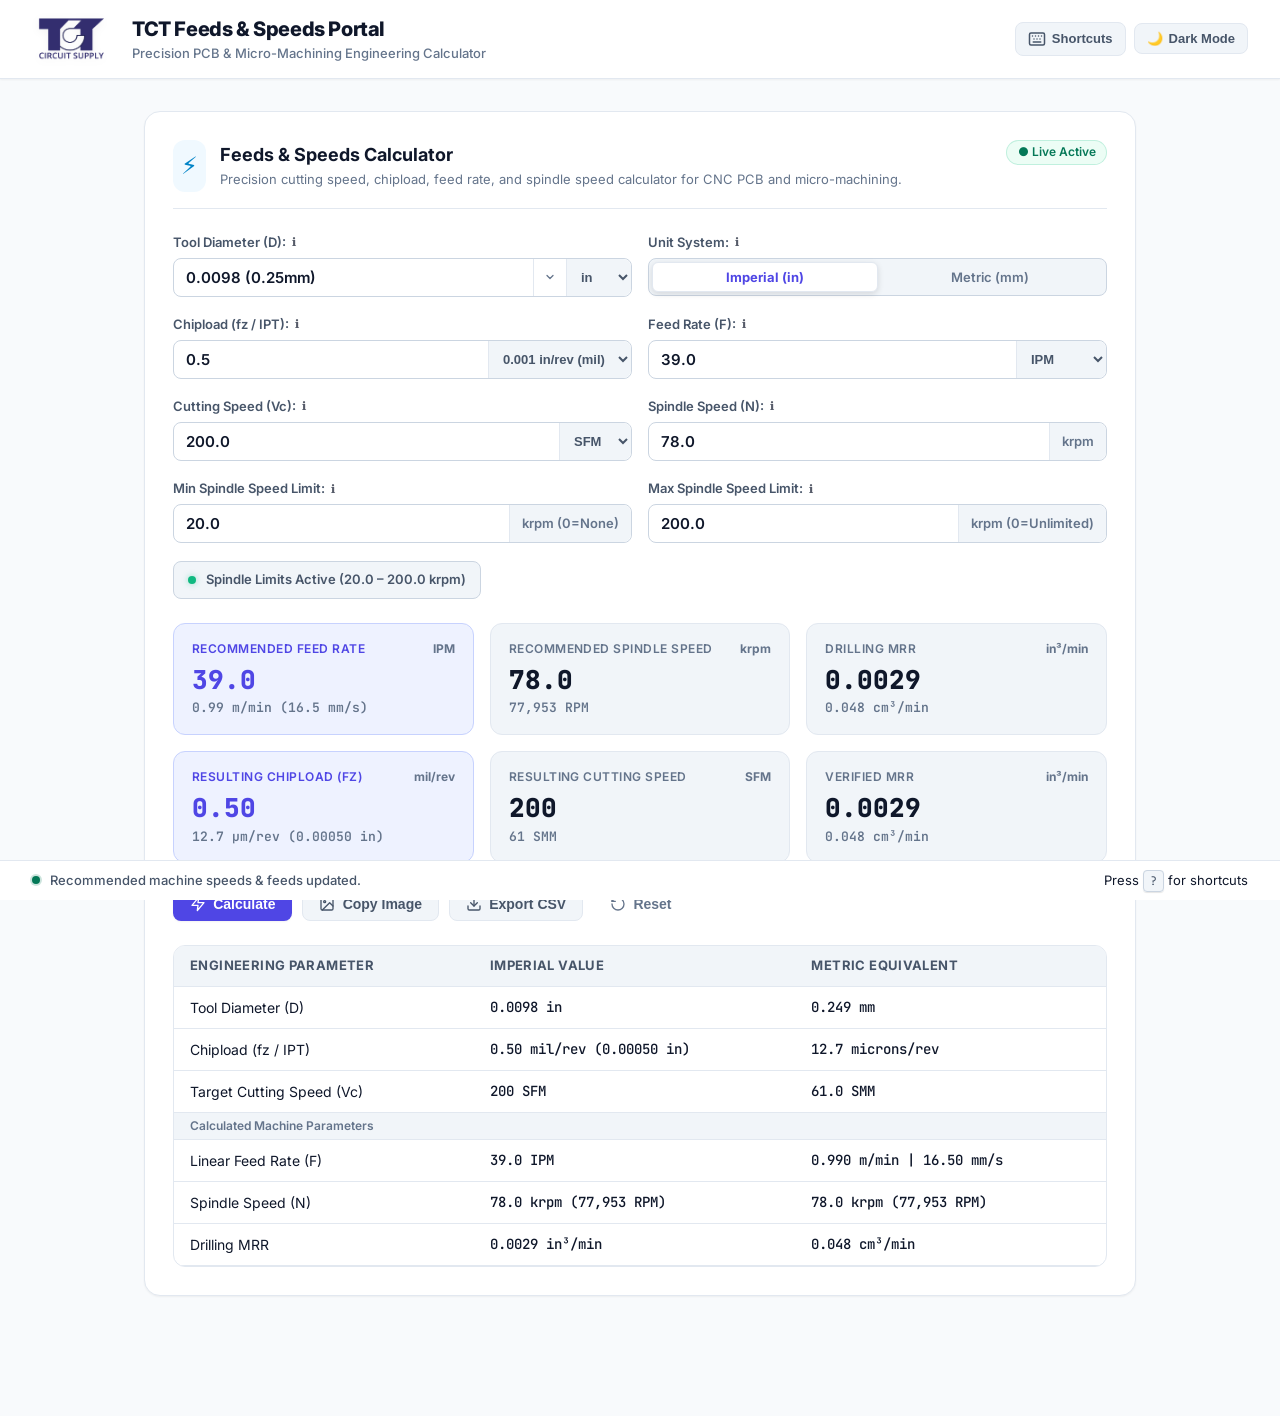
<file: web_app/33280 Feeds & Speeds Calculator 20260816.html>
<!DOCTYPE html>
<html lang="en" data-device="unknown">
<head>
    <meta charset="UTF-8">
    <meta name="viewport" content="width=device-width, initial-scale=1.0">
    <title>TCT Feeds & Speeds Calculator | Engineering Portal</title>
    <link rel="stylesheet" href="style.css">
    <link rel="preconnect" href="https://fonts.googleapis.com">
    <link rel="preconnect" href="https://fonts.gstatic.com" crossorigin>
    <link href="https://fonts.googleapis.com/css2?family=Inter:wght@400;500;600;700;800&family=JetBrains+Mono:wght@500;700&display=swap" rel="stylesheet">
    
    <!-- Synchronous Inline Device Detection (Approach 2, Variant 4A - FOWC Prevention) -->
    <script>
        (function() {
            var isTouch = 'ontouchstart' in window || navigator.maxTouchPoints > 0;
            var w = window.innerWidth;
            var dev = (w < 768) ? 'mobile' : (w < 1024 ? 'tablet' : 'desktop');
            document.documentElement.dataset.device = dev;
        })();
    </script>
</head>
<body data-theme="light">
    <!-- Top Header -->
    <header class="app-header">
        <div class="header-container">
            <div class="brand-area">
                <img src="20150804 TCT logo.png" alt="TCT Logo" class="brand-logo">
                <div class="brand-titles">
                    <h1>TCT Feeds & Speeds Portal</h1>
                    <p class="subtitle">Precision PCB & Micro-Machining Engineering Calculator</p>
                </div>
            </div>

            <div class="header-controls">
                <!-- Utilities -->
                <div class="utility-actions">
                    <button id="btn-open-shortcuts" class="btn-utility" title="Keyboard Shortcuts (?)" aria-label="Keyboard Shortcuts" tabindex="-1">
                        <svg width="18" height="18" viewBox="0 0 24 24" fill="none" stroke="currentColor" stroke-width="2" stroke-linecap="round" stroke-linejoin="round"><rect x="2" y="4" width="20" height="16" rx="2"/><path d="M6 8h.001"/><path d="M10 8h.001"/><path d="M14 8h.001"/><path d="M18 8h.001"/><path d="M8 12h.001"/><path d="M12 12h.001"/><path d="M16 12h.001"/><path d="M7 16h10"/></svg>
                        <span>Shortcuts</span>
                    </button>
                    <button id="theme-toggle" class="btn-utility" title="Toggle Theme (Shift+D)" aria-label="Toggle Color Theme" tabindex="-1">
                        <span id="theme-icon">🌙</span>
                        <span id="theme-text">Dark Mode</span>
                    </button>
                </div>
            </div>
        </div>
    </header>

    <!-- Main Content Area -->
    <main class="main-container">
        <div class="panels-grid single-panel-layout" id="panels-wrapper">
            
            <!-- Unified Feeds & Speeds Calculator Panel -->
            <section class="card-panel" id="panel-recommend" role="region" aria-label="Feeds and Speeds Calculator">
                <div class="panel-header">
                    <div class="panel-title-area">
                        <span class="workflow-icon recommend-icon">⚡</span>
                        <div>
                            <h2>Feeds & Speeds Calculator</h2>
                            <p class="panel-desc">Precision cutting speed, chipload, feed rate, and spindle speed calculator for CNC PCB and micro-machining.</p>
                        </div>
                    </div>
                    <span class="status-chip live-chip">● Live Active</span>
                </div>

                <!-- Setup Section -->
                <div class="config-section">
                    <!-- Top Row: Tool Diameter (Left) + Unit System (Right) -->
                    <div class="form-row-grid">
                        <div class="form-row-compact">
                            <div class="label-with-tip">
                                <label for="rev-dia">Tool Diameter (D):</label>
                                <span class="info-tip" title="Type to search standard sizes from diameter.csv, use arrow keys, or click dropdown arrow">ℹ️</span>
                            </div>
                            <div class="searchable-csv-wrapper" id="rev-dia-wrapper">
                                <div class="searchable-input-box">
                                    <input type="text" id="rev-dia" class="form-input searchable-input" placeholder="Type or select size..." value="0.0098 (0.25mm)" autocomplete="off" spellcheck="false" tabindex="1">
                                    <button type="button" class="searchable-toggle-btn" id="rev-dia-toggle" tabindex="-1" title="Show all diameter options" aria-label="Toggle diameter list">
                                        <svg width="12" height="12" viewBox="0 0 24 24" fill="none" stroke="currentColor" stroke-width="2.5" stroke-linecap="round" stroke-linejoin="round"><polyline points="6 9 12 15 18 9"/></svg>
                                    </button>
                                    <select id="rev-dia-unit" class="unit-select" aria-label="Tool Diameter Unit" tabindex="-1">
                                        <option value="in" selected>in</option>
                                        <option value="mm">mm</option>
                                    </select>
                                </div>
                                <div class="searchable-popup" id="rev-dia-popup" style="display: none;">
                                    <ul class="searchable-list" id="rev-dia-list" role="listbox"></ul>
                                </div>
                            </div>
                        </div>

                        <div class="form-row-compact">
                            <div class="label-with-tip">
                                <label>Unit System:</label>
                                <span class="info-tip" title="Toggle global units between Imperial and Metric">ℹ️</span>
                            </div>
                            <div class="unit-slider-switch" id="unit-slider-switch" title="Toggle between Imperial and Metric">
                                <input type="checkbox" id="unit-slider-checkbox" class="unit-slider-input" aria-label="Toggle measurement unit system" tabindex="-1">
                                <label for="unit-slider-checkbox" class="unit-slider-label">
                                    <span class="unit-slider-opt opt-imperial opt-inches active" id="slider-opt-imperial">Imperial (in)</span>
                                    <span class="unit-slider-opt opt-metric" id="slider-opt-metric">Metric (mm)</span>
                                    <span class="unit-slider-thumb" id="unit-slider-thumb"></span>
                                </label>
                            </div>
                        </div>
                    </div>

                    <!-- Material Preset (Hidden) -->
                    <div class="form-row" id="row-rev-material" style="display: none;">
                        <div class="label-with-tip">
                            <label for="rev-material">Workpiece Material:</label>
                            <span class="info-tip" title="Auto-populates verified cutting speeds (SFM) and chip load (fz)">ℹ️</span>
                        </div>
                        <div class="input-full">
                            <select id="rev-material" class="form-select material-select" tabindex="-1">
                                <option value="FR4">FR4 (Standard PCB Substrate) — 400 SFM / 0.50 mil Chipload</option>
                                <option value="High Speed Digital">High Speed Digital (Megtron / Rogers) — 200 SFM / 0.50 mil</option>
                                <option value="Polyimide">Polyimide (Flex PCB / Rigid-Flex) — 200 SFM / 0.50 mil</option>
                                <option value="Teflon">Teflon (PTFE / RF High Frequency) — 200 SFM / 0.90 mil</option>
                                <option value="Custom" selected>Custom / Manual Parameter Entry</option>
                            </select>
                        </div>
                    </div>

                    <!-- Primary Parameters Row 1: Chipload (Left) + Feed Rate (Right) -->
                    <div class="form-row-grid">
                        <div class="form-row-compact">
                            <div class="label-with-tip">
                                <label for="rev-fz">Chipload (fz / IPT):</label>
                                <span class="info-tip" title="Feed per tooth / advance per revolution">ℹ️</span>
                            </div>
                            <div class="input-with-unit">
                                <input type="number" id="rev-fz" class="form-input" value="0.5" step="any" tabindex="2">
                                <select id="rev-fz-unit" class="unit-select" aria-label="Chipload Unit" tabindex="-1">
                                    <option value="0.001 in/rev">0.001 in/rev (mil)</option>
                                    <option value="micron/rev">µm/rev</option>
                                    <option value="in/tooth">in/tooth</option>
                                    <option value="mm/tooth">mm/tooth</option>
                                </select>
                            </div>
                        </div>

                        <div class="form-row-compact">
                            <div class="label-with-tip">
                                <label for="fwd-fr">Feed Rate (F):</label>
                                <span class="info-tip" title="CNC Table Linear Travel Rate">ℹ️</span>
                            </div>
                            <div class="input-with-unit">
                                <input type="number" id="fwd-fr" class="form-input" value="48.0" step="any" tabindex="4">
                                <select id="fwd-fr-unit" class="unit-select" aria-label="Feed Rate Unit" tabindex="-1">
                                    <option value="IPM">IPM</option>
                                    <option value="m/min">m/min</option>
                                    <option value="mm/sec">mm/sec</option>
                                </select>
                            </div>
                        </div>
                    </div>

                    <!-- Primary Parameters Row 2: Cutting Speed (Left) + Spindle Speed (Right) -->
                    <div class="form-row-grid">
                        <div class="form-row-compact">
                            <div class="label-with-tip">
                                <label for="rev-vc">Cutting Speed (Vc):</label>
                                <span class="info-tip" title="Surface cutting speed at the tool perimeter (SFM or m/min)">ℹ️</span>
                            </div>
                            <div class="input-with-unit">
                                <input type="number" id="rev-vc" class="form-input" value="200.0" step="any" tabindex="3">
                                <select id="rev-vc-unit" class="unit-select" aria-label="Cutting Speed Unit" tabindex="-1">
                                    <option value="SFM">SFM</option>
                                    <option value="SMM">SMM</option>
                                </select>
                            </div>
                        </div>

                        <div class="form-row-compact">
                            <div class="label-with-tip">
                                <label for="fwd-krpm">Spindle Speed (N):</label>
                                <span class="info-tip" title="Spindle Rotational Velocity in thousands of RPM">ℹ️</span>
                            </div>
                            <div class="input-with-unit">
                                <input type="number" id="fwd-krpm" class="form-input" value="78.0" step="any" tabindex="5">
                                <span class="unit-static">krpm</span>
                            </div>
                        </div>
                    </div>

                    <!-- Safeguard Row 4: Min Spindle Speed (Left) + Max Spindle Speed (Right) -->
                    <div class="form-row-grid">
                        <div class="form-row-compact">
                            <div class="label-with-tip">
                                <label for="rev-min-rpm">Min Spindle Speed Limit:</label>
                                <span class="info-tip" title="Spindle minimum operating threshold in krpm (e.g. 20 = 20,000 RPM). Enter 0 for no minimum limit.">ℹ️</span>
                            </div>
                            <div class="input-with-unit">
                                <input type="number" id="rev-min-rpm" class="form-input" value="20.0" min="0" step="any" tabindex="-1">
                                <span class="unit-static">krpm (0=None)</span>
                            </div>
                        </div>

                        <div class="form-row-compact">
                            <div class="label-with-tip">
                                <label for="rev-max-rpm">Max Spindle Speed Limit:</label>
                                <span class="info-tip" title="Spindle maximum speed limit in krpm (e.g. 200 = 200,000 RPM). Enter 0 for unlimited / no capping.">ℹ️</span>
                            </div>
                            <div class="input-with-unit">
                                <input type="number" id="rev-max-rpm" class="form-input" value="200.0" min="0" step="any" tabindex="-1">
                                <span class="unit-static">krpm (0=Unlimited)</span>
                            </div>
                        </div>
                    </div>

                    <!-- Spindle Protection Status Banner -->
                    <div class="safeguard-status-row">
                        <div class="safeguard-status-pill" id="safeguard-status-indicator">
                            <span class="safeguard-dot active" id="safeguard-dot"></span>
                            <span id="safeguard-status-text">Spindle Limits Active (20.0 – 200.0 krpm)</span>
                        </div>
                    </div>
                </div>

                <!-- Spindle Capping Warning Callout -->
                <div id="callout-rev-capping" class="capping-callout hidden" role="alert">
                    <div class="callout-header">
                        <span class="callout-icon">⚠️</span>
                        <strong id="capping-callout-title">Spindle Capping Safeguard Active</strong>
                    </div>
                    <p id="capping-callout-desc" class="callout-text"></p>
                    <div class="capping-metrics-grid" id="capping-metrics">
                        <!-- Dynamically populated -->
                    </div>
                </div>

                <!-- Output KPI Cards -->
                <div class="kpi-cards-grid">
                    <div class="kpi-card highlight-kpi">
                        <div class="kpi-header">
                            <span class="kpi-label">Recommended Feed Rate</span>
                            <span class="kpi-unit" id="kpi-rev-fr-unit">IPM</span>
                        </div>
                        <div class="kpi-value-row">
                            <span class="kpi-main-val" id="kpi-rev-fr">--</span>
                            <span class="kpi-sub-val" id="kpi-rev-fr-sub">-- m/min</span>
                        </div>
                    </div>

                    <div class="kpi-card">
                        <div class="kpi-header">
                            <span class="kpi-label">Recommended Spindle Speed</span>
                            <span class="kpi-unit" id="kpi-rev-krpm-unit">krpm</span>
                        </div>
                        <div class="kpi-value-row">
                            <span class="kpi-main-val" id="kpi-rev-krpm">--</span>
                            <span class="kpi-sub-val" id="kpi-rev-rpm-sub">-- RPM</span>
                        </div>
                    </div>

                    <div class="kpi-card">
                        <div class="kpi-header">
                            <span class="kpi-label">Drilling MRR</span>
                            <span class="kpi-unit" id="kpi-rev-mrr-unit">in³/min</span>
                        </div>
                        <div class="kpi-value-row">
                            <span class="kpi-main-val" id="kpi-rev-mrr">--</span>
                            <span class="kpi-sub-val" id="kpi-rev-mrr-sub">-- cm³/min</span>
                        </div>
                    </div>

                    <div class="kpi-card highlight-kpi">
                        <div class="kpi-header">
                            <span class="kpi-label">Resulting Chipload (fz)</span>
                            <span class="kpi-unit" id="kpi-fwd-fz-unit">mil/rev</span>
                        </div>
                        <div class="kpi-value-row">
                            <span class="kpi-main-val" id="kpi-fwd-fz">--</span>
                            <span class="kpi-sub-val" id="kpi-fwd-fz-sub">-- µm/rev</span>
                        </div>
                    </div>

                    <div class="kpi-card">
                        <div class="kpi-header">
                            <span class="kpi-label">Resulting Cutting Speed</span>
                            <span class="kpi-unit" id="kpi-fwd-vc-unit">SFM</span>
                        </div>
                        <div class="kpi-value-row">
                            <span class="kpi-main-val" id="kpi-fwd-vc">--</span>
                            <span class="kpi-sub-val" id="kpi-fwd-vc-sub">-- SMM</span>
                        </div>
                    </div>

                    <div class="kpi-card">
                        <div class="kpi-header">
                            <span class="kpi-label">Verified MRR</span>
                            <span class="kpi-unit" id="kpi-fwd-mrr-unit">in³/min</span>
                        </div>
                        <div class="kpi-value-row">
                            <span class="kpi-main-val" id="kpi-fwd-mrr">--</span>
                            <span class="kpi-sub-val" id="kpi-fwd-mrr-sub">-- cm³/min</span>
                        </div>
                    </div>
                </div>

                <!-- Action Toolbar -->
                <div class="actions-dock">
                    <button type="button" id="btn-rev-calc" class="btn btn-primary" title="Recalculate (Ctrl+Enter)" tabindex="-1">
                        <svg width="16" height="16" viewBox="0 0 24 24" fill="none" stroke="currentColor" stroke-width="2" stroke-linecap="round" stroke-linejoin="round"><polygon points="13 2 3 14 12 14 11 22 21 10 12 10 13 2"/></svg>
                        <span>Calculate</span>
                    </button>
                    <button type="button" id="btn-rev-copy" class="btn btn-secondary" title="Export Engineering & Machine Parameters as Image to Clipboard (Ctrl+Shift+C)" tabindex="-1">
                        <svg width="16" height="16" viewBox="0 0 24 24" fill="none" stroke="currentColor" stroke-width="2" stroke-linecap="round" stroke-linejoin="round"><rect x="3" y="3" width="18" height="18" rx="2" ry="2"/><circle cx="8.5" cy="8.5" r="1.5"/><polyline points="21 15 16 10 5 21"/></svg>
                        <span>Copy Image</span>
                    </button>
                    <button type="button" id="btn-rev-export" class="btn btn-secondary" title="Export CSV (Ctrl+Shift+E)" tabindex="-1">
                        <svg width="16" height="16" viewBox="0 0 24 24" fill="none" stroke="currentColor" stroke-width="2" stroke-linecap="round" stroke-linejoin="round"><path d="M21 15v4a2 2 0 0 1-2 2H5a2 2 0 0 1-2-2v-4"/><polyline points="7 10 12 15 17 10"/><line x1="12" y1="15" x2="12" y2="3"/></svg>
                        <span>Export CSV</span>
                    </button>
                    <button type="button" id="btn-rev-reset" class="btn btn-ghost" title="Reset Inputs (Ctrl+Shift+R)" tabindex="-1">
                        <svg width="16" height="16" viewBox="0 0 24 24" fill="none" stroke="currentColor" stroke-width="2" stroke-linecap="round" stroke-linejoin="round"><path d="M3 12a9 9 0 1 0 9-9 9.75 9.75 0 0 0-6.74 2.74L3 8"/><path d="M3 3v5h5"/></svg>
                        <span>Reset</span>
                    </button>
                </div>

                <!-- Adaptive Component Mount: Mobile Card-Based Summary -->
                <div id="adaptive-summary-mount" data-mount="adaptive-summary"></div>

                <!-- Mobile Bottom Logo & Brand Footer -->
                <div class="mobile-bottom-brand" data-component="mobile-brand-footer">
                    <img src="20150804 TCT logo.png" alt="TCT Logo" class="mobile-bottom-logo">
                    <div class="mobile-bottom-tagline">TCT Feeds & Speeds Calculator • Precision Engineering</div>
                </div>

                <!-- Full Engineering Specs Table (Desktop / Tablet View) -->
                <div class="table-wrapper" data-component="desktop-table">
                    <table class="engineering-table" id="table-rev">
                        <thead>
                            <tr>
                                <th>Engineering Parameter</th>
                                <th>Imperial Value</th>
                                <th>Metric Equivalent</th>
                            </tr>
                        </thead>
                        <tbody>
                            <!-- Populated dynamically -->
                        </tbody>
                    </table>
                </div>
            </section>
        </div>
    </main>

    <!-- Adaptive Mobile Bottom Action Bar Mount Point -->
    <div id="adaptive-mobile-dock-mount" data-mount="mobile-dock"></div>

    <!-- Sticky Footer Status Bar -->
    <footer class="app-status-bar">
        <div class="status-content">
            <span class="status-pulse"></span>
            <span id="status-text">Ready | Enter or adjust parameters to calculate Speeds & Feeds.</span>
        </div>
        <div class="status-shortcuts-hint">
            <span>Press <kbd>?</kbd> for shortcuts</span>
        </div>
    </footer>

    <!-- Toast Notification Container -->
    <div id="toast-container" class="toast-container" aria-live="polite" aria-atomic="true"></div>

    <!-- Keyboard Shortcuts Modal Dialog -->
    <div id="shortcuts-modal" class="modal-overlay hidden" role="dialog" aria-modal="true" aria-labelledby="shortcuts-title">
        <div class="modal-card">
            <div class="modal-header">
                <div class="modal-title-wrap">
                    <svg width="20" height="20" viewBox="0 0 24 24" fill="none" stroke="currentColor" stroke-width="2" stroke-linecap="round" stroke-linejoin="round"><rect x="2" y="4" width="20" height="16" rx="2"/><path d="M6 8h.001"/><path d="M10 8h.001"/><path d="M14 8h.001"/><path d="M18 8h.001"/><path d="M8 12h.001"/><path d="M12 12h.001"/><path d="M16 12h.001"/><path d="M7 16h10"/></svg>
                    <h3 id="shortcuts-title">Keyboard Shortcuts & Fast Navigation</h3>
                </div>
                <button type="button" id="btn-close-shortcuts" class="modal-close-btn" aria-label="Close modal" tabindex="-1">✕</button>
            </div>
            <div class="modal-body">
                <div class="shortcut-list">
                    <div class="shortcut-item">
                        <span class="shortcut-desc">Force Recalculate / Refresh</span>
                        <kbd>Ctrl</kbd> + <kbd>Enter</kbd>
                    </div>
                    <div class="shortcut-item">
                        <span class="shortcut-desc">Copy Parameters as Image to Clipboard</span>
                        <kbd>Ctrl</kbd> + <kbd>Shift</kbd> + <kbd>C</kbd>
                    </div>
                    <div class="shortcut-item">
                        <span class="shortcut-desc">Export Results to CSV</span>
                        <kbd>Ctrl</kbd> + <kbd>Shift</kbd> + <kbd>E</kbd>
                    </div>
                    <div class="shortcut-item">
                        <span class="shortcut-desc">Reset Current Workflow (With Undo)</span>
                        <kbd>Ctrl</kbd> + <kbd>Shift</kbd> + <kbd>R</kbd>
                    </div>
                    <div class="shortcut-item">
                        <span class="shortcut-desc">Toggle Dark / Light Theme</span>
                        <kbd>Shift</kbd> + <kbd>D</kbd>
                    </div>
                    <div class="shortcut-item">
                        <span class="shortcut-desc">Toggle Imperial / Metric Mode</span>
                        <kbd>Shift</kbd> + <kbd>U</kbd>
                    </div>
                    <div class="shortcut-item">
                        <span class="shortcut-desc">Switch Workflow Tab</span>
                        <kbd>1</kbd> / <kbd>2</kbd> / <kbd>3</kbd> / <kbd>4</kbd>
                    </div>
                    <div class="shortcut-item">
                        <span class="shortcut-desc">Show / Hide This Help Sheet</span>
                        <kbd>?</kbd> or <kbd>Esc</kbd>
                    </div>
                </div>
            </div>
        </div>
    </div>

    <!-- Scripts -->
    <script src="sizes.js"></script>
    <script src="templates.js"></script>
    <script src="script.js"></script>
</body>
</html>
</file>
<file: web_app/style.css>
/* ==========================================================================
   TCT Feeds & Speeds Calculator - Modern Engineering Design System
   ========================================================================== */

:root {
    /* Color Tokens (Light Theme) */
    --bg-page: #f8fafc;
    --bg-surface: #ffffff;
    --bg-surface-elevated: #ffffff;
    --bg-surface-muted: #f1f5f9;
    --bg-surface-hover: #e2e8f0;
    
    --text-primary: #0f172a;
    --text-secondary: #475569;
    --text-muted: #64748b;
    --text-inverse: #ffffff;
    
    --brand-primary: #4f46e5;
    --brand-primary-hover: #4338ca;
    --brand-primary-subtle: #eef2ff;
    --brand-primary-border: #c7d2fe;
    
    --accent-recommend: #0284c7;
    --accent-recommend-subtle: #f0f9ff;
    --accent-verify: #0d9488;
    --accent-verify-subtle: #f0fdfa;
    
    --border-subtle: #e2e8f0;
    --border-strong: #cbd5e1;
    --border-focus: #4f46e5;
    
    --state-warning-bg: #fffbeb;
    --state-warning-border: #fde68a;
    --state-warning-text: #b45309;
    --state-warning-icon: #f59e0b;
    
    --state-success-bg: #ecfdf5;
    --state-success-text: #047857;
    
    --shadow-sm: 0 1px 2px 0 rgba(0, 0, 0, 0.05);
    --shadow-md: 0 4px 6px -1px rgba(0, 0, 0, 0.07), 0 2px 4px -2px rgba(0, 0, 0, 0.05);
    --shadow-lg: 0 10px 15px -3px rgba(0, 0, 0, 0.08), 0 4px 6px -4px rgba(0, 0, 0, 0.04);
    --shadow-xl: 0 20px 25px -5px rgba(0, 0, 0, 0.1), 0 8px 10px -6px rgba(0, 0, 0, 0.04);

    --radius-sm: 0.375rem;
    --radius-md: 0.5rem;
    --radius-lg: 0.75rem;
    --radius-xl: 1rem;
    --radius-full: 9999px;
    
    --font-sans: 'Inter', system-ui, -apple-system, BlinkMacSystemFont, 'Segoe UI', Roboto, sans-serif;
    --font-mono: 'JetBrains Mono', ui-monospace, SFMono-Regular, Menlo, Monaco, Consolas, monospace;

    /* Responsive Breakpoints */
    --bp-tablet: 768px;
    --bp-desktop: 1024px;
}

[data-theme="dark"] {
    /* Color Tokens (Dark Theme) */
    --bg-page: #0b0f19;
    --bg-surface: #131b2e;
    --bg-surface-elevated: #1a243b;
    --bg-surface-muted: #1e293b;
    --bg-surface-hover: #27354f;
    
    --text-primary: #f8fafc;
    --text-secondary: #cbd5e1;
    --text-muted: #94a3b8;
    --text-inverse: #0f172a;
    
    --brand-primary: #6366f1;
    --brand-primary-hover: #818cf8;
    --brand-primary-subtle: #1e1b4b;
    --brand-primary-border: #3730a3;
    
    --accent-recommend: #38bdf8;
    --accent-recommend-subtle: #082f49;
    --accent-verify: #2dd4bf;
    --accent-verify-subtle: #042f2e;
    
    --border-subtle: #1e293b;
    --border-strong: #334155;
    --border-focus: #818cf8;
    
    --state-warning-bg: #451a03;
    --state-warning-border: #78350f;
    --state-warning-text: #fde68a;
    --state-warning-icon: #fbbf24;
    
    --state-success-bg: #064e3b;
    --state-success-text: #a7f3d0;
    
    --shadow-sm: 0 1px 2px 0 rgba(0, 0, 0, 0.4);
    --shadow-md: 0 4px 6px -1px rgba(0, 0, 0, 0.5);
    --shadow-lg: 0 10px 15px -3px rgba(0, 0, 0, 0.6);
    --shadow-xl: 0 20px 25px -5px rgba(0, 0, 0, 0.7);
}

/* Reset & Base Setup */
*, *::before, *::after {
    box-sizing: border-box;
    margin: 0;
    padding: 0;
}

body {
    font-family: var(--font-sans);
    background-color: var(--bg-page);
    color: var(--text-primary);
    line-height: 1.5;
    min-height: 100vh;
    display: flex;
    flex-direction: column;
    -webkit-font-smoothing: antialiased;
    transition: background-color 0.25s ease, color 0.25s ease;
}

/* Focus Accessibility Styling */
*:focus-visible {
    outline: 2px solid var(--border-focus);
    outline-offset: 2px;
}

/* ==========================================================================
   Header & Navigation
   ========================================================================== */

.app-header {
    background-color: var(--bg-surface);
    border-bottom: 1px solid var(--border-subtle);
    padding: 0.875rem 2rem;
    position: sticky;
    top: 0;
    z-index: 40;
    box-shadow: var(--shadow-sm);
}

.header-container {
    max-width: 1440px;
    margin: 0 auto;
    display: flex;
    justify-content: space-between;
    align-items: center;
    gap: 1.5rem;
}

.brand-area {
    display: flex;
    align-items: center;
    gap: 1.25rem;
}

.brand-logo {
    height: 44px;
    width: auto;
    object-fit: contain;
    filter: drop-shadow(0 2px 4px rgba(0, 0, 0, 0.05));
}

.brand-titles h1 {
    font-size: 1.25rem;
    font-weight: 800;
    letter-spacing: -0.02em;
    color: var(--text-primary);
}

.brand-titles .subtitle {
    font-size: 0.8125rem;
    color: var(--text-muted);
    font-weight: 500;
}

.header-controls {
    display: flex;
    align-items: center;
    gap: 1rem;
}

/* Global Unit Slider Switcher */
.unit-slider-switch {
    position: relative;
    display: flex;
    width: 100%;
    user-select: none;
}

.unit-slider-input {
    position: absolute;
    opacity: 0;
    width: 0;
    height: 0;
    pointer-events: none;
}

.unit-slider-label {
    display: flex;
    align-items: center;
    position: relative;
    width: 100%;
    height: 38px;
    background-color: var(--bg-surface-muted);
    border: 1px solid var(--border-strong);
    border-radius: var(--radius-md);
    cursor: pointer;
    padding: 3px;
    box-sizing: border-box;
    transition: all 0.25s ease;
}

.unit-slider-label:hover {
    border-color: var(--border-focus);
    background-color: var(--bg-surface-hover);
}

.unit-slider-opt {
    position: relative;
    z-index: 3;
    flex: 1;
    text-align: center;
    font-size: 0.8125rem;
    font-weight: 600;
    color: var(--text-muted);
    transition: color 0.25s ease;
    cursor: pointer;
    line-height: 30px;
    user-select: none;
}

.unit-slider-opt.active {
    color: var(--text-primary);
    font-weight: 700;
}

.unit-slider-thumb {
    position: absolute;
    top: 3px;
    left: 3px;
    width: calc(50% - 3px);
    height: 30px;
    background: var(--bg-surface);
    border: 1px solid var(--border-subtle);
    border-radius: var(--radius-sm);
    box-shadow: 0 2px 6px rgba(0, 0, 0, 0.12);
    z-index: 2;
    transition: transform 0.28s cubic-bezier(0.4, 0, 0.2, 1), background-color 0.25s ease, box-shadow 0.25s ease;
}

/* Checked state = Metric */
.unit-slider-input:checked + .unit-slider-label .unit-slider-thumb {
    transform: translateX(100%);
}

.unit-slider-input:checked + .unit-slider-label .opt-metric {
    color: var(--brand-primary);
    font-weight: 700;
}

.unit-slider-input:not(:checked) + .unit-slider-label .opt-imperial,
.unit-slider-input:not(:checked) + .unit-slider-label .opt-inches {
    color: var(--brand-primary);
    font-weight: 700;
}

[data-theme="dark"] .unit-slider-thumb {
    background: #242b35;
    border-color: rgba(255, 255, 255, 0.12);
    box-shadow: 0 2px 8px rgba(0, 0, 0, 0.4);
}

/* Utilities */
.utility-actions {
    display: flex;
    align-items: center;
    gap: 0.5rem;
}

.btn-utility {
    display: flex;
    align-items: center;
    gap: 0.375rem;
    background-color: var(--bg-surface-muted);
    border: 1px solid var(--border-subtle);
    color: var(--text-secondary);
    padding: 0.45rem 0.75rem;
    border-radius: var(--radius-md);
    font-size: 0.8125rem;
    font-weight: 600;
    cursor: pointer;
    transition: all 0.2s ease;
}

.btn-utility:hover {
    background-color: var(--bg-surface-hover);
    color: var(--text-primary);
    border-color: var(--border-strong);
}

/* Workflow Navigation Tabs */
.workflow-nav {
    background-color: var(--bg-surface);
    border-bottom: 1px solid var(--border-subtle);
    padding: 0.5rem 2rem;
}

.nav-container {
    max-width: 1440px;
    margin: 0 auto;
    display: flex;
    justify-content: space-between;
    align-items: center;
}

.mode-tabs {
    display: flex;
    gap: 0.5rem;
}

.mode-tab {
    display: flex;
    align-items: center;
    gap: 0.5rem;
    padding: 0.5rem 1rem;
    border-radius: var(--radius-lg);
    border: 1px solid transparent;
    background: transparent;
    color: var(--text-secondary);
    font-size: 0.875rem;
    font-weight: 600;
    cursor: pointer;
    transition: all 0.2s ease;
}

.mode-tab:hover {
    background-color: var(--bg-surface-muted);
    color: var(--text-primary);
}

.mode-tab.active {
    background-color: var(--brand-primary-subtle);
    color: var(--brand-primary);
    border-color: var(--brand-primary-border);
}

.tab-badge {
    font-size: 0.7rem;
    font-weight: 500;
    padding: 0.125rem 0.375rem;
    border-radius: var(--radius-sm);
    background-color: var(--bg-surface-muted);
    color: var(--text-muted);
}

.mode-tab.active .tab-badge {
    background-color: var(--bg-surface);
    color: var(--brand-primary);
}

.sync-indicator {
    display: flex;
    align-items: center;
    gap: 0.375rem;
    font-size: 0.75rem;
    font-weight: 600;
    color: var(--state-success-text);
    background-color: var(--state-success-bg);
    padding: 0.25rem 0.625rem;
    border-radius: var(--radius-full);
}

/* ==========================================================================
   Main Content Layout
   ========================================================================== */

.main-container {
    flex: 1;
    max-width: 1040px;
    width: 100%;
    margin: 1.5rem auto;
    padding: 0 1.5rem;
}

.panels-grid {
    display: flex;
    justify-content: center;
    width: 100%;
}

.panels-grid .card-panel {
    width: 100%;
}

/* Panel Card */
.card-panel {
    background-color: var(--bg-surface);
    border: 1px solid var(--border-subtle);
    border-radius: var(--radius-xl);
    padding: 1.75rem;
    box-shadow: var(--shadow-sm);
    display: flex;
    flex-direction: column;
    gap: 1.5rem;
    transition: transform 0.2s ease, box-shadow 0.2s ease;
}

.card-panel.panel-hidden {
    display: none;
}

.panel-header {
    display: flex;
    justify-content: space-between;
    align-items: flex-start;
    border-bottom: 1px solid var(--border-subtle);
    padding-bottom: 1rem;
}

.panel-title-area {
    display: flex;
    align-items: center;
    gap: 0.875rem;
}

.workflow-icon {
    font-size: 1.5rem;
    padding: 0.5rem;
    border-radius: var(--radius-lg);
    background-color: var(--bg-surface-muted);
    display: flex;
    align-items: center;
    justify-content: center;
}

.recommend-icon {
    background-color: var(--accent-recommend-subtle);
    color: var(--accent-recommend);
}

.verify-icon {
    background-color: var(--accent-verify-subtle);
    color: var(--accent-verify);
}

.panel-title-area h2 {
    font-size: 1.125rem;
    font-weight: 700;
    color: var(--text-primary);
}

.panel-desc {
    font-size: 0.8125rem;
    color: var(--text-muted);
    margin-top: 0.125rem;
}

.status-chip {
    display: inline-flex;
    align-items: center;
    gap: 0.35rem;
    font-size: 0.75rem;
    font-weight: 600;
    padding: 0.35rem 0.65rem;
    border-radius: var(--radius-full);
    line-height: 1;
}

.live-chip {
    background-color: var(--state-success-bg);
    color: var(--state-success-text);
    border: 1px solid rgba(16, 185, 129, 0.2);
}

/* ==========================================================================
   Form Controls & Inputs
   ========================================================================== */

.config-section {
    display: flex;
    flex-direction: column;
    gap: 1.125rem;
}

.form-row {
    display: flex;
    flex-direction: column;
    gap: 0.375rem;
}

.form-row-grid {
    display: grid;
    grid-template-columns: 1fr 1fr;
    gap: 1rem;
}

.form-row-compact {
    display: flex;
    flex-direction: column;
    gap: 0.375rem;
}

.label-with-tip {
    display: flex;
    align-items: center;
    gap: 0.375rem;
}

.label-with-tip label, .form-row-compact label {
    font-size: 0.8125rem;
    font-weight: 600;
    color: var(--text-secondary);
}

.info-tip {
    font-size: 0.75rem;
    cursor: help;
    opacity: 0.7;
    transition: opacity 0.2s ease;
}

.info-tip:hover {
    opacity: 1;
}

.input-with-unit {
    display: flex;
    position: relative;
    border: 1px solid var(--border-strong);
    border-radius: var(--radius-md);
    background-color: var(--bg-surface);
    transition: border-color 0.2s ease, box-shadow 0.2s ease;
}

.input-with-unit:focus-within {
    border-color: var(--border-focus);
    box-shadow: 0 0 0 3px rgba(79, 70, 229, 0.15);
}

.form-input {
    flex: 1;
    border: none;
    background: transparent;
    padding: 0.55rem 0.75rem;
    font-family: var(--font-sans);
    font-size: 0.9375rem;
    font-weight: 600;
    color: var(--text-primary);
    outline: none;
    min-width: 0;
}

.form-select, .material-select {
    width: 100%;
    padding: 0.55rem 0.75rem;
    border: 1px solid var(--border-strong);
    border-radius: var(--radius-md);
    background-color: var(--bg-surface);
    color: var(--text-primary);
    font-family: var(--font-sans);
    font-size: 0.875rem;
    font-weight: 500;
    outline: none;
    transition: border-color 0.2s ease, box-shadow 0.2s ease;
}

.form-select:focus, .material-select:focus {
    border-color: var(--border-focus);
    box-shadow: 0 0 0 3px rgba(79, 70, 229, 0.15);
}

/* Searchable CSV Autocomplete Component */
.searchable-csv-wrapper {
    position: relative;
    width: 100%;
}

.searchable-input-box {
    display: flex;
    position: relative;
    border: 1px solid var(--border-strong);
    border-radius: var(--radius-md);
    background-color: var(--bg-surface);
    transition: border-color 0.2s ease, box-shadow 0.2s ease;
}

.searchable-input-box:focus-within {
    border-color: var(--border-focus);
    box-shadow: 0 0 0 3px rgba(79, 70, 229, 0.15);
}

.searchable-input {
    flex: 1;
    border: none;
    background: transparent;
    padding: 0.55rem 0.75rem;
    font-family: var(--font-sans);
    font-size: 0.9375rem;
    font-weight: 600;
    color: var(--text-primary);
    outline: none;
    min-width: 0;
}

.searchable-toggle-btn {
    display: flex;
    align-items: center;
    justify-content: center;
    padding: 0 0.625rem;
    background: transparent;
    border: none;
    border-left: 1px solid var(--border-subtle);
    color: var(--text-muted);
    cursor: pointer;
    transition: color 0.15s ease, background-color 0.15s ease;
}

.searchable-toggle-btn:hover {
    color: var(--text-primary);
    background-color: var(--bg-surface-hover);
}

.searchable-toggle-btn.open svg {
    transform: rotate(180deg);
}

/* Searchable Popup */
.searchable-popup {
    position: absolute;
    top: calc(100% + 4px);
    left: 0;
    right: 0;
    background-color: var(--bg-surface);
    border: 1px solid var(--border-strong);
    border-radius: var(--radius-lg);
    box-shadow: var(--shadow-xl);
    z-index: 1000;
    max-height: 250px;
    overflow-y: auto;
    animation: popupFadeIn 0.15s ease-out;
}

@keyframes popupFadeIn {
    from {
        opacity: 0;
        transform: translateY(-4px);
    }
    to {
        opacity: 1;
        transform: translateY(0);
    }
}

.searchable-list {
    list-style: none;
    margin: 0;
    padding: 0.25rem 0;
}

.searchable-item {
    display: flex;
    align-items: center;
    justify-content: space-between;
    padding: 0.5rem 0.875rem;
    font-size: 0.875rem;
    font-weight: 500;
    color: var(--text-primary);
    cursor: pointer;
    transition: background-color 0.1s ease, color 0.1s ease;
}

.searchable-item:hover, .searchable-item.active {
    background-color: var(--bg-surface-hover);
    color: var(--brand-primary);
}

.searchable-item.selected {
    background-color: var(--accent-recommend-subtle);
    font-weight: 700;
}

.searchable-item.custom-item {
    border-top: 1px dashed var(--border-subtle);
    color: var(--brand-primary);
    font-style: italic;
    background-color: var(--bg-surface-muted);
}

.searchable-item.custom-item:hover, .searchable-item.custom-item.active {
    background-color: var(--brand-primary);
    color: #ffffff;
}

.searchable-item .item-badge {
    font-size: 0.6875rem;
    font-weight: 700;
    padding: 0.125rem 0.375rem;
    border-radius: var(--radius-sm);
    background-color: var(--bg-surface-muted);
    color: var(--text-secondary);
}

.searchable-item:hover .item-badge, .searchable-item.active .item-badge {
    background-color: var(--border-focus);
    color: #ffffff;
}

.match-hl {
    background: transparent;
    color: var(--brand-primary);
    font-weight: 700;
    text-decoration: underline;
}

.searchable-item.active .match-hl {
    color: inherit;
}

.searchable-empty {
    padding: 0.75rem 1rem;
    font-size: 0.8125rem;
    color: var(--text-muted);
    text-align: center;
}

.unit-select {
    border: none;
    border-left: 1px solid var(--border-subtle);
    background-color: var(--bg-surface-muted);
    color: var(--text-secondary);
    font-size: 0.8125rem;
    font-weight: 600;
    padding: 0 0.625rem;
    border-top-right-radius: var(--radius-md);
    border-bottom-right-radius: var(--radius-md);
    outline: none;
    cursor: pointer;
}

.unit-static {
    display: flex;
    align-items: center;
    border-left: 1px solid var(--border-subtle);
    background-color: var(--bg-surface-muted);
    color: var(--text-muted);
    font-size: 0.8125rem;
    font-weight: 600;
    padding: 0 0.75rem;
    white-space: nowrap;
    border-top-right-radius: var(--radius-md);
    border-bottom-right-radius: var(--radius-md);
}

/* Advanced Tool Geometry Accordion (Hidden) */
.advanced-details {
    display: none !important;
    background-color: var(--bg-surface-muted);
    border: 1px solid var(--border-subtle);
    border-radius: var(--radius-lg);
    overflow: hidden;
    transition: all 0.2s ease;
}

.advanced-summary {
    display: flex;
    justify-content: space-between;
    align-items: center;
    padding: 0.625rem 1rem;
    font-size: 0.8125rem;
    font-weight: 600;
    color: var(--text-secondary);
    cursor: pointer;
    user-select: none;
}

.advanced-summary:hover {
    color: var(--text-primary);
    background-color: var(--bg-surface-hover);
}

.summary-title {
    display: flex;
    align-items: center;
    gap: 0.375rem;
}

.summary-badge {
    font-size: 0.75rem;
    font-weight: 500;
    color: var(--text-muted);
}

/* Safeguard Status Indicator Pill */
.safeguard-status-row {
    display: flex;
    width: 100%;
}

.safeguard-status-pill {
    display: flex;
    align-items: center;
    gap: 0.625rem;
    height: 38px;
    padding: 0 0.875rem;
    background-color: var(--bg-surface-muted);
    border: 1px solid var(--border-strong);
    border-radius: var(--radius-md);
    font-size: 0.8125rem;
    font-weight: 600;
    color: var(--text-secondary);
    user-select: none;
    box-sizing: border-box;
    transition: all 0.2s ease;
}

.safeguard-dot {
    width: 8px;
    height: 8px;
    border-radius: var(--radius-full);
    background-color: var(--text-muted);
    flex-shrink: 0;
    transition: background-color 0.2s ease, box-shadow 0.2s ease;
}

.safeguard-dot.active {
    background-color: #10b981;
    box-shadow: 0 0 6px rgba(16, 185, 129, 0.4);
}

.safeguard-dot.capped {
    background-color: #f59e0b;
    box-shadow: 0 0 6px rgba(245, 158, 11, 0.5);
}

.safeguard-dot.unlimited {
    background-color: var(--brand-primary);
    box-shadow: 0 0 6px rgba(79, 70, 229, 0.4);
}

/* Spindle Capping Warning Callout */
.capping-callout {
    background-color: var(--state-warning-bg);
    border: 1px solid var(--state-warning-border);
    border-radius: var(--radius-lg);
    padding: 1rem;
    display: flex;
    flex-direction: column;
    gap: 0.625rem;
    animation: fadeIn 0.3s ease;
}

.capping-callout.hidden {
    display: none;
}

.callout-header {
    display: flex;
    align-items: center;
    gap: 0.5rem;
    color: var(--state-warning-text);
    font-size: 0.875rem;
}

.callout-text {
    font-size: 0.8125rem;
    color: var(--state-warning-text);
    line-height: 1.4;
}

.capping-metrics-grid {
    display: grid;
    grid-template-columns: repeat(auto-fit, minmax(130px, 1fr));
    gap: 0.5rem;
    margin-top: 0.25rem;
}

.capping-metric-tile {
    background-color: rgba(255, 255, 255, 0.6);
    border: 1px solid var(--state-warning-border);
    border-radius: var(--radius-sm);
    padding: 0.375rem 0.5rem;
    display: flex;
    flex-direction: column;
}

[data-theme="dark"] .capping-metric-tile {
    background-color: rgba(0, 0, 0, 0.25);
}

.cap-tile-label {
    font-size: 0.6875rem;
    font-weight: 600;
    color: var(--state-warning-text);
}

.cap-tile-val {
    font-family: var(--font-mono);
    font-size: 0.875rem;
    font-weight: 700;
    color: var(--state-warning-text);
}

/* ==========================================================================
   Output KPI Cards
   ========================================================================== */

.kpi-cards-grid {
    display: grid;
    grid-template-columns: repeat(3, 1fr);
    gap: 1rem;
}

@media (max-width: 768px) {
    .kpi-cards-grid {
        grid-template-columns: 1fr;
    }
}

.kpi-card {
    background-color: var(--bg-surface-muted);
    border: 1px solid var(--border-subtle);
    border-radius: var(--radius-lg);
    padding: 1rem 1.125rem;
    display: flex;
    flex-direction: column;
    justify-content: space-between;
    gap: 0.5rem;
    transition: transform 0.2s ease, border-color 0.2s ease;
}

.kpi-card.highlight-kpi {
    background-color: var(--brand-primary-subtle);
    border-color: var(--brand-primary-border);
}

.kpi-header {
    display: flex;
    justify-content: space-between;
    align-items: center;
}

.kpi-label {
    font-size: 0.75rem;
    font-weight: 600;
    color: var(--text-muted);
    text-transform: uppercase;
    letter-spacing: 0.04em;
}

.kpi-card.highlight-kpi .kpi-label {
    color: var(--brand-primary);
}

.kpi-unit {
    font-size: 0.75rem;
    font-weight: 700;
    color: var(--text-muted);
}

.kpi-value-row {
    display: flex;
    flex-direction: column;
}

.kpi-main-val {
    font-family: var(--font-mono);
    font-size: 1.625rem;
    font-weight: 800;
    color: var(--text-primary);
    line-height: 1.1;
}

.kpi-card.highlight-kpi .kpi-main-val {
    color: var(--brand-primary);
}

.kpi-sub-val {
    font-family: var(--font-mono);
    font-size: 0.8125rem;
    font-weight: 600;
    color: var(--text-muted);
    margin-top: 0.25rem;
}

/* ==========================================================================
   Action Toolbar / Dock
   ========================================================================== */

.actions-dock {
    display: flex;
    align-items: center;
    gap: 0.625rem;
    flex-wrap: wrap;
}

.btn {
    display: inline-flex;
    align-items: center;
    gap: 0.45rem;
    padding: 0.5rem 1rem;
    border-radius: var(--radius-md);
    font-size: 0.875rem;
    font-weight: 600;
    cursor: pointer;
    transition: all 0.15s ease;
    border: 1px solid transparent;
}

.btn-primary {
    background-color: var(--brand-primary);
    color: var(--text-inverse);
    box-shadow: var(--shadow-sm);
}

.btn-primary:hover {
    background-color: var(--brand-primary-hover);
    box-shadow: var(--shadow-md);
}

.btn-secondary {
    background-color: var(--bg-surface-muted);
    color: var(--text-secondary);
    border-color: var(--border-subtle);
}

.btn-secondary:hover {
    background-color: var(--bg-surface-hover);
    color: var(--text-primary);
    border-color: var(--border-strong);
}

.btn-ghost {
    background-color: transparent;
    color: var(--text-muted);
    border-color: transparent;
}

.btn-ghost:hover {
    background-color: var(--bg-surface-muted);
    color: var(--text-primary);
}

/* ==========================================================================
   Engineering Results Table
   ========================================================================== */

.table-wrapper {
    overflow-x: auto;
    border: 1px solid var(--border-subtle);
    border-radius: var(--radius-lg);
    background-color: var(--bg-surface);
}

.engineering-table {
    width: 100%;
    border-collapse: collapse;
    font-size: 0.875rem;
}

.engineering-table th, .engineering-table td {
    padding: 0.625rem 1rem;
    text-align: left;
    border-bottom: 1px solid var(--border-subtle);
}

.engineering-table th {
    background-color: var(--bg-surface-muted);
    color: var(--text-secondary);
    font-weight: 700;
    font-size: 0.8125rem;
    text-transform: uppercase;
    letter-spacing: 0.03em;
}

.engineering-table tbody tr:hover {
    background-color: var(--bg-surface-muted);
}

.engineering-table td:nth-child(2), .engineering-table td:nth-child(3) {
    font-family: var(--font-mono);
    font-weight: 500;
}

.engineering-table tr.divider-row td {
    background-color: var(--bg-surface-muted);
    padding: 0.25rem 1rem;
    font-size: 0.75rem;
    color: var(--text-muted);
    font-weight: 600;
}

/* ==========================================================================
   Status Bar & Modals
   ========================================================================== */

.app-status-bar {
    background-color: var(--bg-surface);
    border-top: 1px solid var(--border-subtle);
    padding: 0.625rem 2rem;
    position: sticky;
    bottom: 0;
    z-index: 30;
    display: flex;
    justify-content: space-between;
    align-items: center;
    font-size: 0.8125rem;
}

.status-content {
    display: flex;
    align-items: center;
    gap: 0.625rem;
    color: var(--text-secondary);
    font-weight: 500;
}

.status-pulse {
    width: 8px;
    height: 8px;
    border-radius: var(--radius-full);
    background-color: var(--state-success-text);
    box-shadow: 0 0 0 2px rgba(4, 120, 87, 0.2);
    animation: pulse 2s infinite;
}

.status-shortcuts-hint kbd, .shortcut-item kbd {
    background-color: var(--bg-surface-muted);
    border: 1px solid var(--border-strong);
    border-radius: 4px;
    padding: 0.125rem 0.375rem;
    font-family: var(--font-mono);
    font-size: 0.75rem;
    color: var(--text-secondary);
    box-shadow: 0 1px 1px rgba(0, 0, 0, 0.1);
}

/* Toast Notifications */
.toast-container {
    position: fixed;
    bottom: 3.5rem;
    right: 2rem;
    display: flex;
    flex-direction: column;
    gap: 0.5rem;
    z-index: 100;
    pointer-events: none;
}

.toast {
    background-color: var(--bg-surface-elevated);
    border: 1px solid var(--border-strong);
    box-shadow: var(--shadow-lg);
    color: var(--text-primary);
    padding: 0.75rem 1.125rem;
    border-radius: var(--radius-lg);
    font-size: 0.875rem;
    font-weight: 500;
    display: flex;
    align-items: center;
    gap: 0.75rem;
    pointer-events: auto;
    animation: toastSlideIn 0.25s cubic-bezier(0.16, 1, 0.3, 1);
}

.toast.toast-success {
    border-left: 4px solid var(--state-success-text);
}

.toast-undo-btn {
    background-color: var(--brand-primary);
    color: var(--text-inverse);
    border: none;
    border-radius: var(--radius-sm);
    padding: 0.25rem 0.5rem;
    font-size: 0.75rem;
    font-weight: 700;
    cursor: pointer;
}

/* Shortcuts Modal */
.modal-overlay {
    position: fixed;
    inset: 0;
    background-color: rgba(0, 0, 0, 0.5);
    backdrop-filter: blur(4px);
    display: flex;
    align-items: center;
    justify-content: center;
    z-index: 90;
    animation: fadeIn 0.2s ease;
}

.modal-overlay.hidden {
    display: none;
}

.modal-card {
    background-color: var(--bg-surface);
    border: 1px solid var(--border-strong);
    border-radius: var(--radius-xl);
    box-shadow: var(--shadow-xl);
    width: 90%;
    max-width: 520px;
    overflow: hidden;
}

.modal-header {
    display: flex;
    justify-content: space-between;
    align-items: center;
    padding: 1.25rem 1.5rem;
    border-bottom: 1px solid var(--border-subtle);
}

.modal-title-wrap {
    display: flex;
    align-items: center;
    gap: 0.625rem;
    color: var(--text-primary);
}

.modal-title-wrap h3 {
    font-size: 1rem;
    font-weight: 700;
}

.modal-close-btn {
    background: transparent;
    border: none;
    color: var(--text-muted);
    font-size: 1.25rem;
    cursor: pointer;
    padding: 0.25rem;
}

.modal-close-btn:hover {
    color: var(--text-primary);
}

.modal-body {
    padding: 1.5rem;
}

.shortcut-list {
    display: flex;
    flex-direction: column;
    gap: 0.875rem;
}

.shortcut-item {
    display: flex;
    justify-content: space-between;
    align-items: center;
    font-size: 0.875rem;
    color: var(--text-secondary);
}

/* Animations */
@keyframes fadeIn {
    from { opacity: 0; }
    to { opacity: 1; }
}

@keyframes pulse {
    0%, 100% { opacity: 1; transform: scale(1); }
    50% { opacity: 0.5; transform: scale(0.9); }
}

@keyframes toastSlideIn {
    from { opacity: 0; transform: translateY(12px) scale(0.95); }
    to { opacity: 1; transform: translateY(0) scale(1); }
}

/* ==========================================================================
   Responsive Design & Device Dataset Layout Rules
   Reference: responsive-design-implementation.md
   ========================================================================== */

/* ---------- Mobile Layout (< 768px) & html[data-device="mobile"] ---------- */
@media (max-width: 767px), html[data-device="mobile"] {
    /* Eliminate Top Header on Mobile */
    .app-header {
        display: none !important;
    }

    /* Eliminate Panel Header (Icon, Title, Description, Live Badge) on Mobile */
    .panel-header {
        display: none !important;
    }

    .main-container {
        padding: 0.5rem 0.5rem 4.5rem;
    }

    .card-panel,
    .calc-panel {
        padding: 0.875rem 0.75rem;
        border-radius: var(--radius-lg);
    }

    .form-row-grid {
        grid-template-columns: repeat(2, minmax(0, 1fr));
        gap: 0.625rem 0.5rem;
        margin-bottom: 0.625rem;
    }

    .form-row-compact {
        min-width: 0;
    }

    .label-with-tip {
        margin-bottom: 0.25rem;
    }

    .label-with-tip label {
        font-size: 0.75rem;
        font-weight: 600;
        white-space: nowrap;
        overflow: hidden;
        text-overflow: ellipsis;
    }

    .label-with-tip .info-tip {
        display: none;
    }

    .input-with-unit,
    .searchable-input-box {
        min-width: 0;
    }

    .form-input {
        font-size: 0.8125rem;
        padding: 0.4rem 0.45rem;
    }

    .unit-select {
        padding: 0 0.25rem;
        font-size: 0.6875rem;
        max-width: 72px;
    }

    .unit-static {
        padding: 0 0.4rem;
        font-size: 0.75rem;
    }

    .unit-slider-switch {
        width: 100%;
        height: 36px;
    }

    .unit-slider-label {
        font-size: 0.6875rem;
        height: 36px;
        min-height: 36px;
    }

    .unit-slider-opt {
        font-size: 0.6875rem;
        padding: 0 0.25rem;
    }

    .unit-slider-thumb {
        height: 28px;
    }

    .kpi-cards-grid {
        grid-template-columns: 1fr;
        gap: 0.625rem;
    }

    .kpi-card {
        padding: 0.875rem 1rem;
    }

    .kpi-main-val {
        font-size: 1.5rem;
    }

    .actions-dock {
        display: grid;
        grid-template-columns: 1fr 1fr;
        gap: 0.5rem;
    }

    .actions-dock .btn {
        width: 100%;
        justify-content: center;
        padding: 0.625rem 0.5rem;
        font-size: 0.8125rem;
    }

    .actions-dock .status-chip {
        grid-column: span 2;
        justify-self: center;
        margin-top: 0.25rem;
    }

    .safeguard-status-pill {
        height: auto;
        padding: 0.625rem 0.75rem;
        font-size: 0.75rem;
        flex-wrap: wrap;
    }

    .capping-metrics-grid {
        grid-template-columns: 1fr;
    }

    .table-wrapper {
        border-radius: var(--radius-md);
        -webkit-overflow-scrolling: touch;
    }

    .engineering-table {
        min-width: 520px;
    }

    .app-status-bar {
        padding: 0.5rem 1rem;
        flex-direction: column;
        gap: 0.25rem;
        align-items: flex-start;
    }

    .status-shortcuts-hint {
        display: none;
    }

    .toast-container {
        right: 1rem;
        bottom: 3.25rem;
        left: 1rem;
    }

    .toast {
        width: 100%;
        font-size: 0.8125rem;
        padding: 0.625rem 0.875rem;
    }
}

/* ---------- Tablet Layout (768px - 1023px) & html[data-device="tablet"] ---------- */
@media (min-width: 768px) and (max-width: 1023px), html[data-device="tablet"] {
    .main-container {
        padding: 1.25rem 1.25rem 4.5rem;
        max-width: 100%;
    }

    .calc-panel {
        padding: 1.5rem;
    }

    .kpi-cards-grid {
        grid-template-columns: repeat(3, 1fr);
        gap: 0.75rem;
    }

    .actions-dock {
        flex-wrap: wrap;
    }
}

/* ---------- Desktop Layout (>= 1024px) & html[data-device="desktop"] ---------- */
@media (min-width: 1024px), html[data-device="desktop"] {
    .main-container {
        max-width: 1040px;
        margin: 0 auto;
        padding: 2rem 1.5rem 5rem;
    }

    .calc-panel {
        padding: 2rem;
    }

    .kpi-cards-grid {
        grid-template-columns: repeat(3, 1fr);
        gap: 1rem;
    }
}

/* ---------- Touch Device Ergonomics: body[data-touch="true"] ---------- */
body[data-touch="true"] .btn,
body[data-touch="true"] .form-input,
body[data-touch="true"] .unit-select,
body[data-touch="true"] .searchable-toggle-btn {
    min-height: 42px;
}

body[data-touch="true"] .searchable-item {
    padding: 0.75rem 1rem;
    font-size: 0.9375rem;
}

body[data-touch="true"] .unit-slider-label {
    min-height: 40px;
}

/* ==========================================================================
   Adaptive Design (Approach 2, Variant 4A - Client-Side Device Branching)
   ========================================================================== */

/* ---------- Adaptive Mobile Card-Based Summary ---------- */
.adaptive-mobile-cards {
    display: flex;
    flex-direction: column;
    gap: 1rem;
    margin-top: 1.25rem;
}

.adaptive-card-group {
    background-color: var(--bg-surface-muted);
    border: 1px solid var(--border-subtle);
    border-radius: var(--radius-lg);
    overflow: hidden;
}

.adaptive-card-group-header {
    display: flex;
    align-items: center;
    gap: 0.5rem;
    padding: 0.625rem 1rem;
    background-color: var(--bg-surface-elevated);
    border-bottom: 1px solid var(--border-subtle);
}

.adaptive-card-group-header h4 {
    font-size: 0.8125rem;
    font-weight: 700;
    text-transform: uppercase;
    letter-spacing: 0.04em;
    color: var(--brand-primary);
}

.group-dot {
    width: 6px;
    height: 6px;
    border-radius: var(--radius-full);
    background-color: var(--brand-primary);
}

.adaptive-card-items {
    display: flex;
    flex-direction: column;
    padding: 0.5rem;
    gap: 0.375rem;
}

.adaptive-item-card {
    display: flex;
    justify-content: space-between;
    align-items: center;
    padding: 0.625rem 0.75rem;
    background-color: var(--bg-surface);
    border: 1px solid var(--border-subtle);
    border-radius: var(--radius-md);
    transition: transform 0.15s ease, border-color 0.15s ease;
}

.adaptive-item-card.item-highlight {
    border-left: 3px solid var(--brand-primary);
    background-color: var(--bg-surface-elevated);
}

.item-card-label {
    font-size: 0.8125rem;
    font-weight: 600;
    color: var(--text-primary);
    flex: 1;
}

.item-card-values {
    text-align: right;
}

.item-card-values .val-primary {
    font-family: var(--font-mono);
    font-size: 0.875rem;
    font-weight: 700;
    color: var(--brand-primary);
}

.item-card-values .val-secondary {
    font-size: 0.75rem;
    color: var(--text-muted);
}

.mobile-empty-card {
    padding: 1.5rem;
    text-align: center;
    background-color: var(--bg-surface-muted);
    border-radius: var(--radius-md);
    color: var(--text-muted);
    font-size: 0.875rem;
}

/* ---------- Adaptive Mobile Bottom Action Bar ---------- */
.adaptive-mobile-bottom-dock {
    position: fixed;
    bottom: 0;
    left: 0;
    right: 0;
    height: 60px;
    background-color: var(--bg-surface);
    border-top: 1px solid var(--border-strong);
    box-shadow: 0 -4px 14px rgba(0, 0, 0, 0.1);
    display: flex;
    align-items: center;
    justify-content: space-around;
    padding: 0 0.5rem;
    z-index: 1000;
    backdrop-filter: blur(8px);
}

.mobile-dock-btn {
    display: flex;
    flex-direction: column;
    align-items: center;
    justify-content: center;
    gap: 0.15rem;
    background: transparent;
    border: none;
    color: var(--text-secondary);
    font-size: 0.6875rem;
    font-weight: 600;
    cursor: pointer;
    flex: 1;
    height: 100%;
    padding: 0.25rem 0;
    transition: color 0.15s ease, transform 0.1s ease;
}

.mobile-dock-btn:active {
    transform: scale(0.92);
}

.mobile-dock-btn .dock-icon {
    font-size: 1.125rem;
}

.mobile-dock-btn.dock-btn-calc {
    color: var(--brand-primary);
}

.mobile-dock-btn.dock-btn-calc .dock-label {
    font-weight: 700;
}

/* Hide desktop table on mobile when adaptive summary is present */
html[data-device="mobile"] [data-component="desktop-table"] {
    display: none;
}

/* Hide mobile-only mounts on desktop & tablet */
html[data-device="desktop"] .adaptive-mobile-bottom-dock,
html[data-device="tablet"] .adaptive-mobile-bottom-dock,
html[data-device="desktop"] [data-mount="adaptive-summary"],
html[data-device="tablet"] [data-mount="adaptive-summary"],
html[data-device="desktop"] .mobile-bottom-brand,
html[data-device="tablet"] .mobile-bottom-brand {
    display: none !important;
}

/* ---------- Mobile Bottom Brand (Logo at Bottom of Screen) ---------- */
.mobile-bottom-brand {
    display: none;
}

html[data-device="mobile"] .mobile-bottom-brand {
    display: flex;
    flex-direction: column;
    align-items: center;
    justify-content: center;
    gap: 0.35rem;
    padding: 1.5rem 0.5rem 4.5rem;
    text-align: center;
}

.mobile-bottom-logo {
    height: 32px;
    width: auto;
    object-fit: contain;
    opacity: 0.9;
}

.mobile-bottom-tagline {
    font-size: 0.6875rem;
    color: var(--text-muted);
    font-weight: 500;
}
</file>
